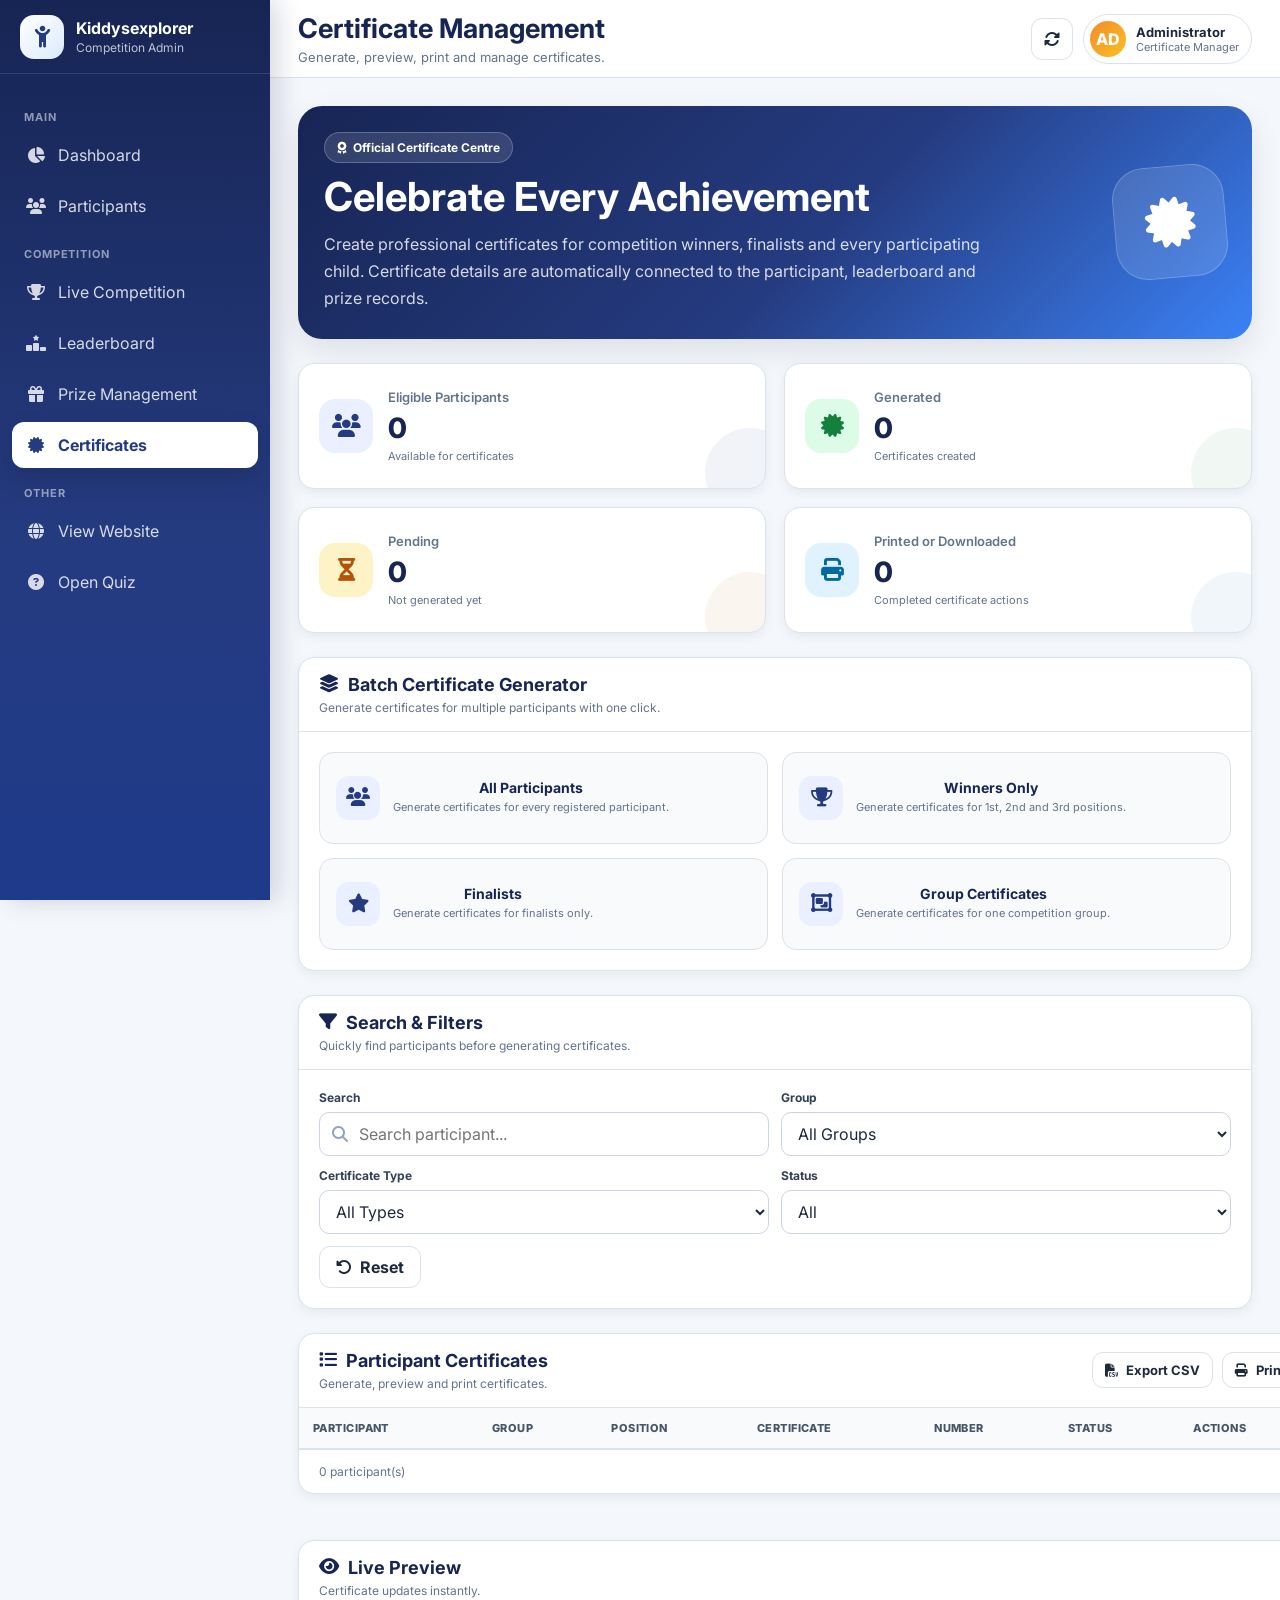
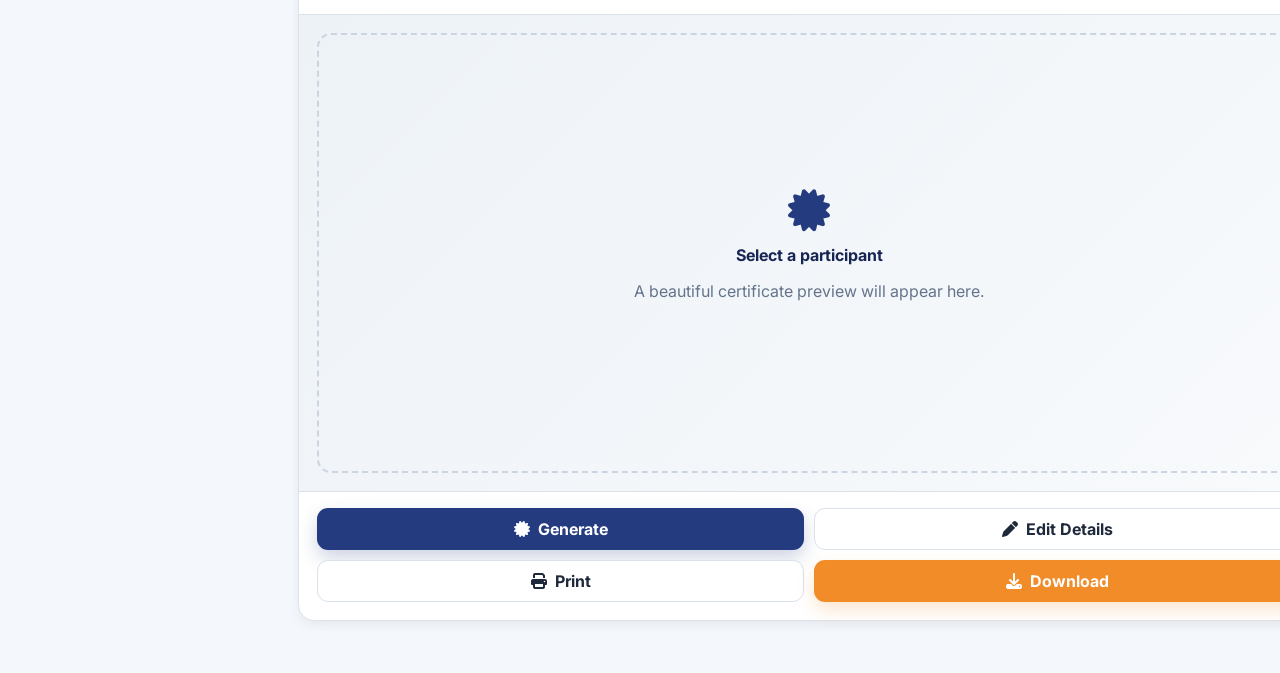
<file: admin-certificates.html>
<!DOCTYPE html>
<html lang="en">

<head>

    <meta charset="UTF-8">

    <meta name="viewport" content="width=device-width, initial-scale=1.0">

    <meta name="description" content="Kiddysexplorer certificate management and certificate generator.">

    <title>
        Certificate Management | Kiddysexplorer Admin
    </title>

    <link rel="preconnect" href="https://fonts.googleapis.com">

    <link rel="preconnect" href="https://fonts.gstatic.com" crossorigin>

    <link
        href="https://fonts.googleapis.com/css2?family=Great+Vibes&family=Inter:wght@400;500;600;700;800&family=Playfair+Display:wght@600;700;800&display=swap"
        rel="stylesheet">

    <link rel="stylesheet" href="https://cdnjs.cloudflare.com/ajax/libs/font-awesome/6.5.2/css/all.min.css">
    <link rel="stylesheet" href="assets/css/certificate.css">


</head>

<body>

    <div class="admin-layout">

        <aside class="sidebar" id="adminSidebar">

            <div class="sidebar-header">

                <div class="brand-logo">

                    <i class="fas fa-child-reaching"></i>

                </div>

                <div class="brand-text">

                    <strong>
                        Kiddysexplorer
                    </strong>

                    <span>
                        Competition Admin
                    </span>

                </div>

                <button class="sidebar-close-btn" id="sidebarCloseBtn" type="button" aria-label="Close navigation">

                    <i class="fas fa-xmark"></i>

                </button>

            </div>


            <nav class="sidebar-nav">

                <div class="nav-label">
                    Main
                </div>

                <a class="nav-link" href="admin-dashboard.html">

                    <i class="fas fa-chart-pie"></i>

                    <span>
                        Dashboard
                    </span>

                </a>

                <a class="nav-link" href="admin-participants.html">

                    <i class="fas fa-users"></i>

                    <span>
                        Participants
                    </span>

                </a>


                <div class="nav-label">
                    Competition
                </div>

                <a class="nav-link" href="admin-live-competition.html">

                    <i class="fas fa-trophy"></i>

                    <span>
                        Live Competition
                    </span>

                </a>

                <a class="nav-link" href="admin-leaderboard.html">

                    <i class="fas fa-ranking-star"></i>

                    <span>
                        Leaderboard
                    </span>

                </a>

                <a class="nav-link" href="admin-prizes.html">

                    <i class="fas fa-gift"></i>

                    <span>
                        Prize Management
                    </span>

                </a>

                <a class="nav-link active" href="admin-certificates.html">

                    <i class="fas fa-certificate"></i>

                    <span>
                        Certificates
                    </span>

                </a>


                <div class="nav-label">
                    Other
                </div>

                <a class="nav-link" href="index.html" target="_blank">

                    <i class="fas fa-globe"></i>

                    <span>
                        View Website
                    </span>

                </a>

                <a class="nav-link" href="quiz.html" target="_blank">

                    <i class="fas fa-circle-question"></i>

                    <span>
                        Open Quiz
                    </span>

                </a>

            </nav>

        </aside>


        <div class="sidebar-overlay" id="sidebarOverlay"></div>


        <main class="main-area">

            <header class="top-header">

                <button class="menu-toggle" id="menuToggleBtn" type="button" aria-label="Open navigation">

                    <i class="fas fa-bars"></i>

                </button>

                <div class="header-title">

                    <h1>
                        Certificate Management
                    </h1>

                    <p>
                        Generate, preview, print and manage certificates.
                    </p>

                </div>

                <div class="header-actions">

                    <button class="button button-light button-icon" id="refreshCertificatesBtn" type="button"
                        title="Refresh certificates">

                        <i class="fas fa-rotate"></i>

                    </button>

                    <div class="admin-profile">

                        <div class="admin-avatar">
                            AD
                        </div>

                        <div class="admin-profile-text">

                            <strong>
                                Administrator
                            </strong>

                            <span>
                                Certificate Manager
                            </span>

                        </div>

                    </div>

                </div>

            </header>


            <div class="page-content">

                <section class="page-hero">

                    <div class="page-hero-content">

                        <div class="page-hero-badge">

                            <i class="fas fa-award"></i>

                            Official Certificate Centre

                        </div>

                        <h2>
                            Celebrate Every Achievement
                        </h2>

                        <p>
                            Create professional certificates for competition
                            winners, finalists and every participating child.
                            Certificate details are automatically connected
                            to the participant, leaderboard and prize records.
                        </p>

                    </div>

                    <div class="page-hero-icon">

                        <i class="fas fa-certificate"></i>

                    </div>

                </section>


                <section class="statistics-grid">

                    <article class="stat-card total">

                        <div class="stat-icon">

                            <i class="fas fa-users"></i>

                        </div>

                        <div class="stat-details">

                            <div class="stat-label">
                                Eligible Participants
                            </div>

                            <div class="stat-value" id="eligibleCertificateCount">
                                0
                            </div>

                            <div class="stat-note">
                                Available for certificates
                            </div>

                        </div>

                    </article>


                    <article class="stat-card generated">

                        <div class="stat-icon">

                            <i class="fas fa-certificate"></i>

                        </div>

                        <div class="stat-details">

                            <div class="stat-label">
                                Generated
                            </div>

                            <div class="stat-value" id="generatedCertificateCount">
                                0
                            </div>

                            <div class="stat-note">
                                Certificates created
                            </div>

                        </div>

                    </article>


                    <article class="stat-card pending">

                        <div class="stat-icon">

                            <i class="fas fa-hourglass-half"></i>

                        </div>

                        <div class="stat-details">

                            <div class="stat-label">
                                Pending
                            </div>

                            <div class="stat-value" id="pendingCertificateCount">
                                0
                            </div>

                            <div class="stat-note">
                                Not generated yet
                            </div>

                        </div>

                    </article>


                    <article class="stat-card printed">

                        <div class="stat-icon">

                            <i class="fas fa-print"></i>

                        </div>

                        <div class="stat-details">

                            <div class="stat-label">
                                Printed or Downloaded
                            </div>

                            <div class="stat-value" id="printedCertificateCount">
                                0
                            </div>

                            <div class="stat-note">
                                Completed certificate actions
                            </div>

                        </div>

                    </article>

                </section>

                <section class="panel batch-panel">

                    <div class="panel-header">

                        <div class="panel-heading">

                            <h3>

                                <i class="fas fa-layer-group"></i>

                                Batch Certificate Generator

                            </h3>

                            <p>

                                Generate certificates for multiple participants with one click.

                            </p>

                        </div>

                    </div>

                    <div class="panel-body">

                        <div class="batch-grid">

                            <button class="batch-option" id="generateAllCertificatesBtn" type="button">

                                <div class="batch-option-icon">

                                    <i class="fas fa-users"></i>

                                </div>

                                <div>

                                    <strong>
                                        All Participants
                                    </strong>

                                    <span>

                                        Generate certificates for every registered participant.

                                    </span>

                                </div>

                            </button>


                            <button class="batch-option" id="generateWinnerCertificatesBtn" type="button">

                                <div class="batch-option-icon">

                                    <i class="fas fa-trophy"></i>

                                </div>

                                <div>

                                    <strong>
                                        Winners Only
                                    </strong>

                                    <span>

                                        Generate certificates for 1st, 2nd and 3rd positions.

                                    </span>

                                </div>

                            </button>


                            <button class="batch-option" id="generateFinalistsBtn" type="button">

                                <div class="batch-option-icon">

                                    <i class="fas fa-star"></i>

                                </div>

                                <div>

                                    <strong>
                                        Finalists
                                    </strong>

                                    <span>

                                        Generate certificates for finalists only.

                                    </span>

                                </div>

                            </button>


                            <button class="batch-option" id="generateGroupCertificatesBtn" type="button">

                                <div class="batch-option-icon">

                                    <i class="fas fa-object-group"></i>

                                </div>

                                <div>

                                    <strong>
                                        Group Certificates
                                    </strong>

                                    <span>

                                        Generate certificates for one competition group.

                                    </span>

                                </div>

                            </button>

                        </div>

                    </div>

                </section>



                <section class="panel filters-panel">

                    <div class="panel-header">

                        <div class="panel-heading">

                            <h3>

                                <i class="fas fa-filter"></i>

                                Search & Filters

                            </h3>

                            <p>

                                Quickly find participants before generating certificates.

                            </p>

                        </div>

                    </div>

                    <div class="panel-body">

                        <div class="filters-grid">

                            <div class="form-group">

                                <label>

                                    Search

                                </label>

                                <div class="search-field">

                                    <i class="fas fa-search"></i>

                                    <input id="certificateSearchInput" class="form-control" type="search"
                                        placeholder="Search participant...">

                                </div>

                            </div>


                            <div class="form-group">

                                <label>

                                    Group

                                </label>

                                <select id="certificateGroupFilter" class="form-control">

                                    <option value="">

                                        All Groups

                                    </option>

                                    <option value="A">

                                        Group A

                                    </option>

                                    <option value="B">

                                        Group B

                                    </option>

                                    <option value="C">

                                        Group C

                                    </option>

                                </select>

                            </div>


                            <div class="form-group">

                                <label>

                                    Certificate Type

                                </label>

                                <select id="certificateTypeFilter" class="form-control">

                                    <option value="">

                                        All Types

                                    </option>

                                    <option>

                                        Gold Certificate

                                    </option>

                                    <option>

                                        Silver Certificate

                                    </option>

                                    <option>

                                        Bronze Certificate

                                    </option>

                                    <option>

                                        Participation Certificate

                                    </option>

                                </select>

                            </div>


                            <div class="form-group">

                                <label>

                                    Status

                                </label>

                                <select id="certificateStatusFilter" class="form-control">

                                    <option value="">

                                        All

                                    </option>

                                    <option>

                                        Generated

                                    </option>

                                    <option>

                                        Pending

                                    </option>

                                    <option>

                                        Printed

                                    </option>

                                </select>

                            </div>


                            <div class="form-group">

                                <button id="resetCertificateFiltersBtn" class="button button-light" type="button">

                                    <i class="fas fa-rotate-left"></i>

                                    Reset

                                </button>

                            </div>

                        </div>

                    </div>

                </section>



                <section class="certificate-workspace">



                    <section class="panel certificate-list-panel">

                        <div class="panel-header">

                            <div class="panel-heading">

                                <h3>

                                    <i class="fas fa-list"></i>

                                    Participant Certificates

                                </h3>

                                <p>

                                    Generate, preview and print certificates.

                                </p>

                            </div>

                            <div class="panel-actions">

                                <button id="exportCertificatesBtn" class="button button-light button-sm" type="button">

                                    <i class="fas fa-file-csv"></i>

                                    Export CSV

                                </button>

                                <button id="printCertificatesBtn" class="button button-light button-sm" type="button">

                                    <i class="fas fa-print"></i>

                                    Print

                                </button>

                            </div>

                        </div>

                        <div class="table-container" id="certificateTableContainer">

                            <table class="data-table">

                                <thead>

                                    <tr>

                                        <th>

                                            Participant

                                        </th>

                                        <th>

                                            Group

                                        </th>

                                        <th>

                                            Position

                                        </th>

                                        <th>

                                            Certificate

                                        </th>

                                        <th>

                                            Number

                                        </th>

                                        <th>

                                            Status

                                        </th>

                                        <th>

                                            Actions

                                        </th>

                                    </tr>

                                </thead>

                                <tbody id="certificateTableBody"></tbody>

                            </table>

                        </div>

                        <div id="certificateEmptyState" class="empty-state" hidden>

                            <div class="empty-state-icon">

                                <i class="fas fa-certificate"></i>

                            </div>

                            <h4>

                                No certificates found

                            </h4>

                            <p>

                                Try changing your search or filter options.

                            </p>

                        </div>

                        <div class="result-summary" id="certificateResultSummary">

                            Showing 0 participants

                        </div>

                    </section>



                    <aside class="panel preview-panel">

                        <div class="panel-header">

                            <div class="panel-heading">

                                <h3>

                                    <i class="fas fa-eye"></i>

                                    Live Preview

                                </h3>

                                <p>

                                    Certificate updates instantly.

                                </p>

                            </div>

                        </div>

                        <div class="certificate-preview-wrapper" id="certificatePreviewWrapper">

                            <div class="preview-placeholder" id="certificatePlaceholder">

                                <div>

                                    <i class="fas fa-certificate"></i>

                                    <strong>

                                        Select a participant

                                    </strong>

                                    <p>

                                        A beautiful certificate preview will appear here.

                                    </p>

                                </div>

                            </div>

                            <div id="certificatePreview" class="certificate-preview" hidden>

                                <div class="certificate-logo">

                                    <i class="fas fa-child-reaching"></i>

                                </div>

                                <div class="certificate-organization">

                                    Kiddysexplorer Quiz Competition

                                </div>

                                <h2 class="certificate-title" id="previewCertificateTitle">

                                    Certificate of Participation

                                </h2>

                                <div class="certificate-subtitle">

                                    Proudly Presented To

                                </div>

                                <p class="certificate-presented">

                                    This certificate is awarded to

                                </p>

                                <div class="certificate-name" id="previewParticipantName">

                                    Participant Name

                                </div>

                                <p class="certificate-description" id="previewCertificateDescription">

                                    For taking part in the Kiddysexplorer Quiz Competition
                                    and demonstrating enthusiasm, confidence and a love of learning.

                                </p>

                                <div class="certificate-footer">

                                    <div class="signature-block">

                                        <div class="signature-line"></div>

                                        <div class="signature-name" id="previewOrganizerName">

                                            Competition Coordinator

                                        </div>

                                        <div class="signature-role">

                                            Organizer Signature

                                        </div>

                                    </div>

                                    <div class="certificate-seal">

                                        Official
                                        <br>
                                        Certificate
                                        <br>
                                        Seal

                                    </div>

                                    <div class="signature-block">

                                        <div class="signature-line"></div>

                                        <div class="signature-name" id="previewCertificateDate">

                                            Competition Date

                                        </div>

                                        <div class="signature-role">

                                            Date Awarded

                                        </div>

                                    </div>

                                </div>

                                <div class="certificate-number" id="previewCertificateNumber">

                                    Certificate No: KX-2026-0001

                                </div>

                            </div>

                        </div>

                        <div class="preview-actions">

                            <button id="generateSelectedCertificateBtn" class="button button-primary" type="button"
                                disabled>

                                <i class="fas fa-certificate"></i>

                                Generate

                            </button>

                            <button id="editSelectedCertificateBtn" class="button button-light" type="button" disabled>

                                <i class="fas fa-pen"></i>

                                Edit Details

                            </button>

                            <button id="printSelectedCertificateBtn" class="button button-light" type="button" disabled>

                                <i class="fas fa-print"></i>

                                Print

                            </button>

                            <button id="downloadSelectedCertificateBtn" class="button button-secondary" type="button"
                                disabled>

                                <i class="fas fa-download"></i>

                                Download

                            </button>

                        </div>

                    </aside>

                </section>

            </div>

        </main>

    </div>

    <!-- DELETE CERTIFICATE CONFIRMATION MODAL -->

    <div id="deleteCertificateModal" class="modal" hidden aria-hidden="true">
        <div class="delete-certificate-dialog">

            <div class="delete-certificate-icon">
                <i class="fas fa-triangle-exclamation"></i>
            </div>

            <h2>
                Delete Certificate?
            </h2>

            <p>
                You are about to permanently delete the certificate for
                <strong id="deleteCertificateParticipantName">
                    this participant
                </strong>.
            </p>

            <p class="delete-certificate-warning">
                This action cannot be undone.
            </p>

            <div class="delete-certificate-actions">

                <button id="cancelDeleteCertificateBtn" class="button button-light" type="button">
                    Cancel
                </button>

                <button id="confirmDeleteCertificateBtn" class="button button-danger" type="button">
                    <i class="fas fa-trash"></i>
                    Yes, Delete
                </button>

            </div>

        </div>
    </div>

    <div class="modal" id="certificateModal" hidden>

        <div class="modal-dialog large">

            <div class="modal-header">

                <div>

                    <h3 id="certificateModalTitle">

                        Generate Certificate

                    </h3>

                    <p>

                        Review and update the certificate information before generating it.

                    </p>

                </div>

                <button class="modal-close" id="closeCertificateModalBtn" type="button"
                    aria-label="Close certificate modal">

                    <i class="fas fa-xmark"></i>

                </button>

            </div>

            <form id="certificateForm">

                <div class="modal-body">

                    <input id="certificateRecordId" type="hidden">

                    <input id="certificateParticipantId" type="hidden">

                    <div class="participant-preview-card" id="certificateParticipantPreview">

                        <div class="participant-preview-avatar" id="certificateParticipantInitials">

                            PN

                        </div>

                        <div>

                            <strong id="certificateParticipantPreviewName">

                                Participant Name

                            </strong>

                            <span id="certificateParticipantPreviewDetails">

                                Group — • Position —

                            </span>

                        </div>

                    </div>

                    <div class="form-grid" style="margin-top: 20px;">

                        <div class="form-group">

                            <label for="certificateType">

                                Certificate Type

                            </label>

                            <select id="certificateType" class="form-control" required>

                                <option value="Gold Certificate">

                                    Gold Certificate

                                </option>

                                <option value="Silver Certificate">

                                    Silver Certificate

                                </option>

                                <option value="Bronze Certificate">

                                    Bronze Certificate

                                </option>

                                <option value="Participation Certificate">

                                    Participation Certificate

                                </option>

                                <option value="Finalist Certificate">

                                    Finalist Certificate

                                </option>

                                <option value="Appreciation Certificate">

                                    Appreciation Certificate

                                </option>

                            </select>

                        </div>

                        <div class="form-group">

                            <label for="certificateNumber">

                                Certificate Number

                            </label>

                            <input id="certificateNumber" class="form-control" type="text" required>

                        </div>

                        <div class="form-group">

                            <label for="certificateGroup">

                                Competition Group

                            </label>

                            <select id="certificateGroup" class="form-control">

                                <option value="">

                                    Select Group

                                </option>

                                <option value="A">

                                    Group A

                                </option>

                                <option value="B">

                                    Group B

                                </option>

                                <option value="C">

                                    Group C

                                </option>

                            </select>

                        </div>

                        <div class="form-group">

                            <label for="certificatePosition">

                                Position

                            </label>

                            <input id="certificatePosition" class="form-control" type="number" min="1"
                                placeholder="Example: 1">

                        </div>

                        <div class="form-group">

                            <label for="certificateAwardDate">

                                Award Date

                            </label>

                            <input id="certificateAwardDate" class="form-control" type="date" required>

                        </div>

                        <div class="form-group">

                            <label for="certificateOrganizer">

                                Organizer Name

                            </label>

                            <input id="certificateOrganizer" class="form-control" type="text"
                                value="Kiddysexplorer Coordinator" required>

                        </div>

                        <div class="form-group full-width">

                            <label for="certificateDescription">

                                Certificate Description

                            </label>

                            <textarea id="certificateDescription" class="form-control" required></textarea>

                        </div>

                        <div class="form-group">

                            <label for="certificateStatus">

                                Status

                            </label>

                            <select id="certificateStatus" class="form-control">

                                <option value="Generated">

                                    Generated

                                </option>

                                <option value="Printed">

                                    Printed

                                </option>

                                <option value="Downloaded">

                                    Downloaded

                                </option>

                            </select>

                        </div>

                        <div class="form-group">

                            <label for="certificateFormat">

                                Preferred Format

                            </label>

                            <select id="certificateFormat" class="form-control">

                                <option value="PDF">

                                    PDF

                                </option>

                                <option value="PNG">

                                    PNG

                                </option>

                                <option value="JPG">

                                    JPG

                                </option>

                            </select>

                        </div>

                        <div class="form-group full-width">

                            <label class="checkbox-row">

                                <input id="includeCertificateSeal" type="checkbox" checked>

                                <span>

                                    Include the official certificate seal

                                </span>

                            </label>

                        </div>

                    </div>

                </div>

                <div class="modal-footer">

                    <button class="button button-light" id="cancelCertificateBtn" type="button">

                        Cancel

                    </button>

                    <button class="button button-primary" type="submit">

                        <i class="fas fa-certificate"></i>

                        Save Certificate

                    </button>

                </div>

            </form>

        </div>

    </div>



    <div class="modal" id="groupCertificateModal" hidden>

        <div class="modal-dialog">

            <div class="modal-header">

                <div>

                    <h3>

                        Generate Group Certificates

                    </h3>

                    <p>

                        Select the group whose certificates should be generated.

                    </p>

                </div>

                <button class="modal-close" id="closeGroupCertificateModalBtn" type="button"
                    aria-label="Close group certificate modal">

                    <i class="fas fa-xmark"></i>

                </button>

            </div>

            <div class="modal-body">

                <div class="form-group">

                    <label for="batchCertificateGroup">

                        Competition Group

                    </label>

                    <select id="batchCertificateGroup" class="form-control">

                        <option value="">

                            Select a group

                        </option>

                        <option value="A">

                            Group A

                        </option>

                        <option value="B">

                            Group B

                        </option>

                        <option value="C">

                            Group C

                        </option>

                    </select>

                </div>

            </div>

            <div class="modal-footer">

                <button id="cancelGroupCertificateBtn" class="button button-light" type="button">

                    Cancel

                </button>

                <button id="confirmGroupCertificatesBtn" class="button button-primary" type="button">

                    <i class="fas fa-layer-group"></i>

                    Generate Certificates

                </button>

            </div>

        </div>

    </div>



    <script src="assets/js/adminCommon.js"></script>

    <script src="assets/js/participantStore.js"></script>

    <script src="assets/js/adminCertificates.js"></script>

</body>

</html>
</file>
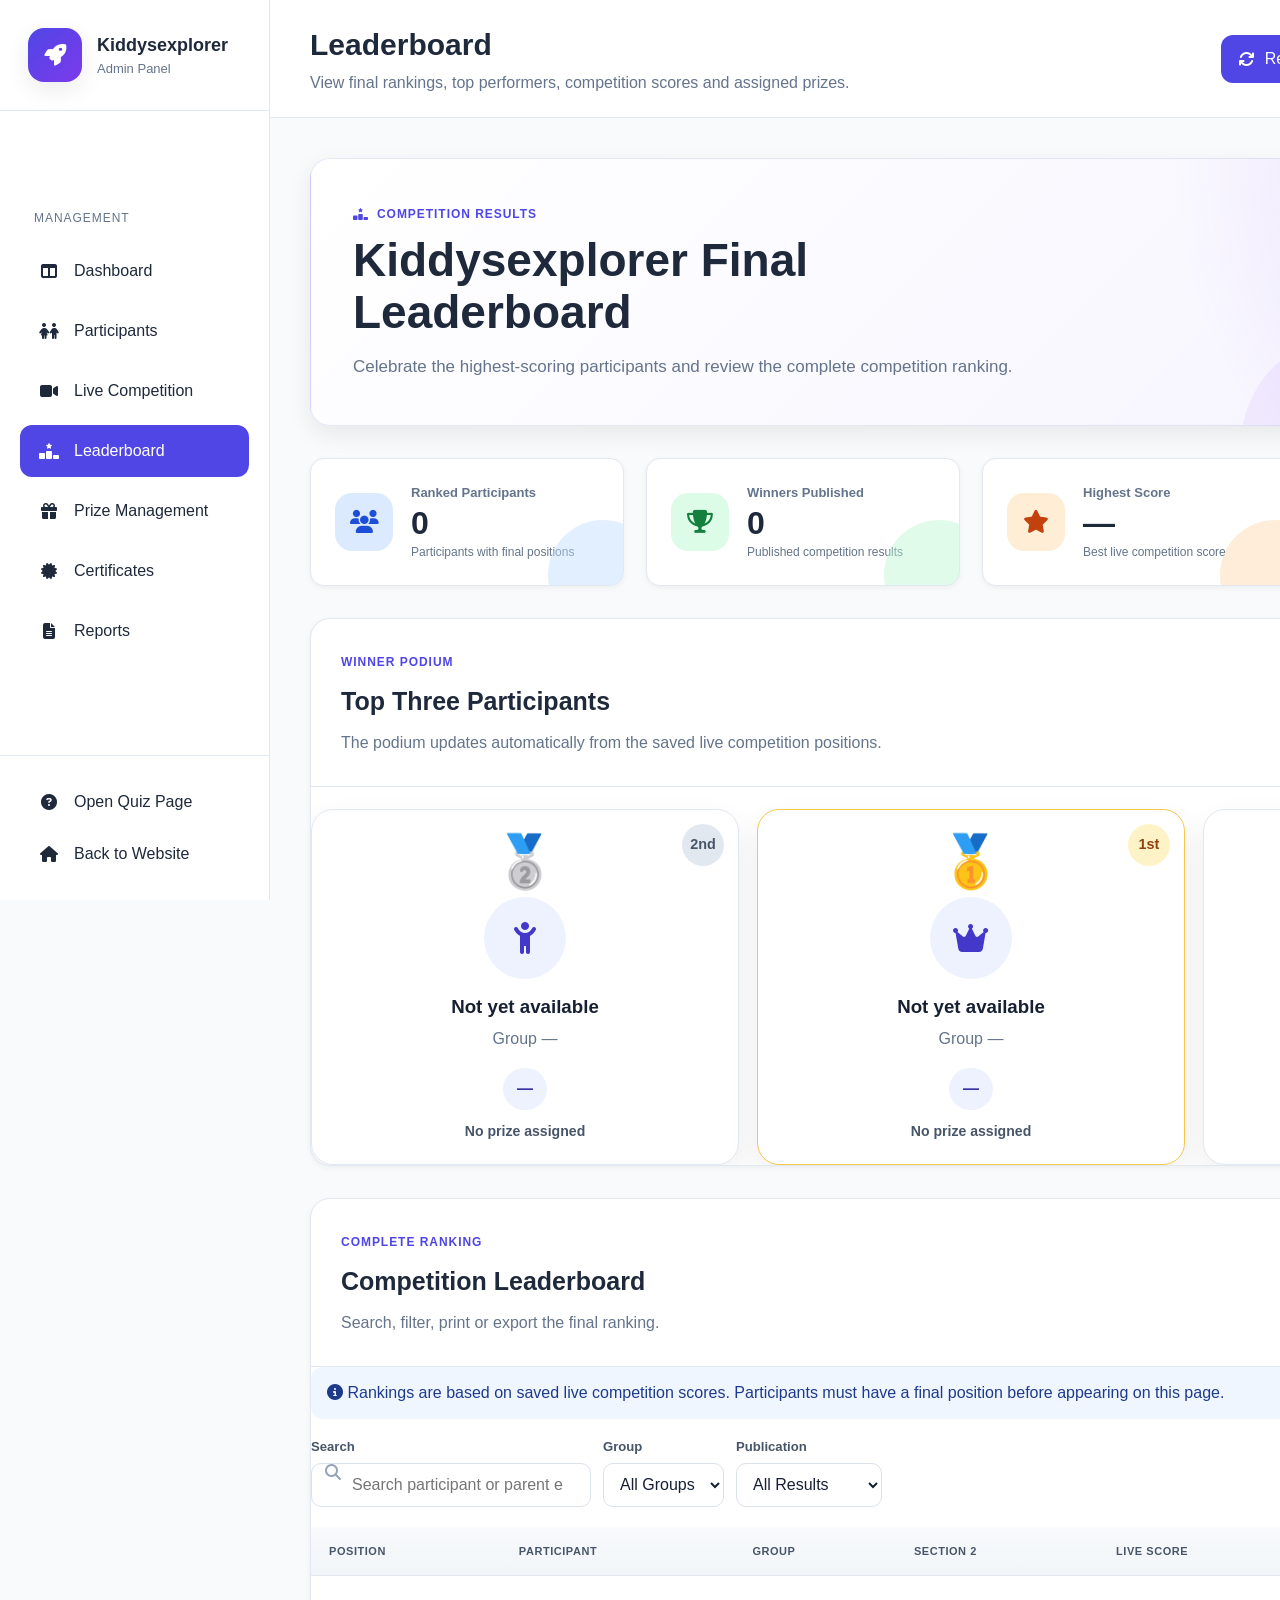
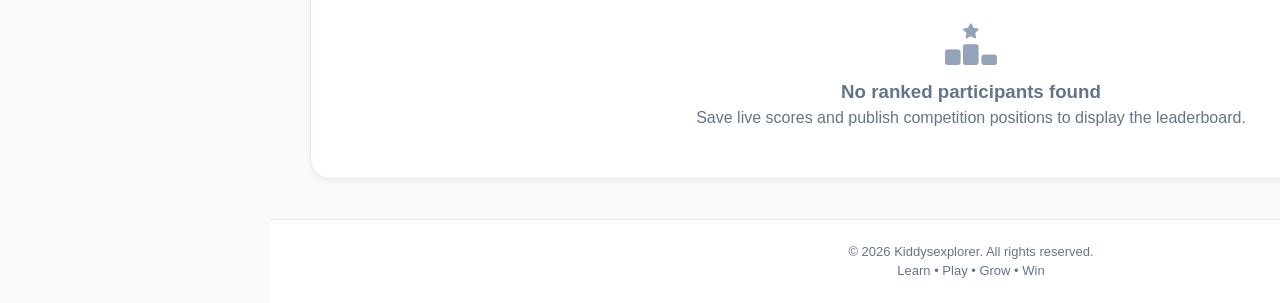
<file: admin-leaderboard.html>
<!DOCTYPE html>
<html lang="en">

<head>
    <meta charset="UTF-8">
    <meta name="viewport" content="width=device-width, initial-scale=1.0">
    <meta name="description" content="View and manage the Kiddysexplorer live competition leaderboard.">

    <title>Leaderboard | Kiddysexplorer Admin</title>

    <link rel="stylesheet" href="https://cdnjs.cloudflare.com/ajax/libs/font-awesome/6.5.2/css/all.min.css">

    <link rel="stylesheet" href="assets/css/admin.css">

    <style>
        .leaderboard-toolbar {
            display: flex;
            align-items: end;
            justify-content: space-between;
            gap: 16px;
            flex-wrap: wrap;
            margin-bottom: 20px;
        }

        .leaderboard-toolbar-left,
        .leaderboard-toolbar-right {
            display: flex;
            align-items: end;
            gap: 12px;
            flex-wrap: wrap;
        }

        .leaderboard-field {
            display: flex;
            flex-direction: column;
            gap: 6px;
        }

        .leaderboard-field label {
            color: #475569;
            font-size: 0.82rem;
            font-weight: 700;
        }

        .leaderboard-field input,
        .leaderboard-field select {
            min-height: 44px;
            border: 1px solid #dbe2ea;
            border-radius: 10px;
            background: #ffffff;
            color: #172033;
            padding: 0 12px;
        }

        .leaderboard-search {
            position: relative;
            min-width: 280px;
        }

        .leaderboard-search i {
            position: absolute;
            top: 50%;
            left: 14px;
            color: #94a3b8;
            transform: translateY(-50%);
        }

        .leaderboard-search input {
            width: 100%;
            padding-left: 40px;
        }

        .leaderboard-note {
            margin-bottom: 18px;
            padding: 14px 16px;
            border-radius: 12px;
            background: #eff6ff;
            color: #1e3a8a;
        }

        .podium-grid {
            display: grid;
            grid-template-columns: repeat(3, minmax(0, 1fr));
            align-items: end;
            gap: 18px;
            margin-top: 22px;
        }

        .podium-card {
            position: relative;
            overflow: hidden;
            border: 1px solid #e2e8f0;
            border-radius: 22px;
            background: #ffffff;
            padding: 26px 20px 22px;
            text-align: center;
            box-shadow: 0 12px 30px rgba(15, 23, 42, 0.07);
        }

        .podium-card.first {
            min-height: 330px;
            border-color: #f6c84c;
        }

        .podium-card.second,
        .podium-card.third {
            min-height: 285px;
        }

        .podium-rank {
            position: absolute;
            top: 14px;
            right: 14px;
            display: inline-flex;
            align-items: center;
            justify-content: center;
            min-width: 42px;
            height: 42px;
            border-radius: 999px;
            background: #f1f5f9;
            color: #334155;
            font-size: 0.9rem;
            font-weight: 900;
        }

        .podium-card.first .podium-rank {
            background: #fef3c7;
            color: #92400e;
        }

        .podium-card.second .podium-rank {
            background: #e2e8f0;
            color: #475569;
        }

        .podium-card.third .podium-rank {
            background: #ffedd5;
            color: #9a3412;
        }

        .podium-medal {
            margin-bottom: 10px;
            font-size: 3.2rem;
            line-height: 1;
        }

        .podium-avatar {
            display: inline-flex;
            align-items: center;
            justify-content: center;
            width: 82px;
            height: 82px;
            margin-bottom: 14px;
            border-radius: 50%;
            background: #eef2ff;
            color: #4338ca;
            font-size: 2rem;
        }

        .podium-card h3 {
            margin: 0 0 6px;
            color: #172033;
        }

        .podium-card p {
            margin: 4px 0;
            color: #64748b;
        }

        .podium-score {
            display: inline-flex;
            align-items: center;
            gap: 7px;
            margin-top: 13px;
            padding: 9px 14px;
            border-radius: 999px;
            background: #eef2ff;
            color: #3730a3;
            font-weight: 900;
        }

        .podium-prize {
            display: block;
            margin-top: 11px;
            color: #475569;
            font-size: 0.88rem;
            font-weight: 700;
        }

        .leader-position {
            display: inline-flex;
            align-items: center;
            justify-content: center;
            min-width: 54px;
            padding: 7px 11px;
            border-radius: 999px;
            background: #eef2ff;
            color: #3730a3;
            font-weight: 900;
        }

        .leader-position.first {
            background: #fef3c7;
            color: #92400e;
        }

        .leader-position.second {
            background: #f1f5f9;
            color: #475569;
        }

        .leader-position.third {
            background: #ffedd5;
            color: #9a3412;
        }

        .leader-score {
            font-weight: 900;
            color: #172033;
        }

        .leader-prize {
            display: inline-flex;
            padding: 6px 10px;
            border-radius: 999px;
            background: #f0fdf4;
            color: #166534;
            font-size: 0.82rem;
            font-weight: 800;
        }

        .leader-status {
            display: inline-flex;
            padding: 6px 10px;
            border-radius: 999px;
            background: #dbeafe;
            color: #1d4ed8;
            font-size: 0.8rem;
            font-weight: 800;
        }

        .leader-status.published {
            background: #dcfce7;
            color: #166534;
        }

        .leaderboard-empty {
            padding: 48px 20px;
            color: #64748b;
            text-align: center;
        }

        .leaderboard-empty i {
            margin-bottom: 12px;
            color: #94a3b8;
            font-size: 2.6rem;
        }

        @media (max-width: 900px) {
            .podium-grid {
                grid-template-columns: 1fr;
            }

            .podium-card.first,
            .podium-card.second,
            .podium-card.third {
                min-height: auto;
            }

            .leaderboard-search {
                min-width: 100%;
            }
        }

        @media print {

            .admin-sidebar,
            .admin-header,
            .admin-footer,
            .leaderboard-toolbar,
            .admin-export-actions,
            .admin-menu-btn,
            #adminOverlay {
                display: none !important;
            }

            .admin-main {
                margin: 0 !important;
            }

            .admin-content {
                padding: 0 !important;
            }

            .admin-panel,
            .admin-welcome,
            .admin-stat-card,
            .podium-card {
                box-shadow: none !important;
            }
        }
    </style>
</head>

<body class="admin-page">

    <div id="adminOverlay" class="admin-overlay" aria-hidden="true"></div>


    <aside id="adminSidebar" class="admin-sidebar">
        <div class="sidebar-brand">

            <div class="sidebar-logo">
                <i class="fas fa-rocket"></i>
            </div>

            <div class="sidebar-brand-text">
                <strong>Kiddysexplorer</strong>
                <span>Admin Panel</span>
            </div>

        </div>


        <nav class="sidebar-navigation" aria-label="Admin navigation">
            <span class="sidebar-section-title">
                Management
            </span>

            <a href="admin-dashboard.html" class="sidebar-link">
                <i class="fas fa-table-columns"></i>
                <span>Dashboard</span>
            </a>

            <a href="admin-participants.html" class="sidebar-link">
                <i class="fas fa-children"></i>
                <span>Participants</span>
            </a>

            <a href="admin-live-competition.html" class="sidebar-link">
                <i class="fas fa-video"></i>
                <span>Live Competition</span>
            </a>

            <a href="admin-leaderboard.html" class="sidebar-link active">
                <i class="fas fa-ranking-star"></i>
                <span>Leaderboard</span>
            </a>

            <a href="admin-prizes.html" class="sidebar-link">
                <i class="fas fa-gift"></i>
                <span>Prize Management</span>
            </a>

            <a href="admin-certificates.html" class="sidebar-link">
                <i class="fas fa-certificate"></i>
                <span>Certificates</span>
            </a>

            <a href="admin-reports.html" class="sidebar-link">
                <i class="fas fa-file-lines"></i>
                <span>Reports</span>
            </a>
        </nav>


        <div class="sidebar-bottom">

            <a href="quiz.html" class="sidebar-link">
                <i class="fas fa-circle-question"></i>
                <span>Open Quiz Page</span>
            </a>

            <a href="index.html" class="sidebar-link">
                <i class="fas fa-house"></i>
                <span>Back to Website</span>
            </a>

        </div>
    </aside>


    <main class="admin-main">

        <header class="admin-header">

            <div class="admin-header-left">

                <button id="adminMenuBtn" class="admin-menu-btn" type="button" aria-label="Open administration menu"
                    aria-controls="adminSidebar" aria-expanded="false">
                    <i class="fas fa-bars"></i>
                </button>

                <div>
                    <h1>Leaderboard</h1>

                    <p>
                        View final rankings, top performers,
                        competition scores and assigned prizes.
                    </p>
                </div>

            </div>


            <div class="admin-header-right">

                <button id="refreshLeaderboardBtn" class="header-action-btn" type="button">
                    <i class="fas fa-arrows-rotate"></i>
                    <span>Refresh</span>
                </button>

                <div class="admin-profile">

                    <div class="admin-avatar">
                        <i class="fas fa-user-shield"></i>
                    </div>

                    <div>
                        <strong>Administrator</strong>
                        <span>Kiddysexplorer</span>
                    </div>

                </div>
            </div>
        </header>


        <div class="admin-content">

            <section class="admin-welcome">

                <div class="welcome-content">

                    <span class="admin-label">
                        <i class="fas fa-ranking-star"></i>
                        Competition Results
                    </span>

                    <h2>
                        Kiddysexplorer Final Leaderboard
                    </h2>

                    <p>
                        Celebrate the highest-scoring participants
                        and review the complete competition ranking.
                    </p>

                </div>

                <div class="welcome-icon">
                    <i class="fas fa-trophy"></i>
                </div>

            </section>


            <section class="admin-stat-grid" aria-label="Leaderboard statistics">

                <article class="admin-stat-card stat-blue">

                    <div class="stat-icon">
                        <i class="fas fa-users"></i>
                    </div>

                    <div class="stat-content">
                        <span>Ranked Participants</span>
                        <h3 id="leaderRankedCount">0</h3>
                        <p>Participants with final positions</p>
                    </div>

                </article>


                <article class="admin-stat-card stat-green">

                    <div class="stat-icon">
                        <i class="fas fa-trophy"></i>
                    </div>

                    <div class="stat-content">
                        <span>Winners Published</span>
                        <h3 id="leaderPublishedCount">0</h3>
                        <p>Published competition results</p>
                    </div>

                </article>


                <article class="admin-stat-card stat-orange">

                    <div class="stat-icon">
                        <i class="fas fa-star"></i>
                    </div>

                    <div class="stat-content">
                        <span>Highest Score</span>
                        <h3 id="leaderHighestScore">—</h3>
                        <p>Best live competition score</p>
                    </div>

                </article>


                <article class="admin-stat-card stat-purple">

                    <div class="stat-icon">
                        <i class="fas fa-layer-group"></i>
                    </div>

                    <div class="stat-content">
                        <span>Groups Represented</span>
                        <h3 id="leaderGroupCount">0</h3>
                        <p>Groups appearing in the ranking</p>
                    </div>

                </article>

            </section>


            <section class="admin-panel">

                <div class="admin-panel-header">

                    <div>
                        <span class="panel-label">
                            Winner Podium
                        </span>

                        <h2>Top Three Participants</h2>

                        <p>
                            The podium updates automatically from
                            the saved live competition positions.
                        </p>
                    </div>

                </div>


                <div id="leaderboardPodium" class="podium-grid">

                    <article class="podium-card second">

                        <span class="podium-rank">
                            2nd
                        </span>

                        <div class="podium-medal">
                            🥈
                        </div>

                        <div class="podium-avatar">
                            <i class="fas fa-child-reaching"></i>
                        </div>

                        <h3 id="leaderSecondName">
                            Not yet available
                        </h3>

                        <p id="leaderSecondGroup">
                            Group —
                        </p>

                        <span id="leaderSecondScore" class="podium-score">
                            <i class="fas fa-star"></i>
                            —
                        </span>

                        <span id="leaderSecondPrize" class="podium-prize">
                            No prize assigned
                        </span>

                    </article>


                    <article class="podium-card first">

                        <span class="podium-rank">
                            1st
                        </span>

                        <div class="podium-medal">
                            🥇
                        </div>

                        <div class="podium-avatar">
                            <i class="fas fa-crown"></i>
                        </div>

                        <h3 id="leaderFirstName">
                            Not yet available
                        </h3>

                        <p id="leaderFirstGroup">
                            Group —
                        </p>

                        <span id="leaderFirstScore" class="podium-score">
                            <i class="fas fa-star"></i>
                            —
                        </span>

                        <span id="leaderFirstPrize" class="podium-prize">
                            No prize assigned
                        </span>

                    </article>


                    <article class="podium-card third">

                        <span class="podium-rank">
                            3rd
                        </span>

                        <div class="podium-medal">
                            🥉
                        </div>

                        <div class="podium-avatar">
                            <i class="fas fa-child-reaching"></i>
                        </div>

                        <h3 id="leaderThirdName">
                            Not yet available
                        </h3>

                        <p id="leaderThirdGroup">
                            Group —
                        </p>

                        <span id="leaderThirdScore" class="podium-score">
                            <i class="fas fa-star"></i>
                            —
                        </span>

                        <span id="leaderThirdPrize" class="podium-prize">
                            No prize assigned
                        </span>

                    </article>

                </div>

            </section>


            <section class="admin-panel">

                <div class="admin-panel-header">

                    <div>
                        <span class="panel-label">
                            Complete Ranking
                        </span>

                        <h2>Competition Leaderboard</h2>

                        <p>
                            Search, filter, print or export
                            the final ranking.
                        </p>
                    </div>


                    <div class="admin-export-actions">

                        <button id="exportLeaderboardCsvBtn" class="admin-btn admin-btn-light" type="button">
                            <i class="fas fa-file-csv"></i>
                            Export CSV
                        </button>

                        <button id="printLeaderboardBtn" class="admin-btn admin-btn-primary" type="button">
                            <i class="fas fa-print"></i>
                            Print / PDF
                        </button>

                    </div>

                </div>


                <div class="leaderboard-note">

                    <i class="fas fa-circle-info"></i>

                    Rankings are based on saved live competition
                    scores. Participants must have a final position
                    before appearing on this page.

                </div>


                <div class="leaderboard-toolbar">

                    <div class="leaderboard-toolbar-left">

                        <div class="leaderboard-field leaderboard-search">

                            <label for="leaderboardSearchInput">
                                Search
                            </label>

                            <i class="fas fa-magnifying-glass"></i>

                            <input id="leaderboardSearchInput" type="search"
                                placeholder="Search participant or parent email" autocomplete="off">

                        </div>


                        <div class="leaderboard-field">

                            <label for="leaderboardGroupFilter">
                                Group
                            </label>

                            <select id="leaderboardGroupFilter">

                                <option value="All">
                                    All Groups
                                </option>

                                <option value="A">
                                    Group A
                                </option>

                                <option value="B">
                                    Group B
                                </option>

                                <option value="C">
                                    Group C
                                </option>

                            </select>

                        </div>


                        <div class="leaderboard-field">

                            <label for="leaderboardPublishFilter">
                                Publication
                            </label>

                            <select id="leaderboardPublishFilter">

                                <option value="All">
                                    All Results
                                </option>

                                <option value="Published">
                                    Published
                                </option>

                                <option value="Not Published">
                                    Not Published
                                </option>

                            </select>

                        </div>

                    </div>

                </div>


                <div class="admin-table-container">

                    <table class="admin-table">

                        <thead>

                            <tr>
                                <th scope="col">Position</th>
                                <th scope="col">Participant</th>
                                <th scope="col">Group</th>
                                <th scope="col">Section 2</th>
                                <th scope="col">Live Score</th>
                                <th scope="col">Prize</th>
                                <th scope="col">Status</th>
                            </tr>

                        </thead>

                        <tbody id="leaderboardTableBody">
                        </tbody>

                    </table>

                </div>


                <div id="leaderboardEmptyState" class="leaderboard-empty" hidden>

                    <i class="fas fa-ranking-star"></i>

                    <h3>No ranked participants found</h3>

                    <p>
                        Save live scores and publish competition
                        positions to display the leaderboard.
                    </p>

                </div>

            </section>

        </div>


        <footer class="admin-footer">

            <p>
                &copy;
                <span id="adminCurrentYear"></span>
                Kiddysexplorer. All rights reserved.
            </p>

            <p>
                Learn • Play • Grow • Win
            </p>

        </footer>

    </main>


    <div id="adminToastContainer" class="admin-toast-container" aria-live="polite" aria-atomic="true"></div>
    <script src="assets/js/adminCommon.js"></script>
    <script src="assets/js/participantStore.js"></script>
    <script src="assets/js/adminLeaderboard.js"></script>


    <script>
        document.addEventListener(
            "DOMContentLoaded",
            function () {
                const menuButton =
                    document.getElementById(
                        "adminMenuBtn"
                    );

                const sidebar =
                    document.getElementById(
                        "adminSidebar"
                    );

                const overlay =
                    document.getElementById(
                        "adminOverlay"
                    );

                const currentYear =
                    document.getElementById(
                        "adminCurrentYear"
                    );


                function closeSidebar() {
                    sidebar?.classList.remove(
                        "sidebar-open"
                    );

                    overlay?.classList.remove(
                        "overlay-visible"
                    );

                    overlay?.setAttribute(
                        "aria-hidden",
                        "true"
                    );

                    menuButton?.setAttribute(
                        "aria-expanded",
                        "false"
                    );
                }


                menuButton?.addEventListener(
                    "click",
                    function () {
                        const isOpen =
                            sidebar?.classList.toggle(
                                "sidebar-open"
                            );

                        overlay?.classList.toggle(
                            "overlay-visible",
                            Boolean(isOpen)
                        );

                        overlay?.setAttribute(
                            "aria-hidden",
                            isOpen
                                ? "false"
                                : "true"
                        );

                        menuButton?.setAttribute(
                            "aria-expanded",
                            isOpen
                                ? "true"
                                : "false"
                        );
                    }
                );


                overlay?.addEventListener(
                    "click",
                    closeSidebar
                );


                document
                    .querySelectorAll(
                        ".sidebar-link"
                    )
                    .forEach(function (link) {
                        link.addEventListener(
                            "click",
                            closeSidebar
                        );
                    });


                window.addEventListener(
                    "resize",
                    function () {
                        if (
                            window.innerWidth >
                            1024
                        ) {
                            closeSidebar();
                        }
                    }
                );


                if (currentYear) {
                    currentYear.textContent =
                        new Date().getFullYear();
                }
            }
        );
    </script>

</body>

</html>
</file>
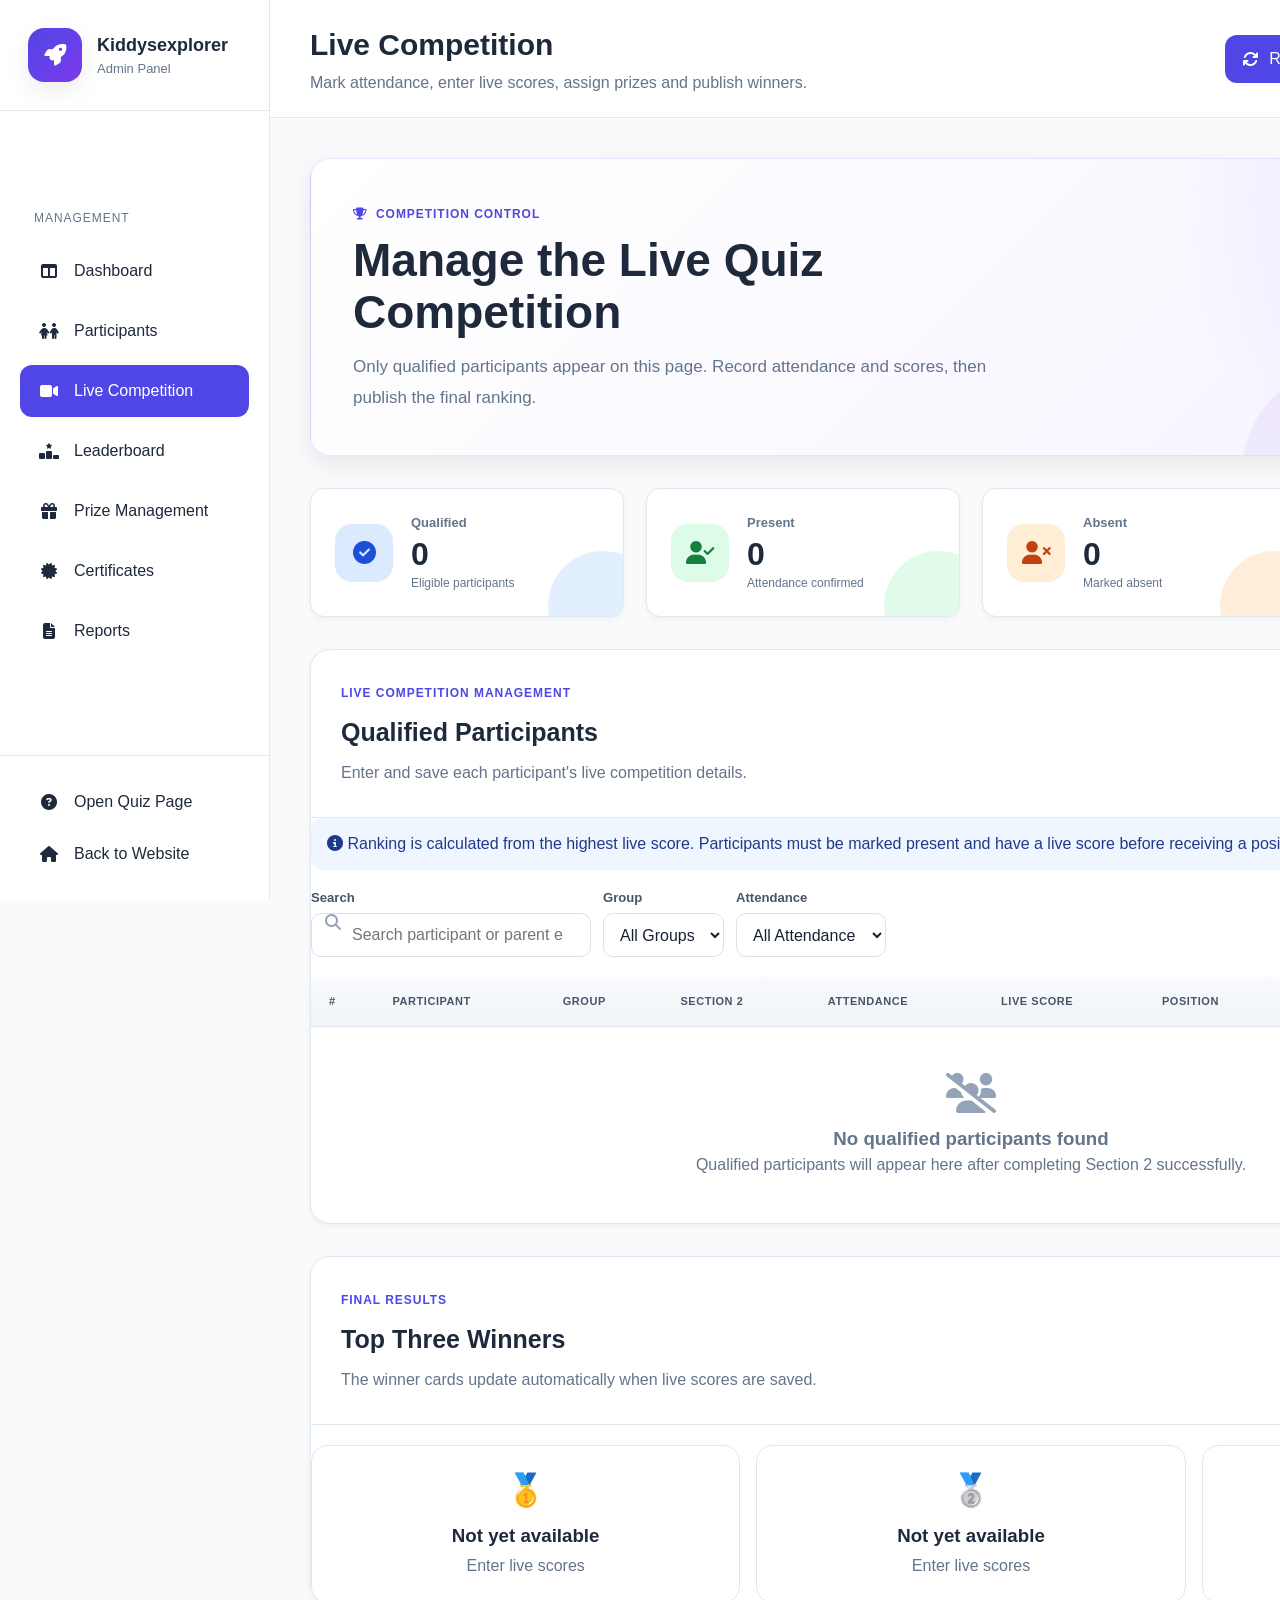
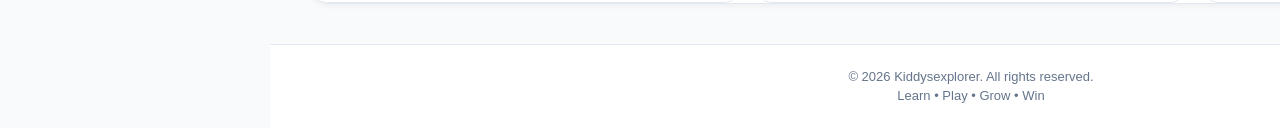
<file: admin-live-competition.html>
<!DOCTYPE html>
<html lang="en">

<head>
    <meta charset="UTF-8">
    <meta name="viewport" content="width=device-width, initial-scale=1.0">
    <meta name="description"
        content="Manage the Kiddysexplorer live quiz competition, attendance, live scores, rankings and prizes.">
    <title>Live Competition | Kiddysexplorer Admin</title>
    <link rel="stylesheet" href="https://cdnjs.cloudflare.com/ajax/libs/font-awesome/6.5.2/css/all.min.css">
    <link rel="stylesheet" href="assets/css/admin.css">
    <style>
        .competition-toolbar {
            display: flex;
            gap: 12px;
            flex-wrap: wrap;
            align-items: end;
            justify-content: space-between;
            margin-bottom: 20px;
        }

        .competition-toolbar-left,
        .competition-toolbar-right {
            display: flex;
            gap: 12px;
            flex-wrap: wrap;
            align-items: end;
        }

        .competition-field {
            display: flex;
            flex-direction: column;
            gap: 6px;
        }

        .competition-field label {
            font-size: .82rem;
            font-weight: 700;
            color: #475569;
        }

        .competition-field input,
        .competition-field select {
            min-height: 44px;
            border: 1px solid #dbe2ea;
            border-radius: 10px;
            padding: 0 12px;
            background: #fff;
            color: #172033;
        }

        .competition-search {
            position: relative;
            min-width: 280px;
        }

        .competition-search i {
            position: absolute;
            left: 14px;
            top: 50%;
            transform: translateY(-50%);
            color: #94a3b8;
        }

        .competition-search input {
            width: 100%;
            padding-left: 40px;
        }

        .live-table input[type="number"],
        .live-table select {
            width: 100%;
            min-width: 105px;
            border: 1px solid #dbe2ea;
            border-radius: 8px;
            padding: 8px 10px;
            background: #fff;
        }

        .attendance-toggle {
            display: flex;
            gap: 6px;
        }

        .attendance-btn {
            border: 1px solid #dbe2ea;
            background: #fff;
            border-radius: 8px;
            padding: 8px 10px;
            cursor: pointer;
            font-weight: 700;
            white-space: nowrap;
        }

        .attendance-btn.present.active {
            background: #dcfce7;
            border-color: #22c55e;
            color: #166534;
        }

        .attendance-btn.absent.active {
            background: #fee2e2;
            border-color: #ef4444;
            color: #991b1b;
        }

        .save-row-btn {
            border: 0;
            border-radius: 8px;
            padding: 9px 12px;
            background: #2563eb;
            color: #fff;
            font-weight: 700;
            cursor: pointer;
        }

        .position-chip {
            display: inline-flex;
            align-items: center;
            justify-content: center;
            min-width: 48px;
            padding: 7px 10px;
            border-radius: 999px;
            background: #eef2ff;
            color: #3730a3;
            font-weight: 800;
        }

        .position-chip.first {
            background: #fef3c7;
            color: #92400e;
        }

        .position-chip.second {
            background: #f1f5f9;
            color: #475569;
        }

        .position-chip.third {
            background: #ffedd5;
            color: #9a3412;
        }

        .competition-status {
            display: inline-flex;
            padding: 6px 10px;
            border-radius: 999px;
            font-weight: 700;
            font-size: .8rem;
        }

        .competition-status.ready {
            background: #dbeafe;
            color: #1d4ed8;
        }

        .competition-status.completed {
            background: #dcfce7;
            color: #166534;
        }

        .winner-panel {
            display: grid;
            grid-template-columns: repeat(3, minmax(0, 1fr));
            gap: 16px;
            margin-top: 20px;
        }

        .winner-card {
            border: 1px solid #e2e8f0;
            border-radius: 16px;
            padding: 20px;
            background: #fff;
            text-align: center;
        }

        .winner-card .medal {
            font-size: 2rem;
            margin-bottom: 8px;
        }

        .winner-card h3 {
            margin: 4px 0;
        }

        .winner-card p {
            margin: 4px 0;
            color: #64748b;
        }

        .competition-note {
            padding: 14px 16px;
            border-radius: 12px;
            background: #eff6ff;
            color: #1e3a8a;
            margin-bottom: 18px;
        }

        .live-empty {
            text-align: center;
            padding: 46px 20px;
            color: #64748b;
        }

        .live-empty i {
            font-size: 2.5rem;
            margin-bottom: 12px;
            color: #94a3b8;
        }

        @media (max-width: 900px) {
            .winner-panel {
                grid-template-columns: 1fr;
            }

            .competition-search {
                min-width: 100%;
            }
        }
    </style>
</head>

<body class="admin-page">
    <div id="adminOverlay" class="admin-overlay" aria-hidden="true"></div>

    <aside id="adminSidebar" class="admin-sidebar">
        <div class="sidebar-brand">
            <div class="sidebar-logo"><i class="fas fa-rocket"></i></div>
            <div class="sidebar-brand-text"><strong>Kiddysexplorer</strong><span>Admin Panel</span></div>
        </div>

        <nav class="sidebar-navigation" aria-label="Admin navigation">
            <span class="sidebar-section-title">Management</span>
            <a href="admin-dashboard.html" class="sidebar-link"><i
                    class="fas fa-table-columns"></i><span>Dashboard</span></a>
            <a href="admin-participants.html" class="sidebar-link"><i
                    class="fas fa-children"></i><span>Participants</span></a>
            <a href="admin-live-competition.html" class="sidebar-link active"><i class="fas fa-video"></i><span>Live
                    Competition</span></a>
            <a href="admin-leaderboard.html" class="sidebar-link"><i
                    class="fas fa-ranking-star"></i><span>Leaderboard</span></a>
            <a href="admin-prizes.html" class="sidebar-link"><i class="fas fa-gift"></i><span>Prize
                    Management</span></a>
            <a href="admin-certificates.html" class="sidebar-link"><i
                    class="fas fa-certificate"></i><span>Certificates</span></a>
            <a href="admin-reports.html" class="sidebar-link"><i class="fas fa-file-lines"></i><span>Reports</span></a>
        </nav>

        <div class="sidebar-bottom">
            <a href="quiz.html" class="sidebar-link"><i class="fas fa-circle-question"></i><span>Open Quiz
                    Page</span></a>
            <a href="index.html" class="sidebar-link"><i class="fas fa-house"></i><span>Back to Website</span></a>
        </div>
    </aside>

    <main class="admin-main">
        <header class="admin-header">
            <div class="admin-header-left">
                <button id="adminMenuBtn" class="admin-menu-btn" type="button" aria-label="Open administration menu"
                    aria-controls="adminSidebar" aria-expanded="false"><i class="fas fa-bars"></i></button>
                <div>
                    <h1>Live Competition</h1>
                    <p>Mark attendance, enter live scores, assign prizes and publish winners.</p>
                </div>
            </div>
            <div class="admin-header-right">
                <button id="refreshCompetitionBtn" class="header-action-btn" type="button"><i
                        class="fas fa-arrows-rotate"></i><span>Refresh</span></button>
                <div class="admin-profile">
                    <div class="admin-avatar"><i class="fas fa-user-shield"></i></div>
                    <div><strong>Administrator</strong><span>Kiddysexplorer</span></div>
                </div>
            </div>
        </header>

        <div class="admin-content">
            <section class="admin-welcome">
                <div class="welcome-content">
                    <span class="admin-label"><i class="fas fa-trophy"></i>Competition Control</span>
                    <h2>Manage the Live Quiz Competition</h2>
                    <p>Only qualified participants appear on this page. Record attendance and scores, then publish the
                        final ranking.</p>
                </div>
                <div class="welcome-icon"><i class="fas fa-video"></i></div>
            </section>

            <section class="admin-stat-grid" aria-label="Live competition statistics">
                <article class="admin-stat-card stat-blue">
                    <div class="stat-icon"><i class="fas fa-circle-check"></i></div>
                    <div class="stat-content"><span>Qualified</span>
                        <h3 id="liveQualifiedCount">0</h3>
                        <p>Eligible participants</p>
                    </div>
                </article>
                <article class="admin-stat-card stat-green">
                    <div class="stat-icon"><i class="fas fa-user-check"></i></div>
                    <div class="stat-content"><span>Present</span>
                        <h3 id="livePresentCount">0</h3>
                        <p>Attendance confirmed</p>
                    </div>
                </article>
                <article class="admin-stat-card stat-orange">
                    <div class="stat-icon"><i class="fas fa-user-xmark"></i></div>
                    <div class="stat-content"><span>Absent</span>
                        <h3 id="liveAbsentCount">0</h3>
                        <p>Marked absent</p>
                    </div>
                </article>
                <article class="admin-stat-card stat-purple">
                    <div class="stat-icon"><i class="fas fa-flag-checkered"></i></div>
                    <div class="stat-content"><span>Completed</span>
                        <h3 id="liveCompletedCount">0</h3>
                        <p>Scores entered</p>
                    </div>
                </article>
            </section>

            <section class="admin-panel">
                <div class="admin-panel-header">
                    <div><span class="panel-label">Live Competition Management</span>
                        <h2>Qualified Participants</h2>
                        <p>Enter and save each participant's live competition details.</p>
                    </div>
                    <div class="admin-export-actions">
                        <button id="exportLiveCsvBtn" class="admin-btn admin-btn-light" type="button"><i
                                class="fas fa-file-csv"></i>Export CSV</button>
                        <button id="publishWinnersBtn" class="admin-btn admin-btn-success" type="button"><i
                                class="fas fa-trophy"></i>Publish Winners</button>
                    </div>
                </div>

                <div class="competition-note"><i class="fas fa-circle-info"></i> Ranking is calculated from the highest
                    live score. Participants must be marked present and have a live score before receiving a position.
                </div>

                <div class="competition-toolbar">
                    <div class="competition-toolbar-left">
                        <div class="competition-field competition-search"><label for="liveSearchInput">Search</label><i
                                class="fas fa-magnifying-glass"></i><input id="liveSearchInput" type="search"
                                placeholder="Search participant or parent email" autocomplete="off"></div>
                        <div class="competition-field"><label for="liveGroupFilter">Group</label><select
                                id="liveGroupFilter">
                                <option value="All">All Groups</option>
                                <option value="A">Group A</option>
                                <option value="B">Group B</option>
                                <option value="C">Group C</option>
                            </select></div>
                        <div class="competition-field"><label for="liveAttendanceFilter">Attendance</label><select
                                id="liveAttendanceFilter">
                                <option value="All">All Attendance</option>
                                <option value="Present">Present</option>
                                <option value="Absent">Absent</option>
                                <option value="Not Marked">Not Marked</option>
                            </select></div>
                    </div>
                </div>

                <div class="admin-table-container">
                    <table class="admin-table live-table">
                        <thead>
                            <tr>
                                <th>#</th>
                                <th>Participant</th>
                                <th>Group</th>
                                <th>Section 2</th>
                                <th>Attendance</th>
                                <th>Live Score</th>
                                <th>Position</th>
                                <th>Prize</th>
                                <th>Status</th>
                                <th>Action</th>
                            </tr>
                        </thead>
                        <tbody id="liveCompetitionTableBody"></tbody>
                    </table>
                </div>

                <div id="liveCompetitionEmptyState" class="live-empty" hidden><i class="fas fa-users-slash"></i>
                    <h3>No qualified participants found</h3>
                    <p>Qualified participants will appear here after completing Section 2 successfully.</p>
                </div>
            </section>

            <section class="admin-panel">
                <div class="admin-panel-header">
                    <div><span class="panel-label">Final Results</span>
                        <h2>Top Three Winners</h2>
                        <p>The winner cards update automatically when live scores are saved.</p>
                    </div>
                </div>
                <div id="winnerPanel" class="winner-panel">
                    <article class="winner-card">
                        <div class="medal">🥇</div>
                        <h3 id="firstPlaceName">Not yet available</h3>
                        <p id="firstPlaceScore">Enter live scores</p>
                    </article>
                    <article class="winner-card">
                        <div class="medal">🥈</div>
                        <h3 id="secondPlaceName">Not yet available</h3>
                        <p id="secondPlaceScore">Enter live scores</p>
                    </article>
                    <article class="winner-card">
                        <div class="medal">🥉</div>
                        <h3 id="thirdPlaceName">Not yet available</h3>
                        <p id="thirdPlaceScore">Enter live scores</p>
                    </article>
                </div>
            </section>
        </div>

        <footer class="admin-footer">
            <p>&copy; <span id="adminCurrentYear"></span> Kiddysexplorer. All rights reserved.</p>
            <p>Learn • Play • Grow • Win</p>
        </footer>
    </main>

    <div id="adminToastContainer" class="admin-toast-container" aria-live="polite" aria-atomic="true"></div>
    <script src="assets/js/adminCommon.js"></script>

    <script src="assets/js/participantStore.js"></script>
    <script src="assets/js/adminLiveCompetition.js"></script>
    <script>
        document.addEventListener("DOMContentLoaded", function () {
            const menuButton = document.getElementById("adminMenuBtn");
            const sidebar = document.getElementById("adminSidebar");
            const overlay = document.getElementById("adminOverlay");
            const currentYear = document.getElementById("adminCurrentYear");
            function closeSidebar() {
                sidebar?.classList.remove("sidebar-open");
                overlay?.classList.remove("overlay-visible");
                overlay?.setAttribute("aria-hidden", "true");
                menuButton?.setAttribute("aria-expanded", "false");
            }
            menuButton?.addEventListener("click", function () {
                const isOpen = sidebar?.classList.toggle("sidebar-open");
                overlay?.classList.toggle("overlay-visible", Boolean(isOpen));
                overlay?.setAttribute("aria-hidden", isOpen ? "false" : "true");
                menuButton?.setAttribute("aria-expanded", isOpen ? "true" : "false");
            });
            overlay?.addEventListener("click", closeSidebar);
            document.querySelectorAll(".sidebar-link").forEach(link => link.addEventListener("click", closeSidebar));
            window.addEventListener("resize", () => { if (window.innerWidth > 1024) closeSidebar(); });
            if (currentYear) currentYear.textContent = new Date().getFullYear();
        });
    </script>
</body>

</html>
</file>
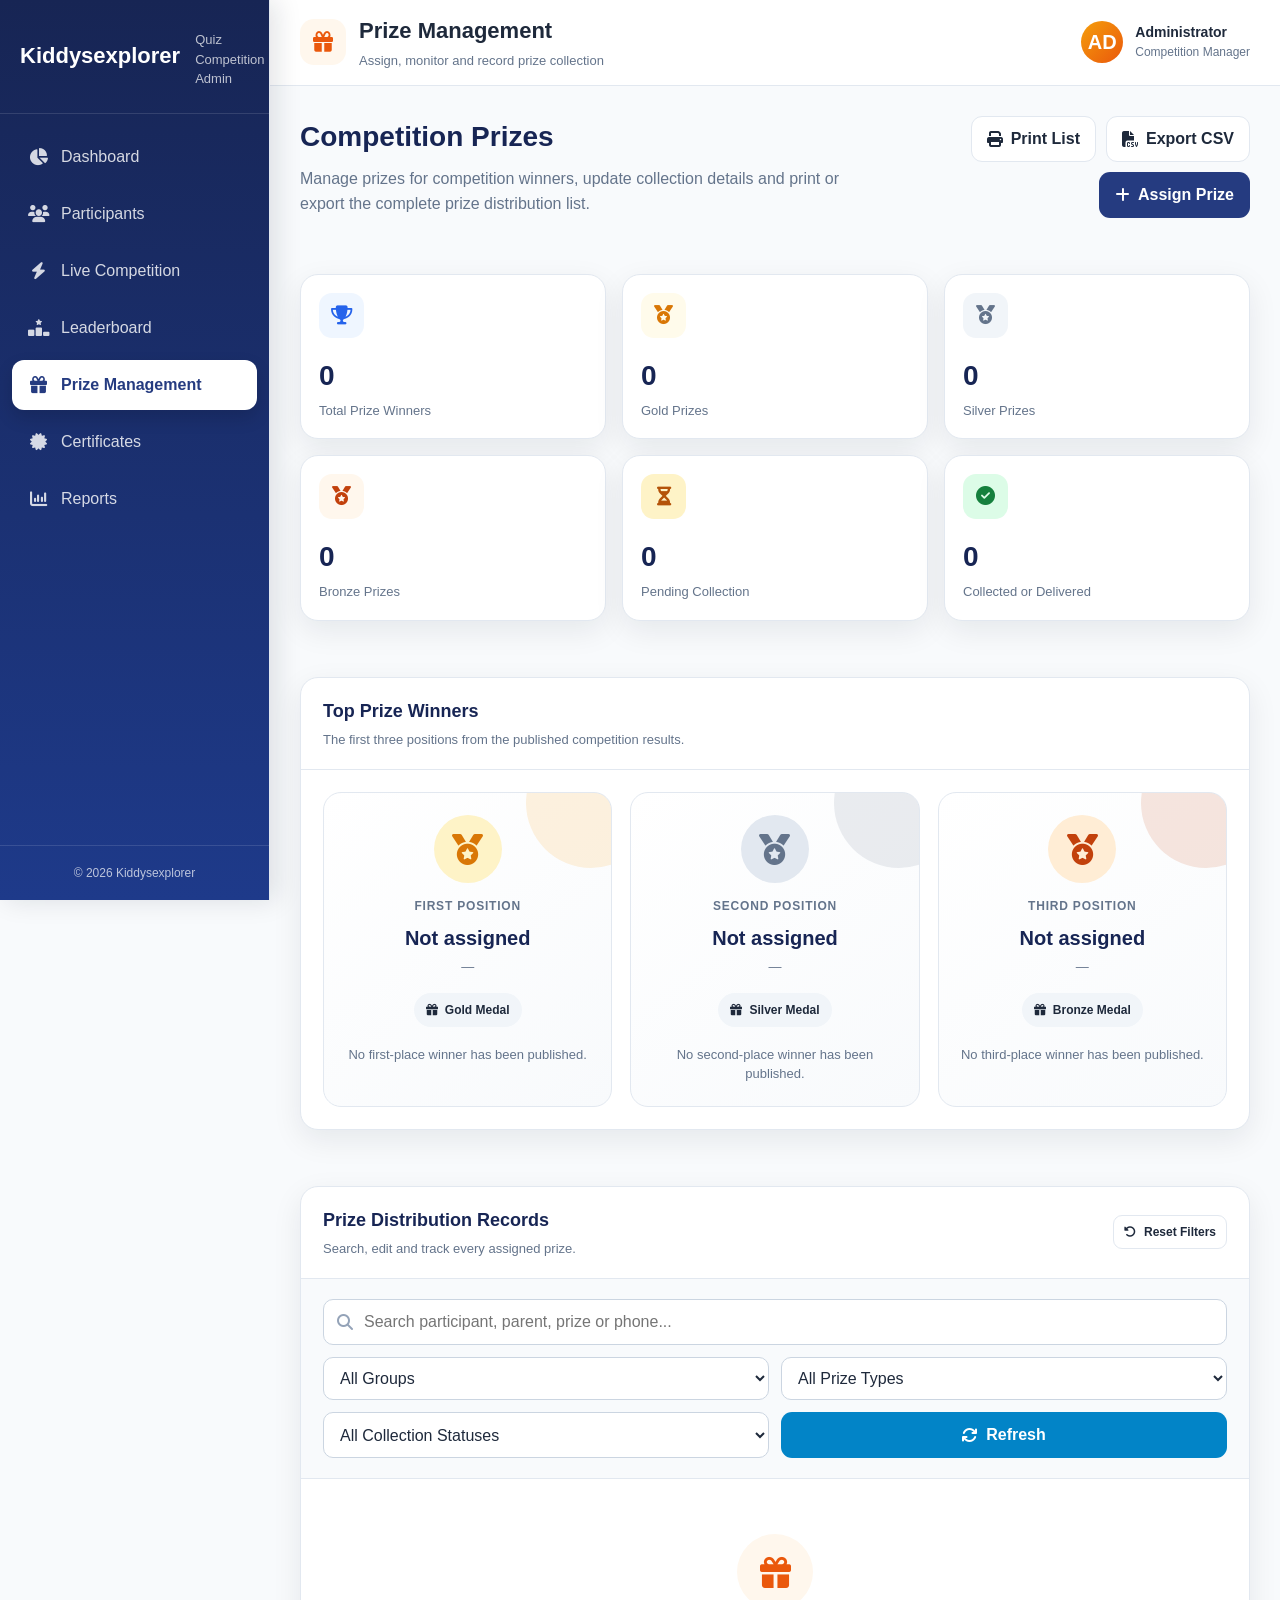
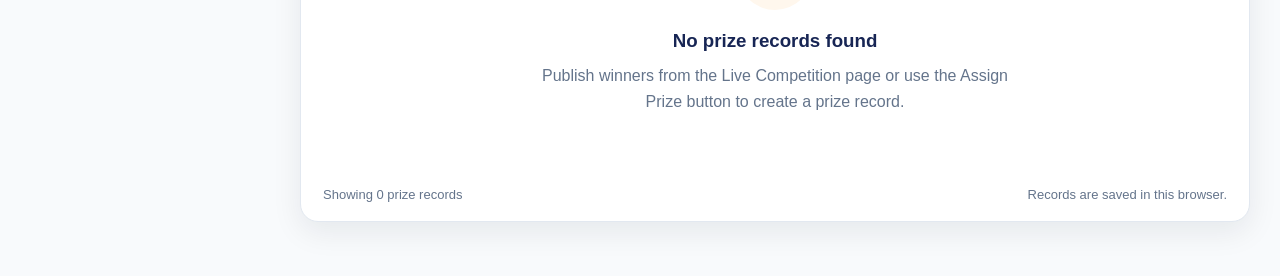
<file: admin-prizes.html>
<!DOCTYPE html>
<html lang="en">

<head>

    <meta charset="UTF-8">

    <meta
        name="viewport"
        content="width=device-width, initial-scale=1.0"
    >

    <meta
        name="description"
        content="Kiddysexplorer Quiz Competition Prize Management"
    >

    <title>
        Prize Management | Kiddysexplorer Admin
    </title>


    <!-- Font Awesome -->

    <link
        rel="stylesheet"
        href="https://cdnjs.cloudflare.com/ajax/libs/font-awesome/6.5.2/css/all.min.css"
    >


    <!-- Admin Stylesheet -->

    <link
        rel="stylesheet"
        href="assets/css/admin.css"
    >


    <style>

        /*====================================================
          PRIZE MANAGEMENT PAGE
        ====================================================*/

        :root {

            --prize-primary:
                #253b80;

            --prize-primary-dark:
                #172554;

            --prize-secondary:
                #f59e0b;

            --prize-success:
                #16a34a;

            --prize-danger:
                #dc2626;

            --prize-warning:
                #d97706;

            --prize-info:
                #0284c7;

            --prize-purple:
                #7c3aed;

            --prize-light:
                #f8fafc;

            --prize-border:
                #e2e8f0;

            --prize-text:
                #1e293b;

            --prize-muted:
                #64748b;

            --prize-white:
                #ffffff;

            --prize-shadow:
                0 10px 30px
                rgba(
                    15,
                    23,
                    42,
                    0.08
                );

            --prize-radius:
                18px;

        }


        * {

            box-sizing:
                border-box;

        }


        body {

            margin:
                0;

            background:
                #f1f5f9;

            color:
                var(
                    --prize-text
                );

            font-family:
                Arial,
                Helvetica,
                sans-serif;

        }


        button,
        input,
        select,
        textarea {

            font:
                inherit;

        }


        button {

            cursor:
                pointer;

        }


        [hidden] {

            display:
                none !important;

        }


        /*====================================================
          PAGE LAYOUT
        ====================================================*/

        .admin-page {

            min-height:
                100vh;

            display:
                flex;

        }


        .admin-sidebar {

            width:
                270px;

            min-height:
                100vh;

            position:
                fixed;

            top:
                0;

            left:
                0;

            z-index:
                1000;

            display:
                flex;

            flex-direction:
                column;

            background:
                linear-gradient(
                    180deg,
                    #172554 0%,
                    #1e3a8a 100%
                );

            color:
                #ffffff;

            box-shadow:
                6px 0 25px
                rgba(
                    15,
                    23,
                    42,
                    0.12
                );

            transition:
                transform
                0.3s ease;

        }


        .sidebar-brand {

            padding:
                24px 20px;

            border-bottom:
                1px solid
                rgba(
                    255,
                    255,
                    255,
                    0.12
                );

        }


        .sidebar-brand h1 {

            margin:
                0;

            font-size:
                22px;

            line-height:
                1.2;

        }


        .sidebar-brand p {

            margin:
                6px 0 0;

            color:
                rgba(
                    255,
                    255,
                    255,
                    0.72
                );

            font-size:
                13px;

        }


        .sidebar-nav {

            flex:
                1;

            padding:
                18px 12px;

            overflow-y:
                auto;

        }


        .sidebar-link {

            display:
                flex;

            align-items:
                center;

            gap:
                12px;

            width:
                100%;

            margin-bottom:
                7px;

            padding:
                13px 15px;

            border-radius:
                12px;

            color:
                rgba(
                    255,
                    255,
                    255,
                    0.82
                );

            text-decoration:
                none;

            transition:
                0.2s ease;

        }


        .sidebar-link i {

            width:
                22px;

            text-align:
                center;

            font-size:
                17px;

        }


        .sidebar-link:hover {

            background:
                rgba(
                    255,
                    255,
                    255,
                    0.1
                );

            color:
                #ffffff;

        }


        .sidebar-link.active {

            background:
                #ffffff;

            color:
                var(
                    --prize-primary
                );

            font-weight:
                700;

            box-shadow:
                0 8px 18px
                rgba(
                    0,
                    0,
                    0,
                    0.14
                );

        }


        .sidebar-footer {

            padding:
                18px;

            border-top:
                1px solid
                rgba(
                    255,
                    255,
                    255,
                    0.12
                );

            color:
                rgba(
                    255,
                    255,
                    255,
                    0.7
                );

            font-size:
                12px;

            text-align:
                center;

        }


        .admin-main {

            width:
                calc(
                    100% - 270px
                );

            min-height:
                100vh;

            margin-left:
                270px;

        }


        .admin-header {

            position:
                sticky;

            top:
                0;

            z-index:
                900;

            min-height:
                76px;

            display:
                flex;

            align-items:
                center;

            justify-content:
                space-between;

            gap:
                20px;

            padding:
                14px 30px;

            background:
                rgba(
                    255,
                    255,
                    255,
                    0.95
                );

            border-bottom:
                1px solid
                var(
                    --prize-border
                );

            backdrop-filter:
                blur(
                    12px
                );

        }


        .admin-menu-button {

            display:
                none;

            width:
                44px;

            height:
                44px;

            align-items:
                center;

            justify-content:
                center;

            border:
                none;

            border-radius:
                12px;

            background:
                #eef2ff;

            color:
                var(
                    --prize-primary
                );

            font-size:
                18px;

        }


        .admin-header-title {

            display:
                flex;

            align-items:
                center;

            gap:
                13px;

        }


        .admin-header-icon {

            width:
                46px;

            height:
                46px;

            display:
                flex;

            align-items:
                center;

            justify-content:
                center;

            border-radius:
                14px;

            background:
                #fff7ed;

            color:
                #ea580c;

            font-size:
                20px;

        }


        .admin-header-title h2 {

            margin:
                0;

            font-size:
                22px;

        }


        .admin-header-title p {

            margin:
                4px 0 0;

            color:
                var(
                    --prize-muted
                );

            font-size:
                13px;

        }


        .admin-user {

            display:
                flex;

            align-items:
                center;

            gap:
                12px;

        }


        .admin-avatar {

            width:
                42px;

            height:
                42px;

            display:
                flex;

            align-items:
                center;

            justify-content:
                center;

            border-radius:
                50%;

            background:
                linear-gradient(
                    135deg,
                    #f59e0b,
                    #ea580c
                );

            color:
                #ffffff;

            font-weight:
                800;

        }


        .admin-user-text {

            line-height:
                1.25;

        }


        .admin-user-text strong {

            display:
                block;

            font-size:
                14px;

        }


        .admin-user-text span {

            color:
                var(
                    --prize-muted
                );

            font-size:
                12px;

        }


        .admin-content {

            padding:
                30px;

        }


        .admin-overlay {

            display:
                none;

            position:
                fixed;

            inset:
                0;

            z-index:
                950;

            background:
                rgba(
                    15,
                    23,
                    42,
                    0.58
                );

        }


        .admin-overlay.overlay-visible {

            display:
                block;

        }


        /*====================================================
          PAGE INTRO
        ====================================================*/

        .page-intro {

            display:
                flex;

            align-items:
                flex-start;

            justify-content:
                space-between;

            gap:
                20px;

            margin-bottom:
                24px;

        }


        .page-intro h2 {

            margin:
                0;

            font-size:
                28px;

            color:
                var(
                    --prize-primary-dark
                );

        }


        .page-intro p {

            max-width:
                720px;

            margin:
                8px 0 0;

            color:
                var(
                    --prize-muted
                );

            line-height:
                1.6;

        }


        .page-actions {

            display:
                flex;

            flex-wrap:
                wrap;

            justify-content:
                flex-end;

            gap:
                10px;

        }


        /*====================================================
          BUTTONS
        ====================================================*/

        .btn {

            min-height:
                42px;

            display:
                inline-flex;

            align-items:
                center;

            justify-content:
                center;

            gap:
                8px;

            padding:
                10px 15px;

            border:
                1px solid
                transparent;

            border-radius:
                11px;

            font-weight:
                700;

            text-decoration:
                none;

            transition:
                0.2s ease;

        }


        .btn:hover {

            transform:
                translateY(
                    -1px
                );

        }


        .btn-primary {

            background:
                var(
                    --prize-primary
                );

            color:
                #ffffff;

        }


        .btn-primary:hover {

            background:
                var(
                    --prize-primary-dark
                );

        }


        .btn-secondary {

            background:
                #ffffff;

            color:
                var(
                    --prize-text
                );

            border-color:
                var(
                    --prize-border
                );

        }


        .btn-secondary:hover {

            border-color:
                #94a3b8;

            background:
                #f8fafc;

        }


        .btn-success {

            background:
                var(
                    --prize-success
                );

            color:
                #ffffff;

        }


        .btn-warning {

            background:
                var(
                    --prize-warning
                );

            color:
                #ffffff;

        }


        .btn-danger {

            background:
                var(
                    --prize-danger
                );

            color:
                #ffffff;

        }


        .btn-info {

            background:
                var(
                    --prize-info
                );

            color:
                #ffffff;

        }


        .btn-sm {

            min-height:
                34px;

            padding:
                7px 10px;

            font-size:
                12px;

            border-radius:
                9px;

        }


        .icon-btn {

            width:
                36px;

            height:
                36px;

            display:
                inline-flex;

            align-items:
                center;

            justify-content:
                center;

            border:
                1px solid
                var(
                    --prize-border
                );

            border-radius:
                9px;

            background:
                #ffffff;

            color:
                var(
                    --prize-text
                );

        }


        .icon-btn:hover {

            background:
                #f8fafc;

            border-color:
                #94a3b8;

        }


        /*====================================================
          STATISTICS
        ====================================================*/

        .statistics-grid {

            display:
                grid;

            grid-template-columns:
                repeat(
                    6,
                    minmax(
                        0,
                        1fr
                    )
                );

            gap:
                16px;

            margin-bottom:
                24px;

        }


        .stat-card {

            min-height:
                138px;

            padding:
                18px;

            border:
                1px solid
                var(
                    --prize-border
                );

            border-radius:
                var(
                    --prize-radius
                );

            background:
                var(
                    --prize-white
                );

            box-shadow:
                var(
                    --prize-shadow
                );

        }


        .stat-card-top {

            display:
                flex;

            align-items:
                flex-start;

            justify-content:
                space-between;

            gap:
                12px;

        }


        .stat-icon {

            width:
                45px;

            height:
                45px;

            display:
                flex;

            align-items:
                center;

            justify-content:
                center;

            border-radius:
                13px;

            font-size:
                19px;

        }


        .stat-icon.total {

            background:
                #eff6ff;

            color:
                #2563eb;

        }


        .stat-icon.gold {

            background:
                #fffbeb;

            color:
                #d97706;

        }


        .stat-icon.silver {

            background:
                #f1f5f9;

            color:
                #64748b;

        }


        .stat-icon.bronze {

            background:
                #fff7ed;

            color:
                #c2410c;

        }


        .stat-icon.pending {

            background:
                #fef3c7;

            color:
                #b45309;

        }


        .stat-icon.collected {

            background:
                #dcfce7;

            color:
                #15803d;

        }


        .stat-number {

            margin-top:
                17px;

            font-size:
                28px;

            font-weight:
                800;

            color:
                var(
                    --prize-primary-dark
                );

        }


        .stat-label {

            margin-top:
                4px;

            color:
                var(
                    --prize-muted
                );

            font-size:
                13px;

        }


        /*====================================================
          TOP WINNERS
        ====================================================*/

        .section-card {

            margin-bottom:
                24px;

            border:
                1px solid
                var(
                    --prize-border
                );

            border-radius:
                var(
                    --prize-radius
                );

            background:
                #ffffff;

            box-shadow:
                var(
                    --prize-shadow
                );

            overflow:
                hidden;

        }


        .section-header {

            display:
                flex;

            align-items:
                center;

            justify-content:
                space-between;

            gap:
                20px;

            padding:
                20px 22px;

            border-bottom:
                1px solid
                var(
                    --prize-border
                );

        }


        .section-header h3 {

            margin:
                0;

            font-size:
                18px;

            color:
                var(
                    --prize-primary-dark
                );

        }


        .section-header p {

            margin:
                5px 0 0;

            color:
                var(
                    --prize-muted
                );

            font-size:
                13px;

        }


        .winner-cards {

            display:
                grid;

            grid-template-columns:
                repeat(
                    3,
                    minmax(
                        0,
                        1fr
                    )
                );

            gap:
                18px;

            padding:
                22px;

        }


        .winner-card {

            position:
                relative;

            min-height:
                250px;

            padding:
                22px;

            border:
                1px solid
                var(
                    --prize-border
                );

            border-radius:
                18px;

            background:
                linear-gradient(
                    145deg,
                    #ffffff,
                    #f8fafc
                );

            text-align:
                center;

            overflow:
                hidden;

        }


        .winner-card::before {

            content:
                "";

            position:
                absolute;

            top:
                -55px;

            right:
                -45px;

            width:
                130px;

            height:
                130px;

            border-radius:
                50%;

            opacity:
                0.13;

        }


        .winner-card.gold::before {

            background:
                #f59e0b;

        }


        .winner-card.silver::before {

            background:
                #64748b;

        }


        .winner-card.bronze::before {

            background:
                #c2410c;

        }


        .winner-medal {

            width:
                68px;

            height:
                68px;

            margin:
                0 auto 14px;

            display:
                flex;

            align-items:
                center;

            justify-content:
                center;

            border-radius:
                50%;

            font-size:
                31px;

        }


        .winner-card.gold
        .winner-medal {

            background:
                #fef3c7;

            color:
                #d97706;

        }


        .winner-card.silver
        .winner-medal {

            background:
                #e2e8f0;

            color:
                #64748b;

        }


        .winner-card.bronze
        .winner-medal {

            background:
                #ffedd5;

            color:
                #c2410c;

        }


        .winner-position {

            color:
                var(
                    --prize-muted
                );

            font-size:
                12px;

            font-weight:
                800;

            letter-spacing:
                0.8px;

            text-transform:
                uppercase;

        }


        .winner-name {

            margin:
                8px 0 4px;

            font-size:
                20px;

            font-weight:
                800;

            color:
                var(
                    --prize-primary-dark
                );

        }


        .winner-group {

            color:
                var(
                    --prize-muted
                );

            font-size:
                13px;

        }


        .winner-prize {

            display:
                inline-flex;

            align-items:
                center;

            gap:
                7px;

            margin-top:
                16px;

            padding:
                8px 12px;

            border-radius:
                999px;

            background:
                #f1f5f9;

            color:
                var(
                    --prize-text
                );

            font-size:
                12px;

            font-weight:
                700;

        }


        .winner-empty {

            margin:
                18px 0 0;

            color:
                var(
                    --prize-muted
                );

            font-size:
                13px;

        }


        /*====================================================
          TOOLBAR
        ====================================================*/

        .toolbar {

            display:
                grid;

            grid-template-columns:
                minmax(
                    220px,
                    1.6fr
                )
                repeat(
                    3,
                    minmax(
                        150px,
                        0.7fr
                    )
                )
                auto;

            gap:
                12px;

            padding:
                20px 22px;

            border-bottom:
                1px solid
                var(
                    --prize-border
                );

            background:
                #f8fafc;

        }


        .search-box {

            position:
                relative;

        }


        .search-box i {

            position:
                absolute;

            left:
                14px;

            top:
                50%;

            transform:
                translateY(
                    -50%
                );

            color:
                #94a3b8;

        }


        .search-box input {

            padding-left:
                40px;

        }


        .form-control {

            width:
                100%;

            min-height:
                43px;

            padding:
                10px 12px;

            border:
                1px solid
                #cbd5e1;

            border-radius:
                10px;

            background:
                #ffffff;

            color:
                var(
                    --prize-text
                );

            outline:
                none;

            transition:
                0.2s ease;

        }


        .form-control:focus {

            border-color:
                #2563eb;

            box-shadow:
                0 0 0 3px
                rgba(
                    37,
                    99,
                    235,
                    0.12
                );

        }


        textarea.form-control {

            min-height:
                100px;

            resize:
                vertical;

        }


        /*====================================================
          TABLE
        ====================================================*/

        .table-wrapper {

            width:
                100%;

            overflow-x:
                auto;

        }


        .prize-table {

            width:
                100%;

            min-width:
                1200px;

            border-collapse:
                collapse;

        }


        .prize-table th {

            padding:
                14px 16px;

            background:
                #f8fafc;

            color:
                #475569;

            border-bottom:
                1px solid
                var(
                    --prize-border
                );

            font-size:
                12px;

            font-weight:
                800;

            letter-spacing:
                0.3px;

            text-align:
                left;

            text-transform:
                uppercase;

            white-space:
                nowrap;

        }


        .prize-table td {

            padding:
                15px 16px;

            border-bottom:
                1px solid
                #edf2f7;

            vertical-align:
                middle;

            font-size:
                14px;

        }


        .prize-table tbody tr:hover {

            background:
                #fafcff;

        }


        .participant-cell {

            display:
                flex;

            align-items:
                center;

            gap:
                11px;

        }


        .participant-avatar {

            width:
                40px;

            height:
                40px;

            flex:
                0 0 40px;

            display:
                flex;

            align-items:
                center;

            justify-content:
                center;

            border-radius:
                50%;

            background:
                #e0e7ff;

            color:
                #3730a3;

            font-weight:
                800;

        }


        .participant-cell strong {

            display:
                block;

            color:
                var(
                    --prize-primary-dark
                );

        }


        .participant-cell small {

            display:
                block;

            margin-top:
                3px;

            color:
                var(
                    --prize-muted
                );

        }


        .group-badge,
        .position-badge,
        .status-badge,
        .prize-badge {

            display:
                inline-flex;

            align-items:
                center;

            justify-content:
                center;

            gap:
                6px;

            padding:
                7px 10px;

            border-radius:
                999px;

            font-size:
                11px;

            font-weight:
                800;

            white-space:
                nowrap;

        }


        .group-badge {

            background:
                #e0f2fe;

            color:
                #0369a1;

        }


        .position-badge.position-1 {

            background:
                #fef3c7;

            color:
                #b45309;

        }


        .position-badge.position-2 {

            background:
                #e2e8f0;

            color:
                #475569;

        }


        .position-badge.position-3 {

            background:
                #ffedd5;

            color:
                #c2410c;

        }


        .position-badge.other {

            background:
                #ede9fe;

            color:
                #6d28d9;

        }


        .status-badge.pending {

            background:
                #fef3c7;

            color:
                #92400e;

        }


        .status-badge.ready {

            background:
                #dbeafe;

            color:
                #1d4ed8;

        }


        .status-badge.collected {

            background:
                #dcfce7;

            color:
                #166534;

        }


        .status-badge.delivered {

            background:
                #ede9fe;

            color:
                #6d28d9;

        }


        .prize-badge {

            background:
                #fff7ed;

            color:
                #c2410c;

        }


        .table-actions {

            display:
                flex;

            align-items:
                center;

            gap:
                7px;

        }


        .table-footer {

            display:
                flex;

            align-items:
                center;

            justify-content:
                space-between;

            gap:
                15px;

            padding:
                16px 22px;

            color:
                var(
                    --prize-muted
                );

            font-size:
                13px;

        }


        /*====================================================
          EMPTY STATE
        ====================================================*/

        .empty-state {

            padding:
                55px 25px;

            text-align:
                center;

        }


        .empty-state-icon {

            width:
                76px;

            height:
                76px;

            margin:
                0 auto 17px;

            display:
                flex;

            align-items:
                center;

            justify-content:
                center;

            border-radius:
                50%;

            background:
                #fff7ed;

            color:
                #ea580c;

            font-size:
                31px;

        }


        .empty-state h3 {

            margin:
                0 0 8px;

            color:
                var(
                    --prize-primary-dark
                );

        }


        .empty-state p {

            max-width:
                500px;

            margin:
                0 auto;

            color:
                var(
                    --prize-muted
                );

            line-height:
                1.6;

        }


        /*====================================================
          MODAL
        ====================================================*/

        .modal-backdrop {

            position:
                fixed;

            inset:
                0;

            z-index:
                2000;

            display:
                flex;

            align-items:
                center;

            justify-content:
                center;

            padding:
                20px;

            background:
                rgba(
                    15,
                    23,
                    42,
                    0.66
                );

        }


        .modal-panel {

            width:
                min(
                    720px,
                    100%
                );

            max-height:
                calc(
                    100vh - 40px
                );

            overflow-y:
                auto;

            border-radius:
                20px;

            background:
                #ffffff;

            box-shadow:
                0 25px 70px
                rgba(
                    15,
                    23,
                    42,
                    0.28
                );

        }


        .modal-header {

            display:
                flex;

            align-items:
                flex-start;

            justify-content:
                space-between;

            gap:
                20px;

            padding:
                21px 23px;

            border-bottom:
                1px solid
                var(
                    --prize-border
                );

        }


        .modal-header h3 {

            margin:
                0;

            color:
                var(
                    --prize-primary-dark
                );

            font-size:
                20px;

        }


        .modal-header p {

            margin:
                5px 0 0;

            color:
                var(
                    --prize-muted
                );

            font-size:
                13px;

        }


        .modal-close {

            width:
                38px;

            height:
                38px;

            display:
                flex;

            align-items:
                center;

            justify-content:
                center;

            border:
                none;

            border-radius:
                10px;

            background:
                #f1f5f9;

            color:
                #475569;

            font-size:
                17px;

        }


        .modal-body {

            padding:
                23px;

        }


        .form-grid {

            display:
                grid;

            grid-template-columns:
                repeat(
                    2,
                    minmax(
                        0,
                        1fr
                    )
                );

            gap:
                17px;

        }


        .form-group {

            display:
                flex;

            flex-direction:
                column;

            gap:
                7px;

        }


        .form-group.full-width {

            grid-column:
                1 / -1;

        }


        .form-group label {

            color:
                #334155;

            font-size:
                13px;

            font-weight:
                800;

        }


        .required {

            color:
                var(
                    --prize-danger
                );

        }


        .modal-footer {

            display:
                flex;

            justify-content:
                flex-end;

            gap:
                10px;

            padding:
                18px 23px;

            border-top:
                1px solid
                var(
                    --prize-border
                );

            background:
                #f8fafc;

        }


        .participant-preview {

            display:
                flex;

            align-items:
                center;

            gap:
                13px;

            margin-bottom:
                20px;

            padding:
                15px;

            border:
                1px solid
                #dbeafe;

            border-radius:
                13px;

            background:
                #eff6ff;

        }


        .participant-preview-icon {

            width:
                46px;

            height:
                46px;

            display:
                flex;

            align-items:
                center;

            justify-content:
                center;

            border-radius:
                50%;

            background:
                #2563eb;

            color:
                #ffffff;

            font-weight:
                800;

        }


        .participant-preview strong {

            display:
                block;

            color:
                #1e3a8a;

        }


        .participant-preview span {

            display:
                block;

            margin-top:
                4px;

            color:
                #64748b;

            font-size:
                12px;

        }


        /*====================================================
          TOAST
        ====================================================*/

        .admin-toast-container {

            position:
                fixed;

            top:
                90px;

            right:
                22px;

            z-index:
                4000;

            display:
                flex;

            flex-direction:
                column;

            gap:
                10px;

            width:
                min(
                    360px,
                    calc(
                        100vw - 44px
                    )
                );

        }


        .admin-toast {

            display:
                flex;

            align-items:
                center;

            gap:
                11px;

            padding:
                14px 16px;

            border-radius:
                12px;

            background:
                #ffffff;

            color:
                #1e293b;

            border-left:
                5px solid
                #0284c7;

            box-shadow:
                0 16px 35px
                rgba(
                    15,
                    23,
                    42,
                    0.16
                );

            opacity:
                0;

            transform:
                translateX(
                    25px
                );

            transition:
                0.3s ease;

        }


        .admin-toast.show {

            opacity:
                1;

            transform:
                translateX(
                    0
                );

        }


        .admin-toast.success {

            border-left-color:
                #16a34a;

        }


        .admin-toast.error {

            border-left-color:
                #dc2626;

        }


        .admin-toast.warning {

            border-left-color:
                #d97706;

        }


        .admin-toast.info {

            border-left-color:
                #0284c7;

        }


        /*====================================================
          RESPONSIVE
        ====================================================*/

        @media (
            max-width:
            1300px
        ) {

            .statistics-grid {

                grid-template-columns:
                    repeat(
                        3,
                        minmax(
                            0,
                            1fr
                        )
                    );

            }


            .toolbar {

                grid-template-columns:
                    repeat(
                        2,
                        minmax(
                            0,
                            1fr
                        )
                    );

            }


            .toolbar .search-box {

                grid-column:
                    1 / -1;

            }

        }


        @media (
            max-width:
            1024px
        ) {

            .admin-sidebar {

                transform:
                    translateX(
                        -100%
                    );

            }


            .admin-sidebar.sidebar-open {

                transform:
                    translateX(
                        0
                    );

            }


            .admin-main {

                width:
                    100%;

                margin-left:
                    0;

            }


            .admin-menu-button {

                display:
                    inline-flex;

            }


            .winner-cards {

                grid-template-columns:
                    1fr;

            }

        }


        @media (
            max-width:
            760px
        ) {

            .admin-header {

                padding:
                    12px 16px;

            }


            .admin-user-text {

                display:
                    none;

            }


            .admin-content {

                padding:
                    20px 15px;

            }


            .page-intro {

                flex-direction:
                    column;

            }


            .page-actions {

                width:
                    100%;

                justify-content:
                    flex-start;

            }


            .statistics-grid {

                grid-template-columns:
                    repeat(
                        2,
                        minmax(
                            0,
                            1fr
                        )
                    );

            }


            .toolbar {

                grid-template-columns:
                    1fr;

            }


            .toolbar .search-box {

                grid-column:
                    auto;

            }


            .form-grid {

                grid-template-columns:
                    1fr;

            }


            .form-group.full-width {

                grid-column:
                    auto;

            }


            .section-header {

                align-items:
                    flex-start;

                flex-direction:
                    column;

            }


            .table-footer {

                align-items:
                    flex-start;

                flex-direction:
                    column;

            }

        }


        @media (
            max-width:
            480px
        ) {

            .statistics-grid {

                grid-template-columns:
                    1fr;

            }


            .page-actions .btn {

                width:
                    100%;

            }


            .modal-footer {

                flex-direction:
                    column-reverse;

            }


            .modal-footer .btn {

                width:
                    100%;

            }

        }


        /*====================================================
          PRINT
        ====================================================*/

        @media print {

            body {

                background:
                    #ffffff;

            }


            .admin-sidebar,
            .admin-header,
            .page-actions,
            .toolbar,
            .table-actions,
            .admin-overlay,
            .modal-backdrop {

                display:
                    none !important;

            }


            .admin-main {

                width:
                    100%;

                margin:
                    0;

            }


            .admin-content {

                padding:
                    0;

            }


            .section-card,
            .stat-card,
            .winner-card {

                box-shadow:
                    none;

                break-inside:
                    avoid;

            }


            .prize-table {

                min-width:
                    100%;

            }

        }

    </style>

</head>


<body>

    <div class="admin-page">


        <!--===============================================
          SIDEBAR
        =================================================-->

        <aside
            class="admin-sidebar"
            id="adminSidebar"
        >

            <div class="sidebar-brand">

                <h1>
                    Kiddysexplorer
                </h1>

                <p>
                    Quiz Competition Admin
                </p>

            </div>


            <nav
                class="sidebar-nav"
                aria-label="Admin navigation"
            >

                <a
                    href="admin-dashboard.html"
                    class="sidebar-link"
                >

                    <i class="fas fa-chart-pie"></i>

                    <span>
                        Dashboard
                    </span>

                </a>


                <a
                    href="admin-participants.html"
                    class="sidebar-link"
                >

                    <i class="fas fa-users"></i>

                    <span>
                        Participants
                    </span>

                </a>


                <a
                    href="admin-live-competition.html"
                    class="sidebar-link"
                >

                    <i class="fas fa-bolt"></i>

                    <span>
                        Live Competition
                    </span>

                </a>


                <a
                    href="admin-leaderboard.html"
                    class="sidebar-link"
                >

                    <i class="fas fa-ranking-star"></i>

                    <span>
                        Leaderboard
                    </span>

                </a>


                <a
                    href="admin-prizes.html"
                    class="sidebar-link active"
                    aria-current="page"
                >

                    <i class="fas fa-gift"></i>

                    <span>
                        Prize Management
                    </span>

                </a>


                <a
                    href="admin-certificates.html"
                    class="sidebar-link"
                >

                    <i class="fas fa-certificate"></i>

                    <span>
                        Certificates
                    </span>

                </a>


                <a
                    href="admin-reports.html"
                    class="sidebar-link"
                >

                    <i class="fas fa-chart-column"></i>

                    <span>
                        Reports
                    </span>

                </a>

            </nav>


            <div class="sidebar-footer">

                &copy;

                <span id="adminCurrentYear"></span>

                Kiddysexplorer

            </div>

        </aside>


        <!--===============================================
          OVERLAY
        =================================================-->

        <div
            class="admin-overlay"
            id="adminOverlay"
            aria-hidden="true"
        ></div>


        <!--===============================================
          MAIN CONTENT
        =================================================-->

        <main class="admin-main">


            <!--===========================================
              HEADER
            ============================================-->

            <header class="admin-header">

                <div class="admin-header-title">

                    <button
                        type="button"
                        class="admin-menu-button"
                        id="adminMenuBtn"
                        aria-label="Open navigation menu"
                        aria-expanded="false"
                    >

                        <i class="fas fa-bars"></i>

                    </button>


                    <div class="admin-header-icon">

                        <i class="fas fa-gift"></i>

                    </div>


                    <div>

                        <h2>
                            Prize Management
                        </h2>

                        <p>
                            Assign, monitor and record prize collection
                        </p>

                    </div>

                </div>


                <div class="admin-user">

                    <div class="admin-avatar">
                        AD
                    </div>

                    <div class="admin-user-text">

                        <strong>
                            Administrator
                        </strong>

                        <span>
                            Competition Manager
                        </span>

                    </div>

                </div>

            </header>


            <!--===========================================
              CONTENT
            ============================================-->

            <div class="admin-content">


                <!--=======================================
                  INTRO
                ========================================-->

                <section class="page-intro">

                    <div>

                        <h2>
                            Competition Prizes
                        </h2>

                        <p>
                            Manage prizes for competition winners,
                            update collection details and print or
                            export the complete prize distribution list.
                        </p>

                    </div>


                    <div class="page-actions">

                        <button
                            type="button"
                            class="btn btn-secondary"
                            id="printPrizeListBtn"
                        >

                            <i class="fas fa-print"></i>

                            Print List

                        </button>


                        <button
                            type="button"
                            class="btn btn-secondary"
                            id="exportPrizeCSVBtn"
                        >

                            <i class="fas fa-file-csv"></i>

                            Export CSV

                        </button>


                        <button
                            type="button"
                            class="btn btn-primary"
                            id="assignPrizeBtn"
                        >

                            <i class="fas fa-plus"></i>

                            Assign Prize

                        </button>

                    </div>

                </section>


                <!--=======================================
                  STATISTICS
                ========================================-->

                <section
                    class="statistics-grid"
                    aria-label="Prize statistics"
                >

                    <article class="stat-card">

                        <div class="stat-card-top">

                            <div class="stat-icon total">

                                <i class="fas fa-trophy"></i>

                            </div>

                        </div>

                        <div
                            class="stat-number"
                            id="totalPrizeWinners"
                        >
                            0
                        </div>

                        <div class="stat-label">
                            Total Prize Winners
                        </div>

                    </article>


                    <article class="stat-card">

                        <div class="stat-card-top">

                            <div class="stat-icon gold">

                                <i class="fas fa-medal"></i>

                            </div>

                        </div>

                        <div
                            class="stat-number"
                            id="goldPrizeCount"
                        >
                            0
                        </div>

                        <div class="stat-label">
                            Gold Prizes
                        </div>

                    </article>


                    <article class="stat-card">

                        <div class="stat-card-top">

                            <div class="stat-icon silver">

                                <i class="fas fa-medal"></i>

                            </div>

                        </div>

                        <div
                            class="stat-number"
                            id="silverPrizeCount"
                        >
                            0
                        </div>

                        <div class="stat-label">
                            Silver Prizes
                        </div>

                    </article>


                    <article class="stat-card">

                        <div class="stat-card-top">

                            <div class="stat-icon bronze">

                                <i class="fas fa-medal"></i>

                            </div>

                        </div>

                        <div
                            class="stat-number"
                            id="bronzePrizeCount"
                        >
                            0
                        </div>

                        <div class="stat-label">
                            Bronze Prizes
                        </div>

                    </article>


                    <article class="stat-card">

                        <div class="stat-card-top">

                            <div class="stat-icon pending">

                                <i class="fas fa-hourglass-half"></i>

                            </div>

                        </div>

                        <div
                            class="stat-number"
                            id="pendingPrizeCount"
                        >
                            0
                        </div>

                        <div class="stat-label">
                            Pending Collection
                        </div>

                    </article>


                    <article class="stat-card">

                        <div class="stat-card-top">

                            <div class="stat-icon collected">

                                <i class="fas fa-circle-check"></i>

                            </div>

                        </div>

                        <div
                            class="stat-number"
                            id="collectedPrizeCount"
                        >
                            0
                        </div>

                        <div class="stat-label">
                            Collected or Delivered
                        </div>

                    </article>

                </section>


                <!--=======================================
                  TOP THREE WINNERS
                ========================================-->

                <section class="section-card">

                    <div class="section-header">

                        <div>

                            <h3>
                                Top Prize Winners
                            </h3>

                            <p>
                                The first three positions from the
                                published competition results.
                            </p>

                        </div>

                    </div>


                    <div class="winner-cards">


                        <!-- First Place -->

                        <article
                            class="winner-card gold"
                            id="goldWinnerCard"
                        >

                            <div class="winner-medal">

                                <i class="fas fa-medal"></i>

                            </div>

                            <div class="winner-position">
                                First Position
                            </div>

                            <div
                                class="winner-name"
                                id="goldWinnerName"
                            >
                                Not assigned
                            </div>

                            <div
                                class="winner-group"
                                id="goldWinnerGroup"
                            >
                                —
                            </div>

                            <div
                                class="winner-prize"
                                id="goldWinnerPrize"
                            >

                                <i class="fas fa-gift"></i>

                                Gold Medal

                            </div>

                            <p
                                class="winner-empty"
                                id="goldWinnerEmpty"
                            >
                                No first-place winner has been published.
                            </p>

                        </article>


                        <!-- Second Place -->

                        <article
                            class="winner-card silver"
                            id="silverWinnerCard"
                        >

                            <div class="winner-medal">

                                <i class="fas fa-medal"></i>

                            </div>

                            <div class="winner-position">
                                Second Position
                            </div>

                            <div
                                class="winner-name"
                                id="silverWinnerName"
                            >
                                Not assigned
                            </div>

                            <div
                                class="winner-group"
                                id="silverWinnerGroup"
                            >
                                —
                            </div>

                            <div
                                class="winner-prize"
                                id="silverWinnerPrize"
                            >

                                <i class="fas fa-gift"></i>

                                Silver Medal

                            </div>

                            <p
                                class="winner-empty"
                                id="silverWinnerEmpty"
                            >
                                No second-place winner has been published.
                            </p>

                        </article>


                        <!-- Third Place -->

                        <article
                            class="winner-card bronze"
                            id="bronzeWinnerCard"
                        >

                            <div class="winner-medal">

                                <i class="fas fa-medal"></i>

                            </div>

                            <div class="winner-position">
                                Third Position
                            </div>

                            <div
                                class="winner-name"
                                id="bronzeWinnerName"
                            >
                                Not assigned
                            </div>

                            <div
                                class="winner-group"
                                id="bronzeWinnerGroup"
                            >
                                —
                            </div>

                            <div
                                class="winner-prize"
                                id="bronzeWinnerPrize"
                            >

                                <i class="fas fa-gift"></i>

                                Bronze Medal

                            </div>

                            <p
                                class="winner-empty"
                                id="bronzeWinnerEmpty"
                            >
                                No third-place winner has been published.
                            </p>

                        </article>

                    </div>

                </section>


                <!--=======================================
                  PRIZE TABLE
                ========================================-->

                <section class="section-card">

                    <div class="section-header">

                        <div>

                            <h3>
                                Prize Distribution Records
                            </h3>

                            <p>
                                Search, edit and track every assigned prize.
                            </p>

                        </div>


                        <button
                            type="button"
                            class="btn btn-secondary btn-sm"
                            id="resetPrizeFiltersBtn"
                        >

                            <i class="fas fa-rotate-left"></i>

                            Reset Filters

                        </button>

                    </div>


                    <!-- Filters -->

                    <div class="toolbar">

                        <div class="search-box">

                            <i class="fas fa-search"></i>

                            <input
                                type="search"
                                class="form-control"
                                id="prizeSearchInput"
                                placeholder="Search participant, parent, prize or phone..."
                                autocomplete="off"
                            >

                        </div>


                        <select
                            class="form-control"
                            id="prizeGroupFilter"
                            aria-label="Filter prizes by group"
                        >

                            <option value="">
                                All Groups
                            </option>

                            <option value="A">
                                Group A
                            </option>

                            <option value="B">
                                Group B
                            </option>

                            <option value="C">
                                Group C
                            </option>

                        </select>


                        <select
                            class="form-control"
                            id="prizeTypeFilter"
                            aria-label="Filter by prize type"
                        >

                            <option value="">
                                All Prize Types
                            </option>

                            <option value="Gold Medal">
                                Gold Medal
                            </option>

                            <option value="Silver Medal">
                                Silver Medal
                            </option>

                            <option value="Bronze Medal">
                                Bronze Medal
                            </option>

                            <option value="Participation Medal">
                                Participation Medal
                            </option>

                            <option value="Certificate">
                                Certificate
                            </option>

                            <option value="Gift Pack">
                                Gift Pack
                            </option>

                            <option value="School Bag">
                                School Bag
                            </option>

                            <option value="Books">
                                Books
                            </option>

                            <option value="Cash Prize">
                                Cash Prize
                            </option>

                            <option value="Custom Prize">
                                Custom Prize
                            </option>

                        </select>


                        <select
                            class="form-control"
                            id="prizeStatusFilter"
                            aria-label="Filter by collection status"
                        >

                            <option value="">
                                All Collection Statuses
                            </option>

                            <option value="Pending">
                                Pending
                            </option>

                            <option value="Ready">
                                Ready for Collection
                            </option>

                            <option value="Collected">
                                Collected
                            </option>

                            <option value="Delivered">
                                Delivered
                            </option>

                        </select>


                        <button
                            type="button"
                            class="btn btn-info"
                            id="refreshPrizeBtn"
                        >

                            <i class="fas fa-arrows-rotate"></i>

                            Refresh

                        </button>

                    </div>


                    <!-- Table -->

                    <div
                        class="table-wrapper"
                        id="prizeTableWrapper"
                    >

                        <table class="prize-table">

                            <thead>

                                <tr>

                                    <th>
                                        Position
                                    </th>

                                    <th>
                                        Participant
                                    </th>

                                    <th>
                                        Group
                                    </th>

                                    <th>
                                        Prize
                                    </th>

                                    <th>
                                        Status
                                    </th>

                                    <th>
                                        Parent / Guardian
                                    </th>

                                    <th>
                                        Collection Date
                                    </th>

                                    <th>
                                        Actions
                                    </th>

                                </tr>

                            </thead>


                            <tbody id="prizeTableBody">

                                <!-- Generated by adminPrizes.js -->

                            </tbody>

                        </table>

                    </div>


                    <!-- Empty State -->

                    <div
                        class="empty-state"
                        id="prizeEmptyState"
                        hidden
                    >

                        <div class="empty-state-icon">

                            <i class="fas fa-gift"></i>

                        </div>

                        <h3>
                            No prize records found
                        </h3>

                        <p>
                            Publish winners from the Live Competition
                            page or use the Assign Prize button to
                            create a prize record.
                        </p>

                    </div>


                    <div class="table-footer">

                        <span id="prizeResultSummary">
                            Showing 0 prize records
                        </span>

                        <span>
                            Records are saved in this browser.
                        </span>

                    </div>

                </section>

            </div>

        </main>

    </div>


    <!--===============================================
      ASSIGN / EDIT PRIZE MODAL
    =================================================-->

    <div
        class="modal-backdrop"
        id="prizeModal"
        role="dialog"
        aria-modal="true"
        aria-labelledby="prizeModalTitle"
        hidden
    >

        <div class="modal-panel">

            <div class="modal-header">

                <div>

                    <h3 id="prizeModalTitle">
                        Assign Prize
                    </h3>

                    <p>
                        Select a participant and enter the prize details.
                    </p>

                </div>


                <button
                    type="button"
                    class="modal-close"
                    id="closePrizeModalBtn"
                    aria-label="Close prize form"
                >

                    <i class="fas fa-times"></i>

                </button>

            </div>


            <form id="prizeForm">

                <div class="modal-body">


                    <input
                        type="hidden"
                        id="prizeRecordId"
                    >


                    <div
                        class="participant-preview"
                        id="prizeParticipantPreview"
                        hidden
                    >

                        <div
                            class="participant-preview-icon"
                            id="prizeParticipantInitials"
                        >
                            —
                        </div>

                        <div>

                            <strong id="prizeParticipantPreviewName">
                                Participant
                            </strong>

                            <span id="prizeParticipantPreviewDetails">
                                Group and position
                            </span>

                        </div>

                    </div>


                    <div class="form-grid">


                        <!-- Participant -->

                        <div class="form-group full-width">

                            <label for="prizeParticipantId">

                                Participant

                                <span class="required">
                                    *
                                </span>

                            </label>

                            <select
                                class="form-control"
                                id="prizeParticipantId"
                                required
                            >

                                <option value="">
                                    Select a participant
                                </option>

                            </select>

                        </div>


                        <!-- Position -->

                        <div class="form-group">

                            <label for="prizePosition">

                                Competition Position

                            </label>

                            <input
                                type="number"
                                class="form-control"
                                id="prizePosition"
                                min="1"
                                placeholder="Example: 1"
                            >

                        </div>


                        <!-- Group -->

                        <div class="form-group">

                            <label for="prizeGroup">

                                Group

                            </label>

                            <select
                                class="form-control"
                                id="prizeGroup"
                            >

                                <option value="">
                                    Select group
                                </option>

                                <option value="A">
                                    Group A
                                </option>

                                <option value="B">
                                    Group B
                                </option>

                                <option value="C">
                                    Group C
                                </option>

                            </select>

                        </div>


                        <!-- Prize Type -->

                        <div class="form-group">

                            <label for="prizeType">

                                Prize Type

                                <span class="required">
                                    *
                                </span>

                            </label>

                            <select
                                class="form-control"
                                id="prizeType"
                                required
                            >

                                <option value="">
                                    Select prize
                                </option>

                                <option value="Gold Medal">
                                    Gold Medal
                                </option>

                                <option value="Silver Medal">
                                    Silver Medal
                                </option>

                                <option value="Bronze Medal">
                                    Bronze Medal
                                </option>

                                <option value="Participation Medal">
                                    Participation Medal
                                </option>

                                <option value="Certificate">
                                    Certificate
                                </option>

                                <option value="Gift Pack">
                                    Gift Pack
                                </option>

                                <option value="School Bag">
                                    School Bag
                                </option>

                                <option value="Books">
                                    Books
                                </option>

                                <option value="Cash Prize">
                                    Cash Prize
                                </option>

                                <option value="Custom Prize">
                                    Custom Prize
                                </option>

                            </select>

                        </div>


                        <!-- Custom Prize -->

                        <div class="form-group">

                            <label for="customPrizeName">

                                Custom Prize Name

                            </label>

                            <input
                                type="text"
                                class="form-control"
                                id="customPrizeName"
                                placeholder="Enter custom prize"
                            >

                        </div>


                        <!-- Collection Status -->

                        <div class="form-group">

                            <label for="prizeCollectionStatus">

                                Collection Status

                                <span class="required">
                                    *
                                </span>

                            </label>

                            <select
                                class="form-control"
                                id="prizeCollectionStatus"
                                required
                            >

                                <option value="Pending">
                                    Pending
                                </option>

                                <option value="Ready">
                                    Ready for Collection
                                </option>

                                <option value="Collected">
                                    Collected
                                </option>

                                <option value="Delivered">
                                    Delivered
                                </option>

                            </select>

                        </div>


                        <!-- Collection Date -->

                        <div class="form-group">

                            <label for="prizeCollectionDate">

                                Collection Date

                            </label>

                            <input
                                type="date"
                                class="form-control"
                                id="prizeCollectionDate"
                            >

                        </div>


                        <!-- Parent Name -->

                        <div class="form-group">

                            <label for="prizeParentName">

                                Parent / Guardian Name

                            </label>

                            <input
                                type="text"
                                class="form-control"
                                id="prizeParentName"
                                placeholder="Enter parent or guardian name"
                            >

                        </div>


                        <!-- Phone -->

                        <div class="form-group">

                            <label for="prizeParentPhone">

                                Phone Number

                            </label>

                            <input
                                type="tel"
                                class="form-control"
                                id="prizeParentPhone"
                                placeholder="Enter phone number"
                            >

                        </div>


                        <!-- Collected By -->

                        <div class="form-group">

                            <label for="prizeCollectedBy">

                                Collected By

                            </label>

                            <input
                                type="text"
                                class="form-control"
                                id="prizeCollectedBy"
                                placeholder="Name of the person who received it"
                            >

                        </div>


                        <!-- Prize Value -->

                        <div class="form-group">

                            <label for="prizeValue">

                                Prize Value

                            </label>

                            <input
                                type="number"
                                class="form-control"
                                id="prizeValue"
                                min="0"
                                step="0.01"
                                placeholder="Example: 50"
                            >

                        </div>


                        <!-- Currency -->

                        <div class="form-group">

                            <label for="prizeCurrency">

                                Currency

                            </label>

                            <select
                                class="form-control"
                                id="prizeCurrency"
                            >

                                <option value="EUR">
                                    EUR — Euro
                                </option>

                                <option value="NGN">
                                    NGN — Nigerian Naira
                                </option>

                                <option value="USD">
                                    USD — US Dollar
                                </option>

                                <option value="GBP">
                                    GBP — British Pound
                                </option>

                            </select>

                        </div>


                        <!-- Remarks -->

                        <div class="form-group full-width">

                            <label for="prizeRemarks">

                                Remarks

                            </label>

                            <textarea
                                class="form-control"
                                id="prizeRemarks"
                                placeholder="Add collection notes or other information"
                            ></textarea>

                        </div>

                    </div>

                </div>


                <div class="modal-footer">

                    <button
                        type="button"
                        class="btn btn-secondary"
                        id="cancelPrizeBtn"
                    >

                        Cancel

                    </button>


                    <button
                        type="submit"
                        class="btn btn-primary"
                        id="savePrizeBtn"
                    >

                        <i class="fas fa-floppy-disk"></i>

                        Save Prize

                    </button>

                </div>

            </form>

        </div>

    </div>


    <!--===============================================
      VIEW PRIZE DETAILS MODAL
    =================================================-->

    <div
        class="modal-backdrop"
        id="prizeDetailsModal"
        role="dialog"
        aria-modal="true"
        aria-labelledby="prizeDetailsTitle"
        hidden
    >

        <div class="modal-panel">

            <div class="modal-header">

                <div>

                    <h3 id="prizeDetailsTitle">
                        Prize Details
                    </h3>

                    <p>
                        Complete prize and collection information.
                    </p>

                </div>


                <button
                    type="button"
                    class="modal-close"
                    id="closePrizeDetailsBtn"
                    aria-label="Close prize details"
                >

                    <i class="fas fa-times"></i>

                </button>

            </div>


            <div
                class="modal-body"
                id="prizeDetailsContent"
            >

                <!-- Generated by adminPrizes.js -->

            </div>


            <div class="modal-footer">

                <button
                    type="button"
                    class="btn btn-secondary"
                    id="closePrizeDetailsFooterBtn"
                >

                    Close

                </button>


                <button
                    type="button"
                    class="btn btn-primary"
                    id="printPrizeDetailsBtn"
                >

                    <i class="fas fa-print"></i>

                    Print Details

                </button>

            </div>

        </div>

    </div>


    <!--===============================================
      JAVASCRIPT
    =================================================-->

    <script src="assets/js/adminCommon.js"></script>

    <script src="assets/js/participantStore.js"></script>

    <script src="assets/js/adminPrizes.js"></script>

</body>

</html>
</file>
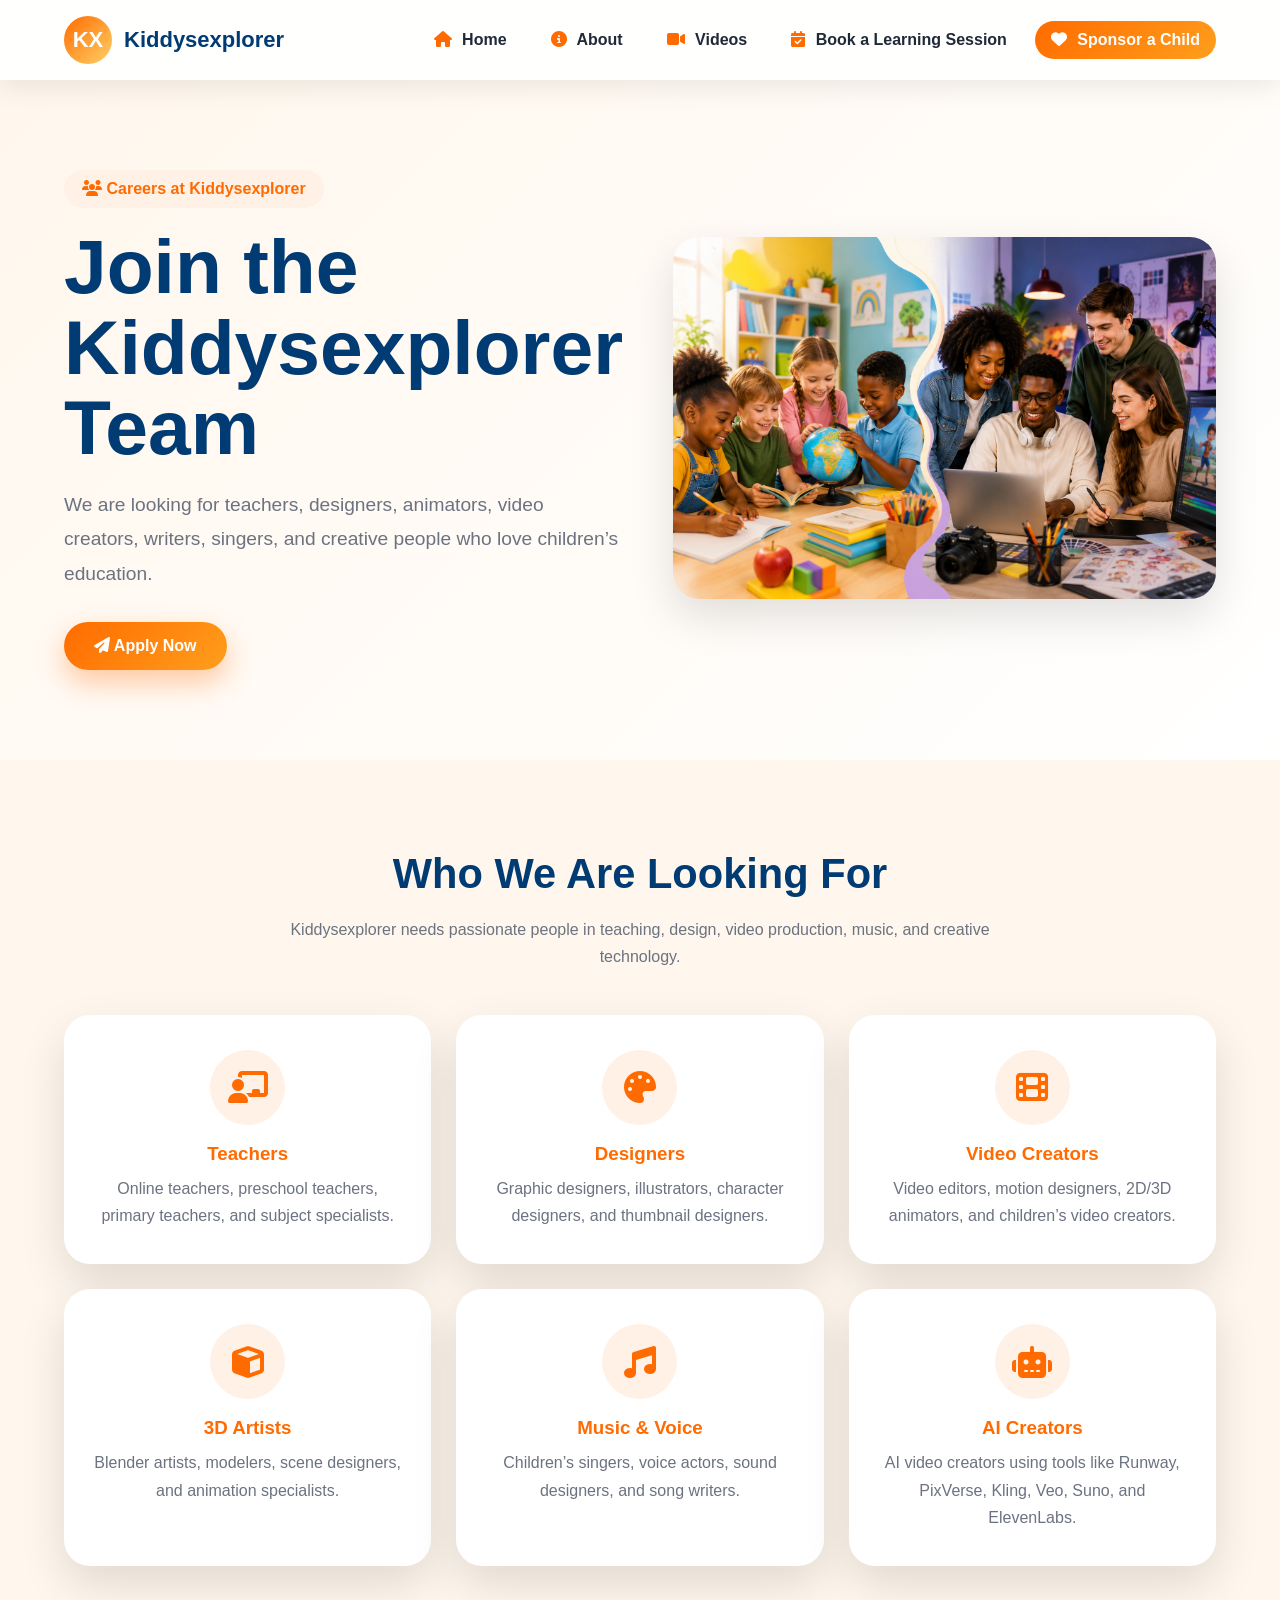
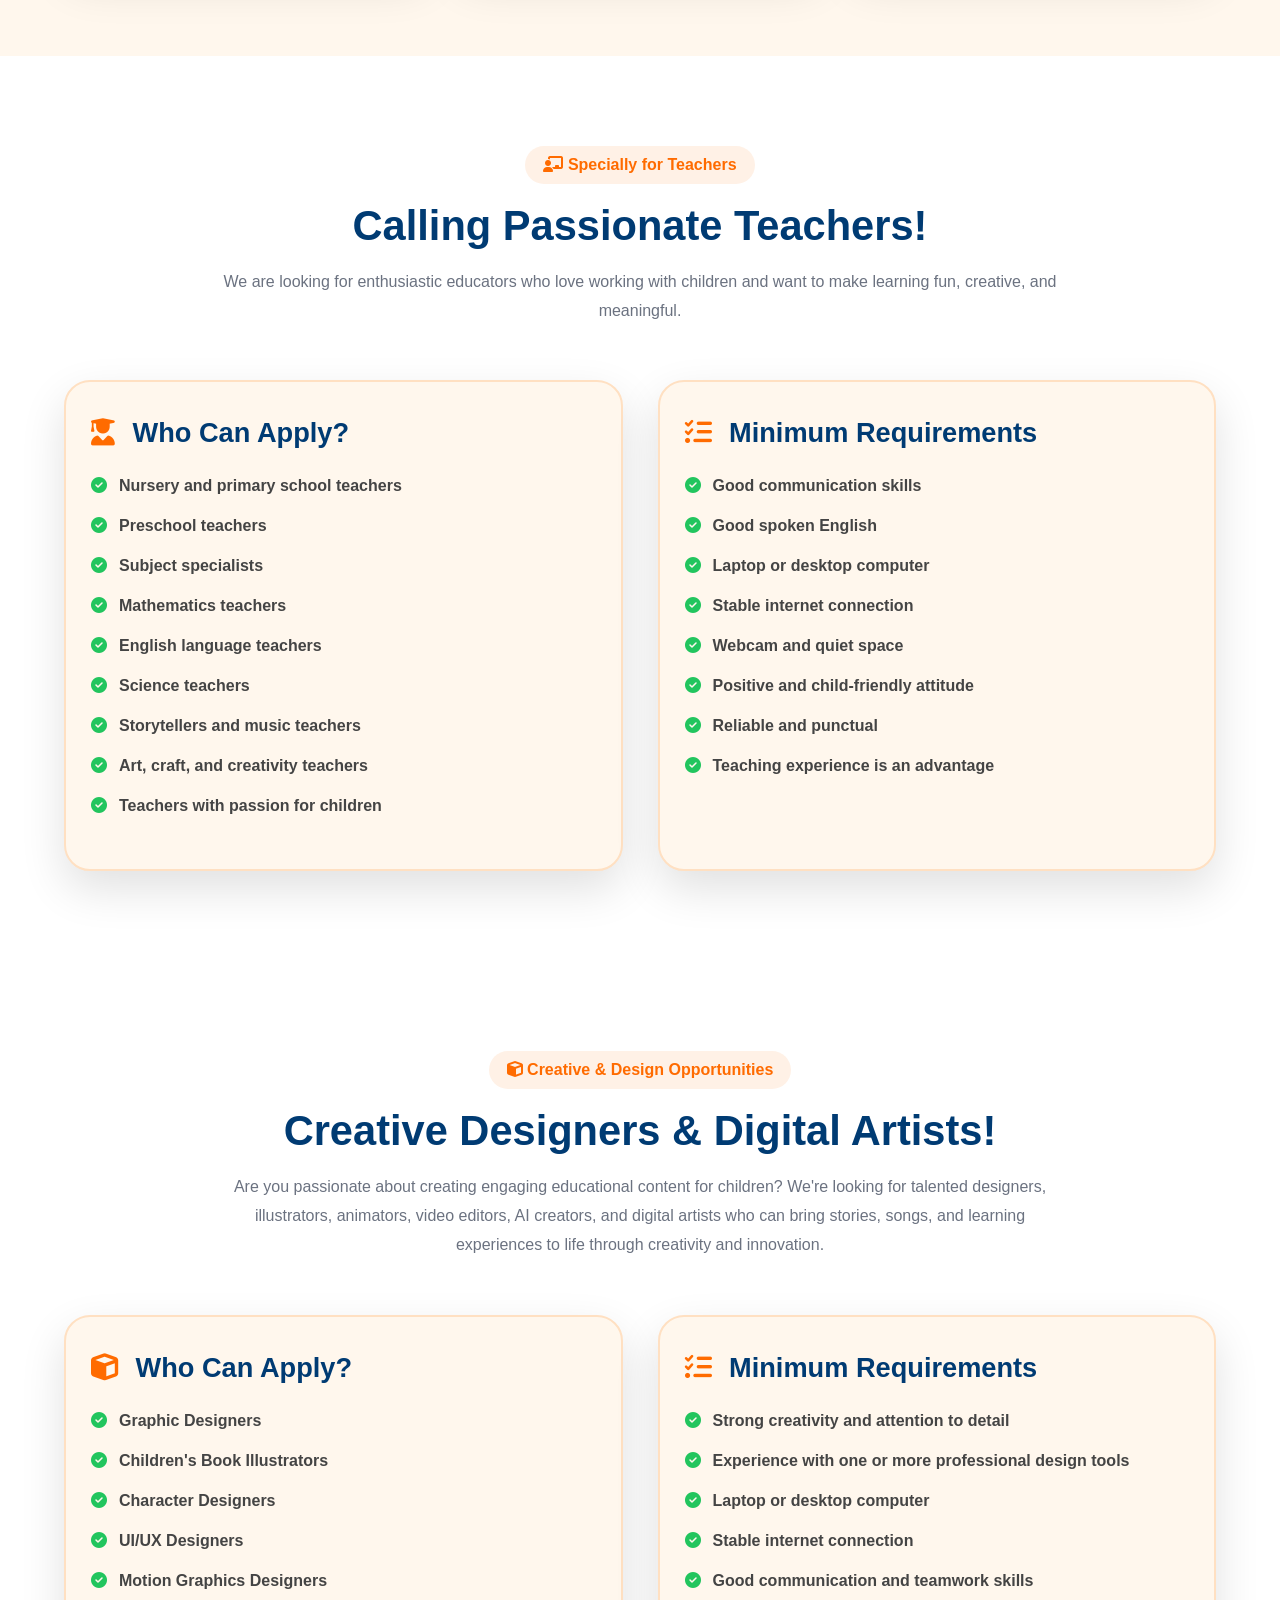
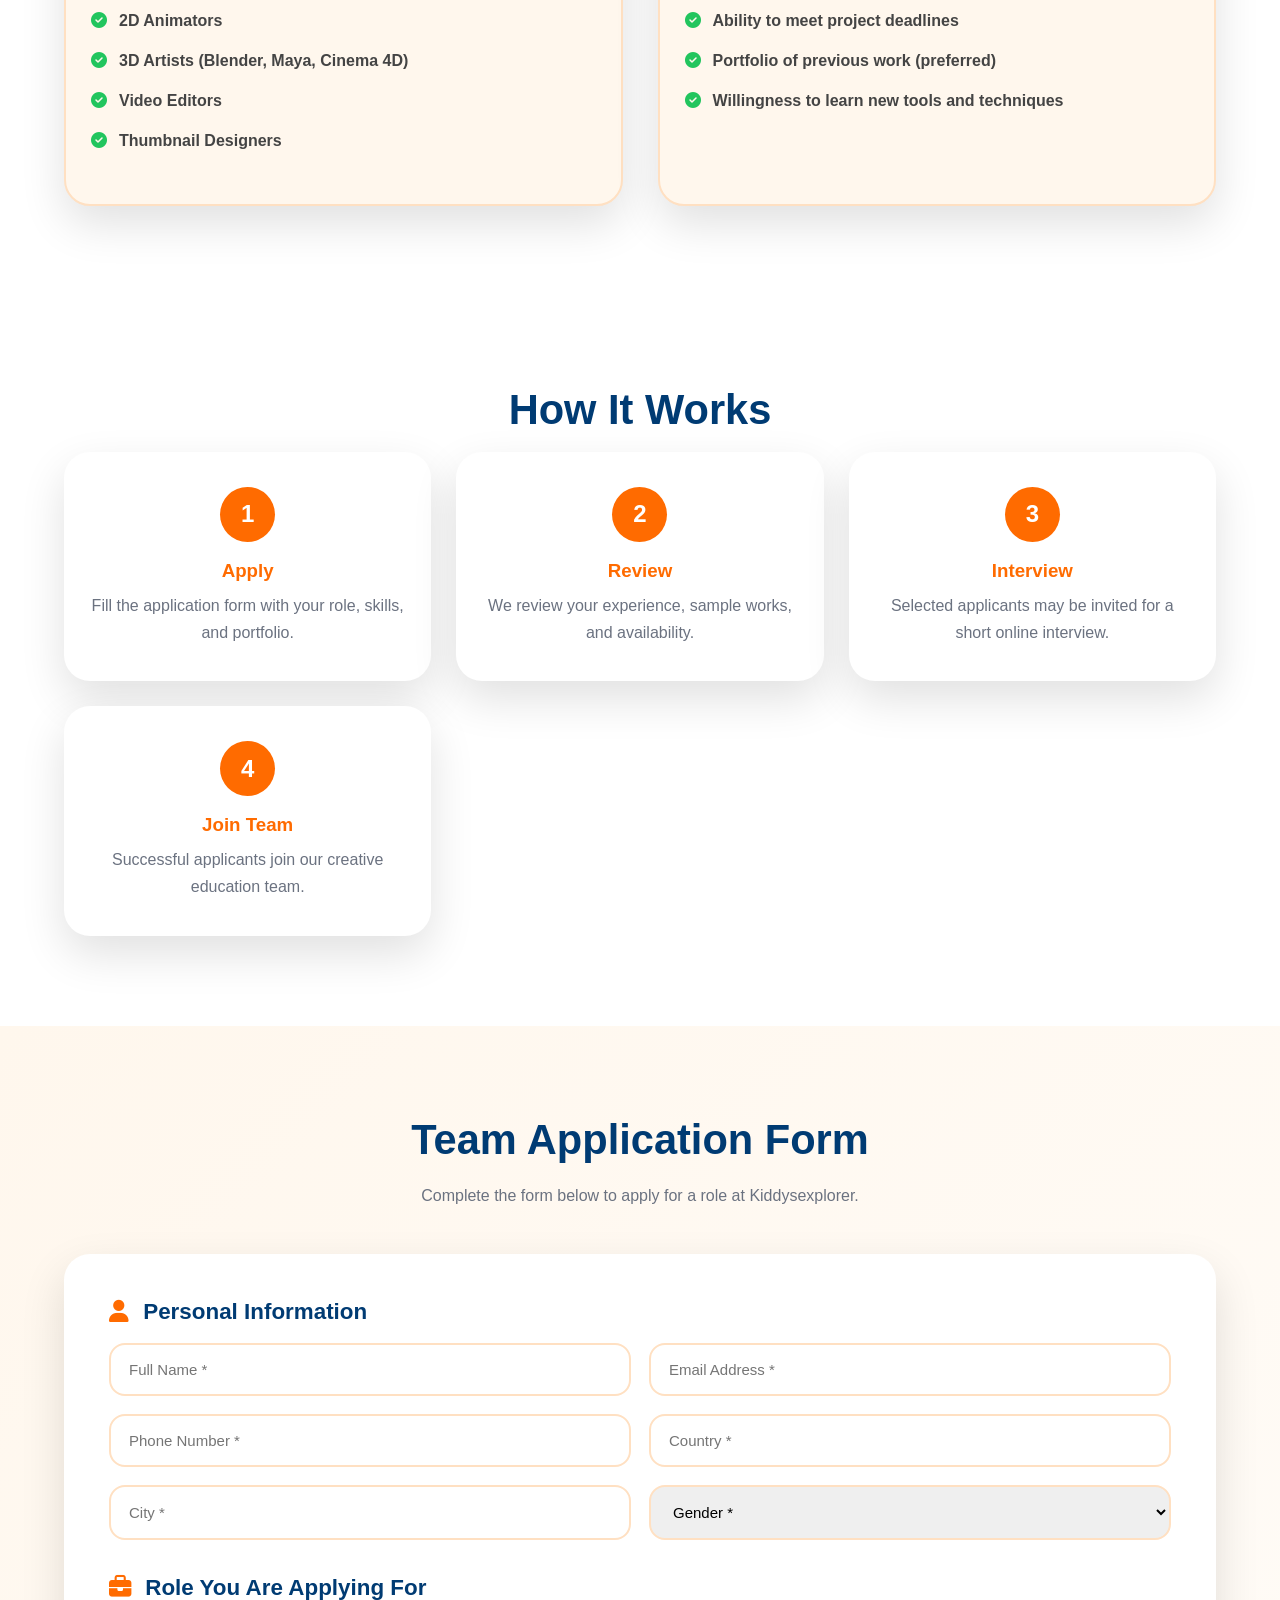
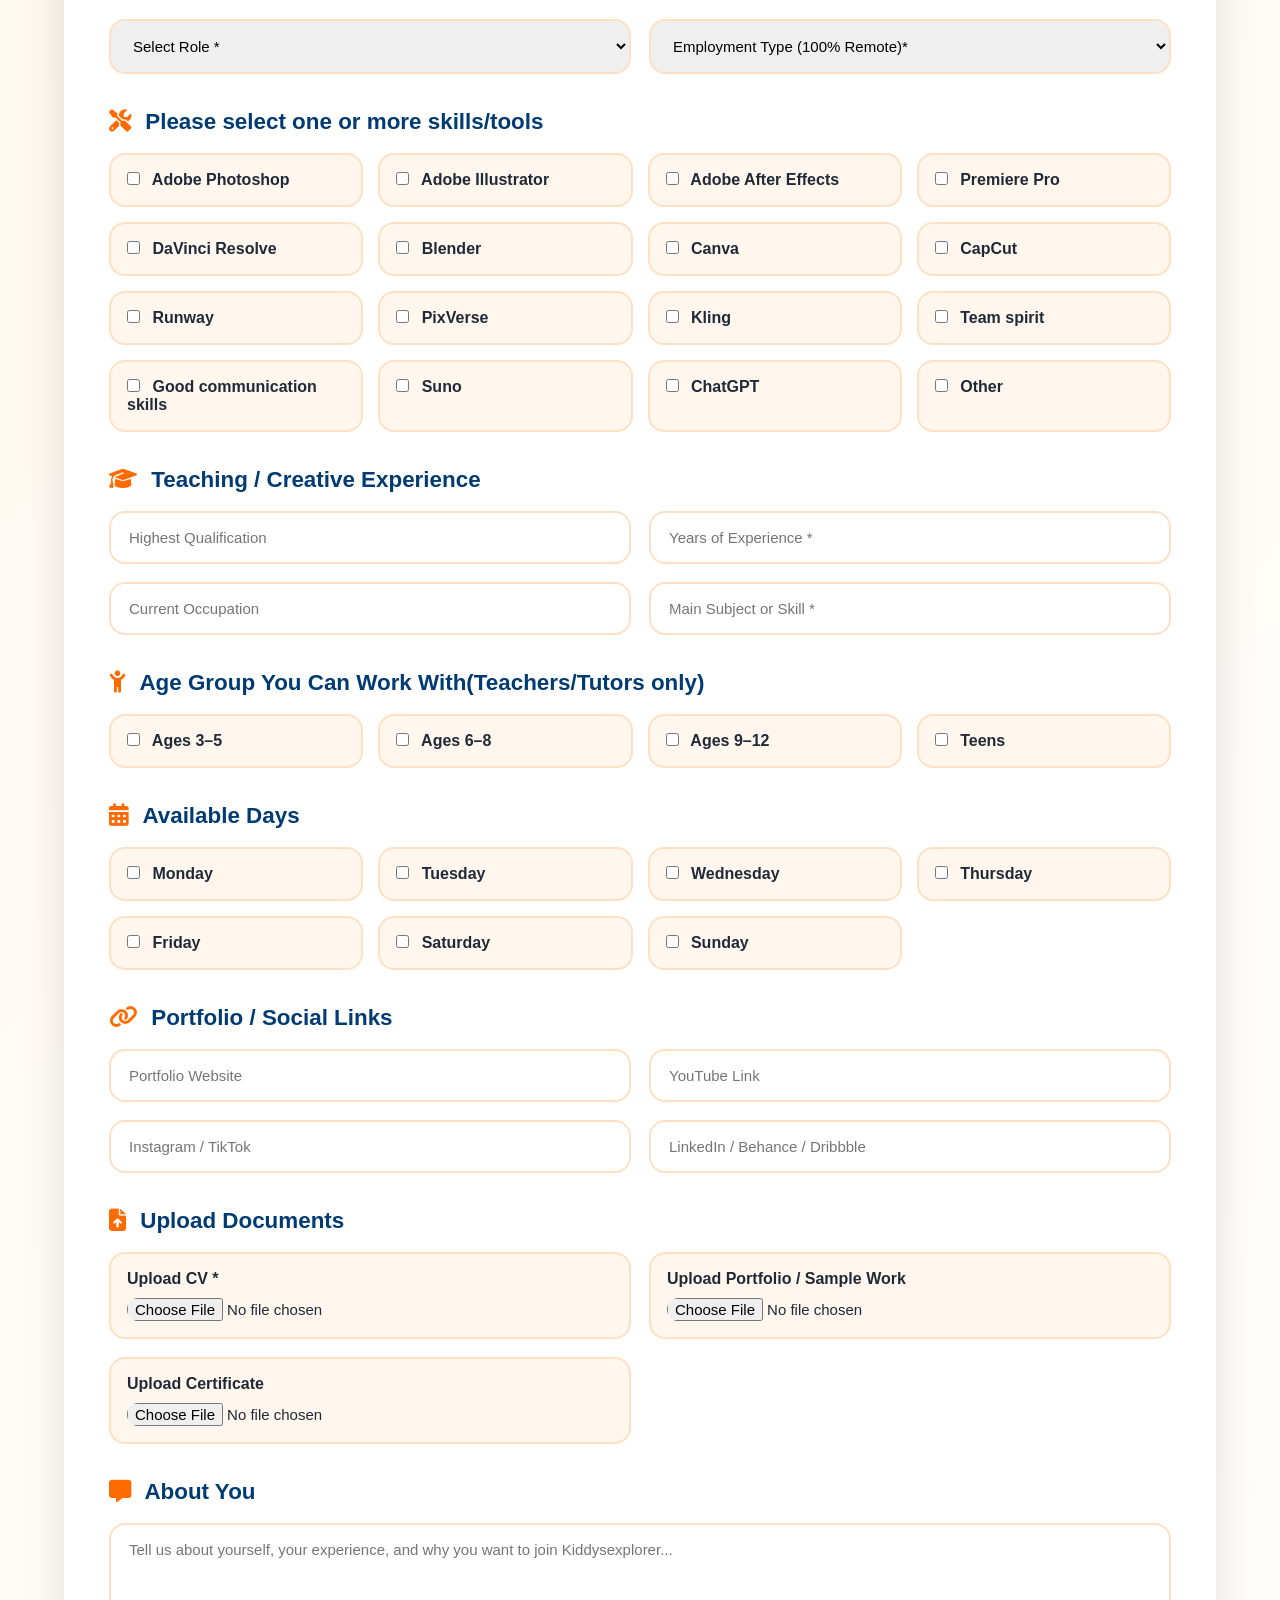
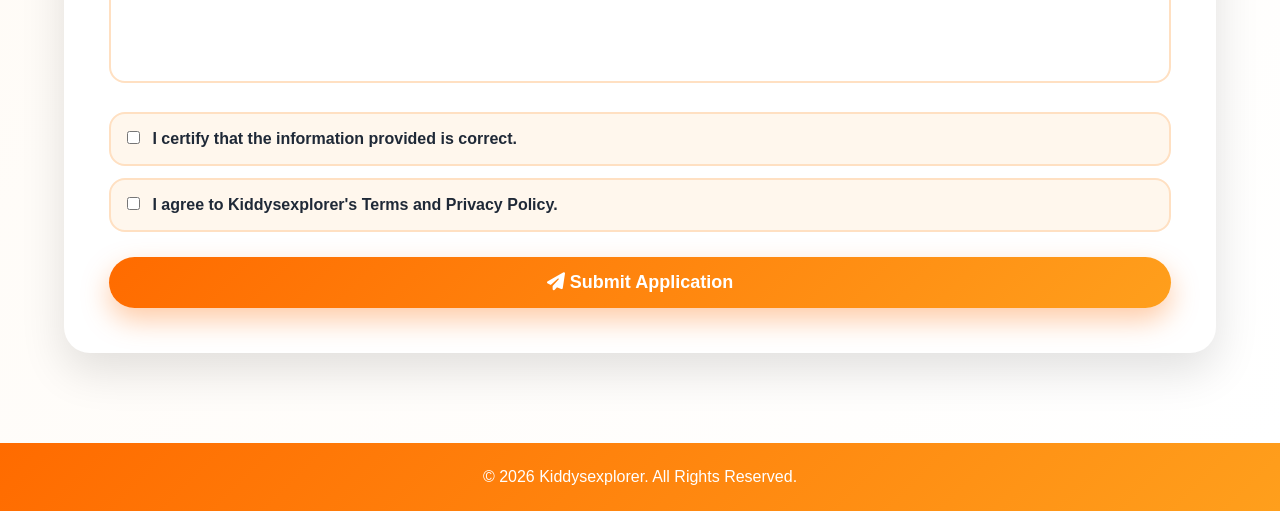
<file: careers.html>
<!DOCTYPE html>
<html lang="en">
<head>
  <meta charset="UTF-8">
  <title>Careers – Kiddysexplorer</title>
  <meta name="viewport" content="width=device-width, initial-scale=1">

  <link rel="stylesheet" href="https://cdnjs.cloudflare.com/ajax/libs/font-awesome/6.7.2/css/all.min.css">
  <link rel="stylesheet" href="assets/css/careers.css">
</head>

<body>

<header class="navbar">
  <div class="container nav-inner">
    <div class="logo">
      <div class="logo-icon">KX</div>
      <span>Kiddysexplorer</span>
    </div>

    <nav class="nav-links">
      <a href="index.html"><i class="fas fa-house"></i> Home</a>
      <a href="index.html#about"><i class="fas fa-circle-info"></i> About</a>
      <a href="index.html#videos"><i class="fas fa-video"></i> Videos</a>
      <a href="index.html#appointment"><i class="fas fa-calendar-check"></i> Book a Learning Session</a>
      <a href="donate.html" class="donate-btn"><i class="fas fa-heart"></i> Sponsor a Child</a>
    </nav>
  </div>
</header>

<section class="careers-hero">
  <div class="container hero-inner">
    <div class="hero-text">
      <span class="tag"><i class="fas fa-users"></i> Careers at Kiddysexplorer</span>
      <h1>Join the Kiddysexplorer Team</h1>
      <p>
        We are looking for teachers, designers, animators, video creators,
        writers, singers, and creative people who love children’s education.
      </p>

      <a href="#application" class="btn btn-primary">
        <i class="fas fa-paper-plane"></i> Apply Now
      </a>
    </div>

    <div class="hero-image">
      <img src="assets/images/hero.image.career.png" alt="Creative team for children education">
    </div>
  </div>
</section>

<section class="roles">
  <div class="container">
    <h2>Who We Are Looking For</h2>
    <p class="section-subtitle">
      Kiddysexplorer needs passionate people in teaching, design, video production, music, and creative technology.
    </p>

    <div class="role-grid">
      <div class="role-card">
        <i class="fas fa-chalkboard-user"></i>
        <h3>Teachers</h3>
        <p>Online teachers, preschool teachers, primary teachers, and subject specialists.</p>
      </div>

      <div class="role-card">
        <i class="fas fa-palette"></i>
        <h3>Designers</h3>
        <p>Graphic designers, illustrators, character designers, and thumbnail designers.</p>
      </div>

      <div class="role-card">
        <i class="fas fa-film"></i>
        <h3>Video Creators</h3>
        <p>Video editors, motion designers, 2D/3D animators, and children’s video creators.</p>
      </div>

      <div class="role-card">
        <i class="fas fa-cube"></i>
        <h3>3D Artists</h3>
        <p>Blender artists, modelers, scene designers, and animation specialists.</p>
      </div>

      <div class="role-card">
        <i class="fas fa-music"></i>
        <h3>Music & Voice</h3>
        <p>Children’s singers, voice actors, sound designers, and song writers.</p>
      </div>

      <div class="role-card">
        <i class="fas fa-robot"></i>
        <h3>AI Creators</h3>
        <p>AI video creators using tools like Runway, PixVerse, Kling, Veo, Suno, and ElevenLabs.</p>
      </div>
    </div>
  </div>
</section>

<!-- TEACHER OPPORTUNITIES -->
<section class="teacher-opportunities">
  <div class="container">

    <div class="teacher-header">
      <span class="section-tag">
        <i class="fas fa-chalkboard-user"></i> Specially for Teachers
      </span>

      <h2>Calling Passionate Teachers!</h2>
      <p>
        We are looking for enthusiastic educators who love working with children
        and want to make learning fun, creative, and meaningful.
      </p>
    </div>

    <div class="teacher-info-grid">

      <div class="teacher-info-card">
        <h3><i class="fas fa-user-graduate"></i> Who Can Apply?</h3>

        <ul class="check-list">
          <li><i class="fas fa-check-circle"></i> Nursery and primary school teachers</li>
          <li><i class="fas fa-check-circle"></i> Preschool teachers</li>
          <li><i class="fas fa-check-circle"></i> Subject specialists</li>
          <li><i class="fas fa-check-circle"></i> Mathematics teachers</li>
          <li><i class="fas fa-check-circle"></i> English language teachers</li>
          <li><i class="fas fa-check-circle"></i> Science teachers</li>
          <li><i class="fas fa-check-circle"></i> Storytellers and music teachers</li>
          <li><i class="fas fa-check-circle"></i> Art, craft, and creativity teachers</li>
          <li><i class="fas fa-check-circle"></i> Teachers with passion for children</li>
        </ul>
      </div>

      <div class="teacher-info-card">
        <h3><i class="fas fa-list-check"></i> Minimum Requirements</h3>

        <ul class="check-list">
          <li><i class="fas fa-check-circle"></i> Good communication skills</li>
          <li><i class="fas fa-check-circle"></i> Good spoken English</li>
          <li><i class="fas fa-check-circle"></i> Laptop or desktop computer</li>
          <li><i class="fas fa-check-circle"></i> Stable internet connection</li>
          <li><i class="fas fa-check-circle"></i> Webcam and quiet space</li>
          <li><i class="fas fa-check-circle"></i> Positive and child-friendly attitude</li>
          <li><i class="fas fa-check-circle"></i> Reliable and punctual</li>
          <li><i class="fas fa-check-circle"></i> Teaching experience is an advantage</li>
        </ul>
      </div>

    </div>
  </div>
</section>
<!-- TEACHER OPPORTUNITIES -->
<section class="teacher-opportunities">
  <div class="container">

    <div class="teacher-header">
      <span class="section-tag">
        <i class="fas fa-cube"></i> Creative & Design Opportunities
      </span>

      <h2>Creative Designers & Digital Artists!</h2>
      <p>
        Are you passionate about creating engaging educational content for children?
        We're looking for talented designers, illustrators, animators, video editors,
        AI creators, and digital artists who can bring stories, songs, and learning
        experiences to life through creativity and innovation.
      </p>
    </div>

    <div class="teacher-info-grid">

      <div class="teacher-info-card">
        <h3><i class="fas fa-cube"></i> Who Can Apply?</h3>

        <ul class="check-list">
          <li><i class="fas fa-check-circle"></i> Graphic Designers</li>
          <li><i class="fas fa-check-circle"></i> Children's Book Illustrators</li>
          <li><i class="fas fa-check-circle"></i> Character Designers</li>
          <li><i class="fas fa-check-circle"></i> UI/UX Designers</li>
          <li><i class="fas fa-check-circle"></i>  Motion Graphics Designers</li>
          <li><i class="fas fa-check-circle"></i> 2D Animators</li>
          <li><i class="fas fa-check-circle"></i> 3D Artists (Blender, Maya, Cinema 4D)</li>
          <li><i class="fas fa-check-circle"></i> Video Editors</li>
          <li><i class="fas fa-check-circle"></i> Thumbnail Designers</li>
        </ul>
      </div>

      <div class="teacher-info-card">
        <h3><i class="fas fa-list-check"></i> Minimum Requirements</h3>

        <ul class="check-list">
          <li><i class="fas fa-check-circle"></i> Strong creativity and attention to detail</li>
          <li><i class="fas fa-check-circle"></i> Experience with one or more professional design tools</li>
          <li><i class="fas fa-check-circle"></i> Laptop or desktop computer</li>
          <li><i class="fas fa-check-circle"></i> Stable internet connection</li>
          <li><i class="fas fa-check-circle"></i> Good communication and teamwork skills</li>
          <li><i class="fas fa-check-circle"></i> Ability to meet project deadlines</li>
          <li><i class="fas fa-check-circle"></i> Portfolio of previous work (preferred)</li>
          <li><i class="fas fa-check-circle"></i> Willingness to learn new tools and techniques</li>
        </ul>
      </div>

    </div>
  </div>
</section>


<section class="process">
  <div class="container">
    <h2>How It Works</h2>

    <div class="process-grid">
      <div class="process-card">
        <span>1</span>
        <h3>Apply</h3>
        <p>Fill the application form with your role, skills, and portfolio.</p>
      </div>

      <div class="process-card">
        <span>2</span>
        <h3>Review</h3>
        <p>We review your experience, sample works, and availability.</p>
      </div>

      <div class="process-card">
        <span>3</span>
        <h3>Interview</h3>
        <p>Selected applicants may be invited for a short online interview.</p>
      </div>

      <div class="process-card">
        <span>4</span>
        <h3>Join Team</h3>
        <p>Successful applicants join our creative education team.</p>
      </div>
    </div>
  </div>
</section>

<section id="application" class="application">
  <div class="container">

    <h2>Team Application Form</h2>
    <p class="section-subtitle">Complete the form below to apply for a role at Kiddysexplorer.</p>

    <form class="application-form">

      <h3><i class="fas fa-user"></i> Personal Information</h3>

      <div class="form-grid">
        <input type="text" placeholder="Full Name *" required>
        <input type="email" placeholder="Email Address *" required>
        <input type="tel" placeholder="Phone Number *" required>
        <input type="text" placeholder="Country *" required>
        <input type="text" placeholder="City *" required>

        <select required>
          <option value="">Gender *</option>
          <option>Female</option>
          <option>Male</option>
          <option>Prefer not to say</option>
        </select>
      </div>

      <h3><i class="fas fa-briefcase"></i> Role You Are Applying For</h3>

      <div class="form-grid">
        <select required>
          <option value="">Select Role *</option>
          <option>Online Teacher</option>
          <option>Preschool Teacher</option>
          <option>Primary School Teacher</option>
          <option>Subject Specialist</option>
          <option>Story Writer</option>
          <option>Children’s Script Writer</option>
          <option>Children’s Song Writer</option>
          <option>Graphic Designer</option>
          <option>Illustrator</option>
          <option>Character Designer</option>
          <option>2D Animator</option>
          <option>3D Animator</option>
          <option>Blender 3D Artist</option>
          <option>Motion Graphics Designer</option>
          <option>Video Editor</option>
          <option>Voice Actor</option>
          <option>Children’s Singer</option>
          <option>Sound Designer</option>
          <option>AI Video Creator</option>
          <option>Thumbnail Designer</option>
          <option>Social Media Manager</option>
          <option>Website Developer</option>
          <option>Volunteer</option>
        </select>

        <select required>
          <option value="">Employment Type (100% Remote)*</option>
          <option>Full Time</option>
          <option>Part Time</option>
          <option>Freelance</option>
          <option>Volunteer</option>
          <option>Internship</option>
        </select>
      </div>

      <h3><i class="fas fa-tools"></i>  Please select one or more skills/tools</h3>

      <div class="checkbox-grid">
        <label><input type="checkbox"> Adobe Photoshop</label>
        <label><input type="checkbox"> Adobe Illustrator</label>
        <label><input type="checkbox"> Adobe After Effects</label>
        <label><input type="checkbox"> Premiere Pro</label>
        <label><input type="checkbox"> DaVinci Resolve</label>
        <label><input type="checkbox"> Blender</label>
        <label><input type="checkbox"> Canva</label>
        <label><input type="checkbox"> CapCut</label>
        <label><input type="checkbox"> Runway</label>
        <label><input type="checkbox"> PixVerse</label>
        <label><input type="checkbox"> Kling</label>
        <label><input type="checkbox"> Team spirit</label>
        <label><input type="checkbox"> Good communication skills</label>
        <label><input type="checkbox"> Suno</label>
        <label><input type="checkbox"> ChatGPT</label>
        <label><input type="checkbox"> Other</label>
      </div>

      <h3><i class="fas fa-graduation-cap"></i> Teaching / Creative Experience</h3>

      <div class="form-grid">
        <input type="text" placeholder="Highest Qualification">
        <input type="text" placeholder="Years of Experience *" required>
        <input type="text" placeholder="Current Occupation">
        <input type="text" placeholder="Main Subject or Skill *" required>
      </div>

      <h3><i class="fas fa-child-reaching"></i> Age Group You Can Work With(Teachers/Tutors only)</h3>

      <div class="checkbox-grid">
        <label><input type="checkbox"> Ages 3–5</label>
        <label><input type="checkbox"> Ages 6–8</label>
        <label><input type="checkbox"> Ages 9–12</label>
        <label><input type="checkbox"> Teens</label>
      </div>

      <h3><i class="fas fa-calendar-days"></i> Available Days</h3>

      <div class="checkbox-grid">
        <label><input type="checkbox"> Monday</label>
        <label><input type="checkbox"> Tuesday</label>
        <label><input type="checkbox"> Wednesday</label>
        <label><input type="checkbox"> Thursday</label>
        <label><input type="checkbox"> Friday</label>
        <label><input type="checkbox"> Saturday</label>
        <label><input type="checkbox"> Sunday</label>
      </div>

      <h3><i class="fas fa-link"></i> Portfolio / Social Links</h3>

      <div class="form-grid">
        <input type="url" placeholder="Portfolio Website">
        <input type="url" placeholder="YouTube Link">
        <input type="url" placeholder="Instagram / TikTok">
        <input type="url" placeholder="LinkedIn / Behance / Dribbble">
      </div>

      <h3><i class="fas fa-file-upload"></i> Upload Documents</h3>

      <div class="form-grid">
        <label class="upload-box">
          Upload CV *
          <input type="file" required>
        </label>

        <label class="upload-box">
          Upload Portfolio / Sample Work
          <input type="file">
        </label>

        <label class="upload-box">
          Upload Certificate
          <input type="file">
        </label>
      </div>

      <h3><i class="fas fa-message"></i> About You</h3>

      <textarea placeholder="Tell us about yourself, your experience, and why you want to join Kiddysexplorer..." required></textarea>

      <div class="agreement">
        <label><input type="checkbox" required> I certify that the information provided is correct.</label>
        <label><input type="checkbox" required> I agree to Kiddysexplorer's Terms and Privacy Policy.</label>
      </div>

      <button type="submit" class="btn btn-primary submit-btn">
        <i class="fas fa-paper-plane"></i> Submit Application
      </button>

    </form>
  </div>
</section>

<footer class="footer">
  <p>© 2026 Kiddysexplorer. All Rights Reserved.</p>
</footer>

</body>
</html>
</file>
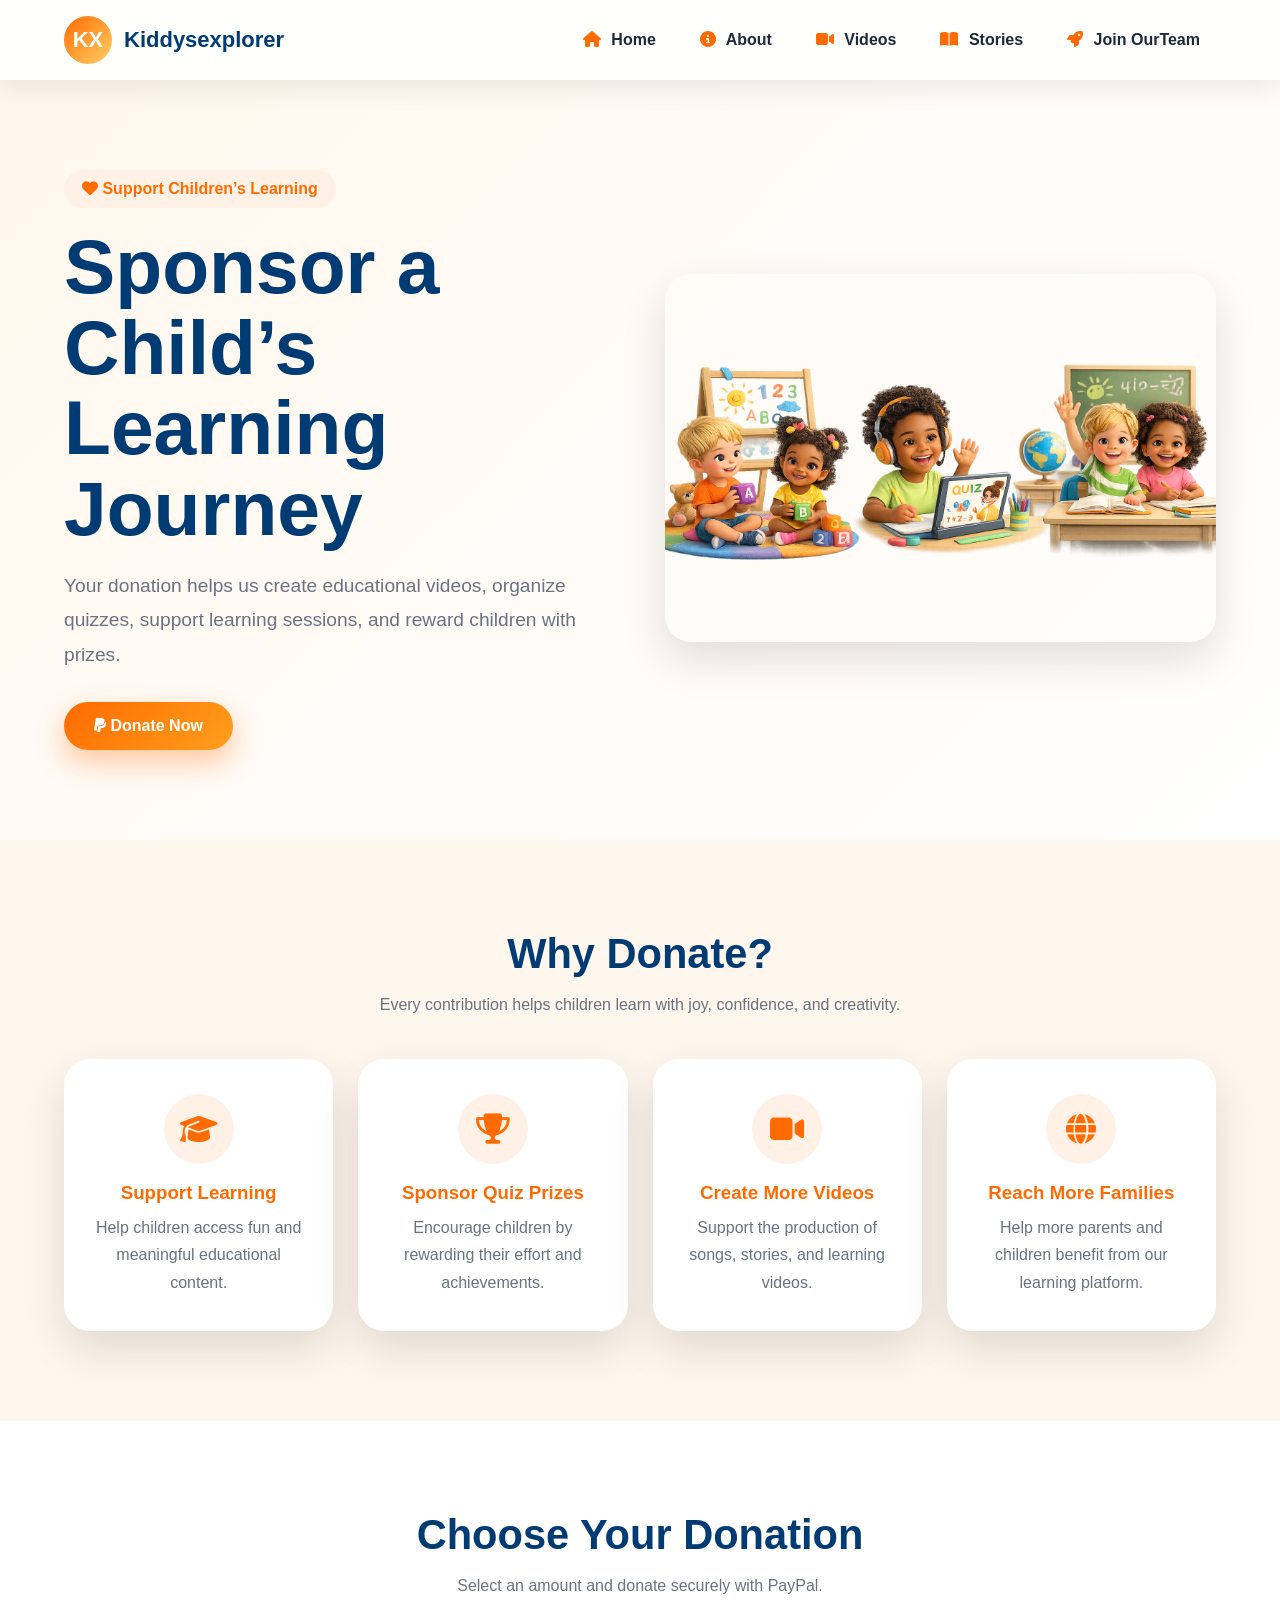
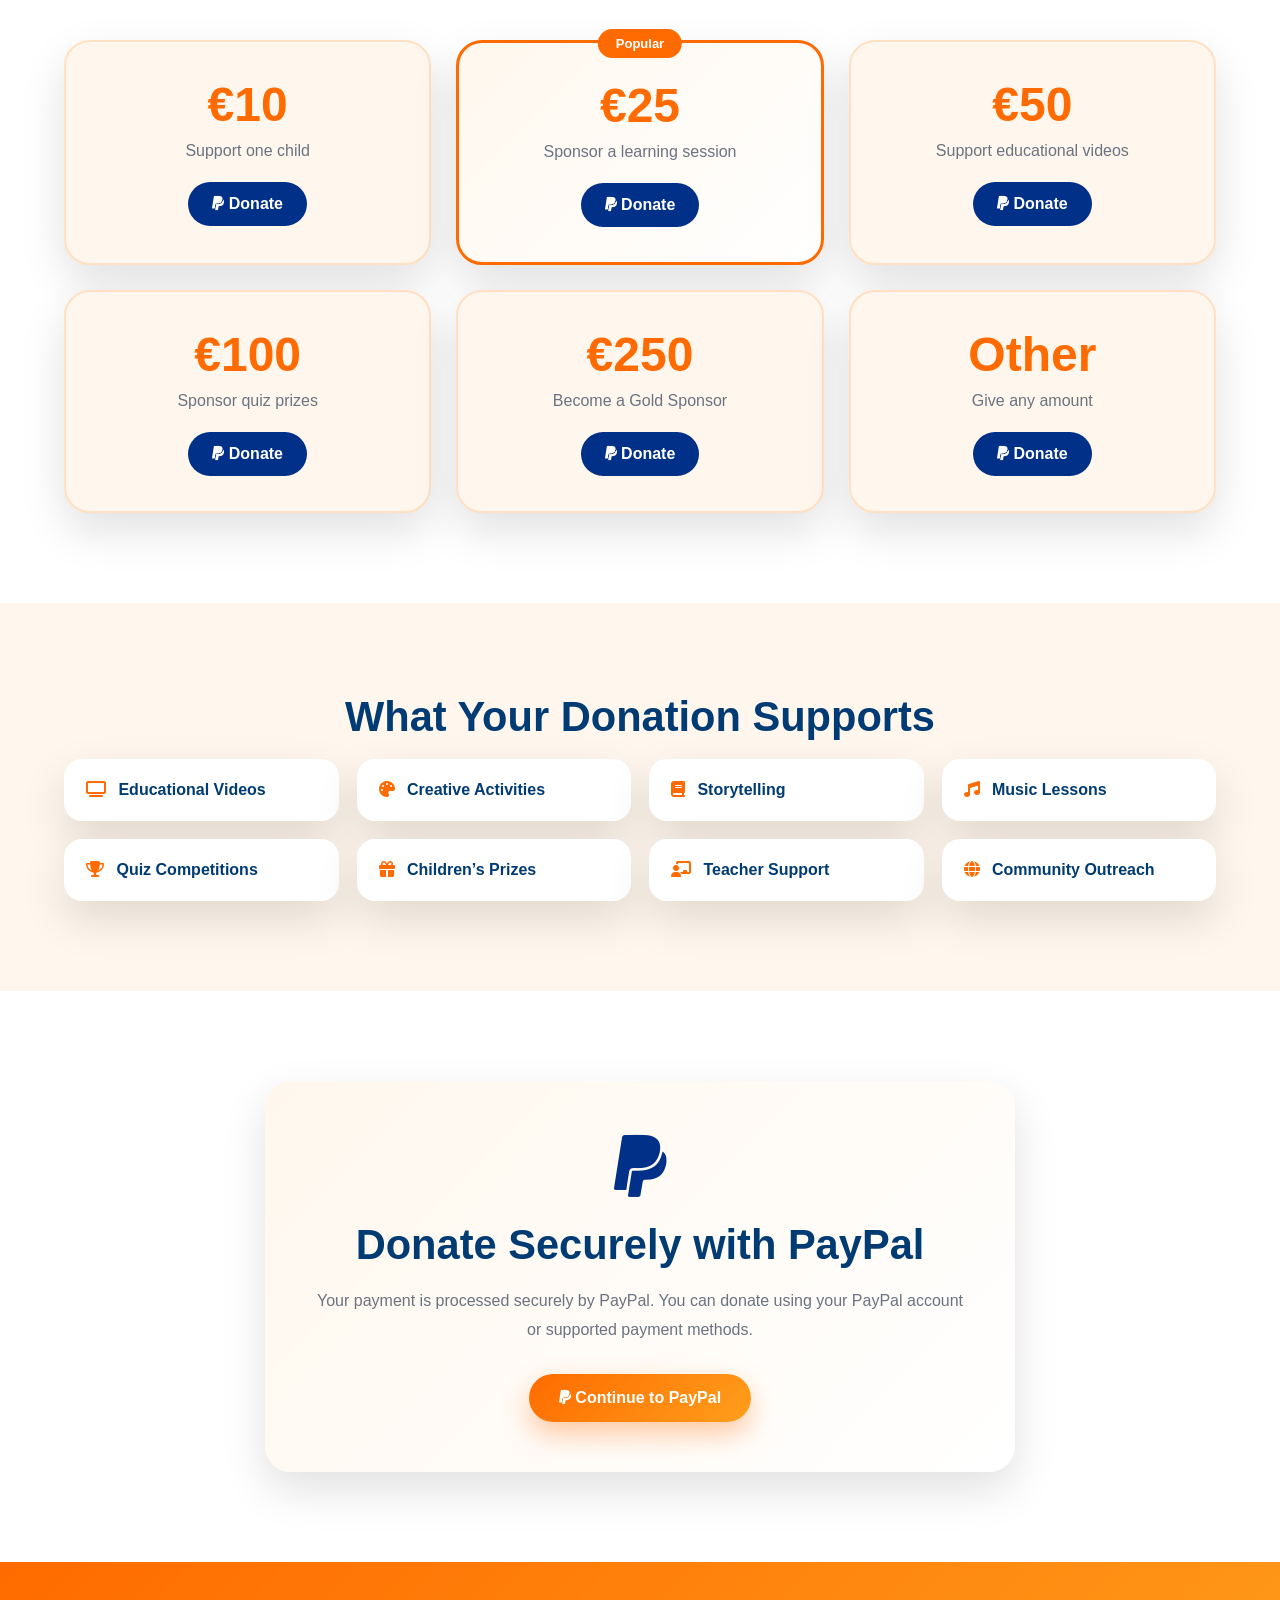
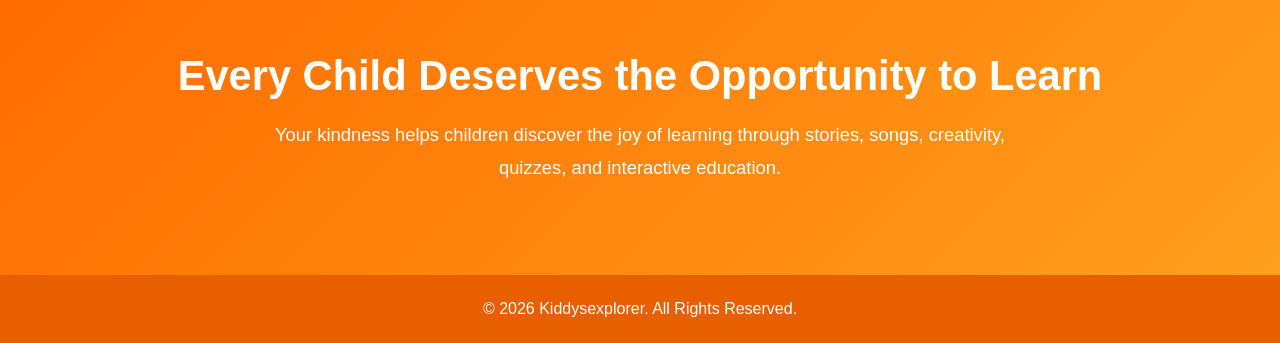
<file: donate.html>
<!DOCTYPE html>
<html lang="en">
<head>
  <meta charset="UTF-8">
  <title>Donate – Kiddysexplorer</title>
  <meta name="viewport" content="width=device-width, initial-scale=1">

  <link rel="stylesheet" href="https://cdnjs.cloudflare.com/ajax/libs/font-awesome/6.7.2/css/all.min.css">
  <link rel="stylesheet" href="assets/css/donate.css">
</head>

<body>

<header class="navbar">
  <div class="container nav-inner">
    <div class="logo">
      <div class="logo-icon">KX</div>
      <span>Kiddysexplorer</span>
    </div>

    <nav class="nav-links">
      <a href="index.html"><i class="fas fa-house"></i> Home</a>
      <a href="index.html#about"><i class="fas fa-circle-info"></i> About</a>
      <a href="index.html#videos"><i class="fas fa-video"></i> Videos</a>
      <a href="index.html#stories"><i class="fas fa-book-open"></i> Stories</a>
      <a href="careers.html"><i class="fas fa-rocket"></i> Join OurTeam</a>
    </nav>
  </div>
</header>

<section class="donate-hero">
  <div class="container hero-inner">
    <div class="hero-text">
      <span class="tag"><i class="fas fa-heart"></i> Support Children’s Learning</span>
      <h1>Sponsor a Child’s Learning Journey</h1>
      <p>
        Your donation helps us create educational videos, organize quizzes,
        support learning sessions, and reward children with prizes.
      </p>

      <a href="#donate-now" class="btn btn-primary">
        <i class="fab fa-paypal"></i> Donate Now
      </a>
    </div>

    <div class="hero-image">
      <img src="assets/images/childre.learning.png" alt="Children learning">
    </div>
  </div>
</section>

<section class="why-donate">
  <div class="container">
    <h2>Why Donate?</h2>
    <p class="section-subtitle">
      Every contribution helps children learn with joy, confidence, and creativity.
    </p>

    <div class="card-grid">
      <div class="info-card">
        <i class="fas fa-graduation-cap"></i>
        <h3>Support Learning</h3>
        <p>Help children access fun and meaningful educational content.</p>
      </div>

      <div class="info-card">
        <i class="fas fa-trophy"></i>
        <h3>Sponsor Quiz Prizes</h3>
        <p>Encourage children by rewarding their effort and achievements.</p>
      </div>

      <div class="info-card">
        <i class="fas fa-video"></i>
        <h3>Create More Videos</h3>
        <p>Support the production of songs, stories, and learning videos.</p>
      </div>

      <div class="info-card">
        <i class="fas fa-globe"></i>
        <h3>Reach More Families</h3>
        <p>Help more parents and children benefit from our learning platform.</p>
      </div>
    </div>
  </div>
</section>

<section id="donate-now" class="donation-section">
  <div class="container">

    <h2>Choose Your Donation</h2>
    <p class="section-subtitle">Select an amount and donate securely with PayPal.</p>

    <div class="donation-grid">

      <div class="donation-card">
        <h3>€10</h3>
        <p>Support one child</p>
        <a href="https://www.paypal.com/ncp/payment/UMUPYQ22W8RKL" target="_blank" class="paypal-btn">
          <i class="fab fa-paypal"></i> Donate
        </a>
      </div>

      <div class="donation-card featured">
        <span class="badge">Popular</span>
        <h3>€25</h3>
        <p>Sponsor a learning session</p>
        <a href="https://www.paypal.com/ncp/payment/PLJTNBTWSL25L" target="_blank" class="paypal-btn">
          <i class="fab fa-paypal"></i> Donate
        </a>
      </div>

      <div class="donation-card">
        <h3>€50</h3>
        <p>Support educational videos</p>
        <a href="https://www.paypal.com/ncp/payment/UBWVTCPFSKXXL" target="_blank" class="paypal-btn">
          <i class="fab fa-paypal"></i> Donate
        </a>
      </div>

      <div class="donation-card">
        <h3>€100</h3>
        <p>Sponsor quiz prizes</p>
        <a href="https://www.paypal.com/ncp/payment/W5VMENR6SXDDS" target="_blank" class="paypal-btn">
          <i class="fab fa-paypal"></i> Donate
        </a>
      </div>

      <div class="donation-card">
        <h3>€250</h3>
        <p>Become a Gold Sponsor</p>
        <a href="https://www.paypal.com/ncp/payment/RYRMZQYA4UHUA" target="_blank" class="paypal-btn">
          <i class="fab fa-paypal"></i> Donate
        </a>
      </div>

      <div class="donation-card">
        <h3>Other</h3>
        <p>Give any amount</p>
        <a href="https://www.paypal.com/ncp/payment/GP4WL8HMNDJYG" target="_blank" class="paypal-btn">
          <i class="fab fa-paypal"></i> Donate
        </a>
      </div>

    </div>
  </div>
</section>

<section class="support-section">
  <div class="container">
    <h2>What Your Donation Supports</h2>

    <div class="support-grid">
      <div><i class="fas fa-tv"></i> Educational Videos</div>
      <div><i class="fas fa-palette"></i> Creative Activities</div>
      <div><i class="fas fa-book"></i> Storytelling</div>
      <div><i class="fas fa-music"></i> Music Lessons</div>
      <div><i class="fas fa-trophy"></i> Quiz Competitions</div>
      <div><i class="fas fa-gift"></i> Children’s Prizes</div>
      <div><i class="fas fa-chalkboard-user"></i> Teacher Support</div>
      <div><i class="fas fa-globe"></i> Community Outreach</div>
    </div>
  </div>
</section>

<section class="secure-payment">
  <div class="container">
    <div class="payment-card">
      <i class="fab fa-paypal paypal-icon"></i>
      <h2>Donate Securely with PayPal</h2>
      <p>
        Your payment is processed securely by PayPal. You can donate using your
        PayPal account or supported payment methods.
      </p>

      <a href="https://www.paypal.com/ncp/payment/GP4WL8HMNDJYG" target="_blank" class="btn btn-primary">
        <i class="fab fa-paypal"></i> Continue to PayPal
      </a>
    </div>
  </div>
</section>

<section class="thank-you">
  <div class="container">
    <h2>Every Child Deserves the Opportunity to Learn</h2>
    <p>
      Your kindness helps children discover the joy of learning through stories,
      songs, creativity, quizzes, and interactive education.
    </p>
  </div>
</section>

<footer class="footer">
  <p>© 2026 Kiddysexplorer. All Rights Reserved.</p>
</footer>

</body>
</html>
</file>
<file: assets/css/certificate.css>
:root {

            --primary: #253b80;
            --primary-dark: #172554;
            --primary-light: #eaf0ff;

            --secondary: #f28c28;
            --secondary-dark: #d96f0b;

            --success: #15803d;
            --success-light: #dcfce7;

            --warning: #b45309;
            --warning-light: #fef3c7;

            --danger: #b91c1c;
            --danger-light: #fee2e2;

            --info: #0369a1;
            --info-light: #e0f2fe;

            --gold: #d4a017;
            --gold-light: #fff8d6;

            --silver: #64748b;
            --silver-light: #f1f5f9;

            --bronze: #a16207;
            --bronze-light: #fef3c7;

            --background: #f4f7fb;
            --surface: #ffffff;
            --surface-soft: #f8fafc;

            --text: #1e293b;
            --text-soft: #64748b;
            --border: #dbe2ea;

            --sidebar-width: 270px;
            --header-height: 74px;

            --shadow-sm:
                0 4px 12px rgba(15, 23, 42, 0.06);

            --shadow-md:
                0 12px 30px rgba(15, 23, 42, 0.10);

            --radius-sm: 10px;
            --radius-md: 16px;
            --radius-lg: 24px;

        }


        * {

            box-sizing: border-box;

        }


        html {

            scroll-behavior: smooth;

        }


        body {

            margin: 0;
            background: var(--background);
            color: var(--text);
            font-family: "Inter", sans-serif;

        }


        button,
        input,
        select,
        textarea {

            font: inherit;

        }


        button {

            cursor: pointer;

        }


        a {

            color: inherit;
            text-decoration: none;

        }


        [hidden] {

            display: none !important;

        }


        .admin-layout {

            min-height: 100vh;

        }


        .sidebar {

            position: fixed;
            inset: 0 auto 0 0;
            z-index: 1000;

            width: var(--sidebar-width);
            overflow-y: auto;

            background:
                linear-gradient(180deg,
                    #172554 0%,
                    #253b80 60%,
                    #1e3a8a 100%);

            color: #ffffff;

            box-shadow:
                8px 0 24px rgba(15, 23, 42, 0.16);

            transition:
                transform 0.25s ease;

        }


        .sidebar-header {

            display: flex;
            align-items: center;
            gap: 12px;

            min-height: var(--header-height);
            padding: 14px 20px;

            border-bottom:
                1px solid rgba(255, 255, 255, 0.12);

        }


        .brand-logo {

            display: grid;
            place-items: center;

            width: 44px;
            height: 44px;

            flex: 0 0 44px;

            border-radius: 14px;

            background:
                linear-gradient(135deg,
                    #ffffff,
                    #dbeafe);

            color: var(--primary);

            font-size: 22px;

        }


        .brand-text strong {

            display: block;
            font-size: 16px;

        }


        .brand-text span {

            display: block;
            margin-top: 2px;

            color:
                rgba(255, 255, 255, 0.72);

            font-size: 12px;

        }


        .sidebar-close-btn {

            display: none;
            align-items: center;
            justify-content: center;

            width: 38px;
            height: 38px;

            margin-left: auto;

            border: 0;
            border-radius: 10px;

            background:
                rgba(255, 255, 255, 0.12);

            color: #ffffff;

        }


        .sidebar-nav {

            padding: 18px 12px 28px;

        }


        .nav-label {

            margin:
                18px 12px 8px;

            color:
                rgba(255, 255, 255, 0.52);

            font-size: 11px;
            font-weight: 700;
            letter-spacing: 0.08em;
            text-transform: uppercase;

        }


        .nav-link {

            display: flex;
            align-items: center;
            gap: 12px;

            min-height: 46px;
            margin-bottom: 5px;
            padding: 10px 14px;

            border-radius: 12px;

            color:
                rgba(255, 255, 255, 0.82);

            transition:
                background 0.2s ease,
                color 0.2s ease,
                transform 0.2s ease;

        }


        .nav-link i {

            width: 20px;
            text-align: center;

        }


        .nav-link:hover {

            background:
                rgba(255, 255, 255, 0.10);

            color: #ffffff;

            transform:
                translateX(3px);

        }


        .nav-link.active {

            background: #ffffff;
            color: var(--primary);
            font-weight: 700;

            box-shadow:
                0 10px 22px rgba(15, 23, 42, 0.18);

        }


        .main-area {

            min-height: 100vh;
            margin-left: var(--sidebar-width);

        }


        .top-header {

            position: sticky;
            top: 0;
            z-index: 900;

            display: flex;
            align-items: center;
            gap: 16px;

            min-height: var(--header-height);
            padding: 12px 28px;

            background:
                rgba(255, 255, 255, 0.94);

            border-bottom:
                1px solid var(--border);

            backdrop-filter:
                blur(12px);

        }


        .menu-toggle {

            display: none;
            align-items: center;
            justify-content: center;

            width: 42px;
            height: 42px;

            border:
                1px solid var(--border);

            border-radius: 12px;

            background: #ffffff;
            color: var(--primary);

        }


        .header-title {

            min-width: 0;

        }


        .header-title h1 {

            margin: 0;

            color: var(--primary-dark);

            font-size:
                clamp(20px, 2.5vw, 27px);

        }


        .header-title p {

            margin:
                4px 0 0;

            color: var(--text-soft);
            font-size: 13px;

        }


        .header-actions {

            display: flex;
            align-items: center;
            gap: 10px;

            margin-left: auto;

        }


        .admin-profile {

            display: flex;
            align-items: center;
            gap: 10px;

            padding:
                6px 12px 6px 6px;

            border:
                1px solid var(--border);

            border-radius: 999px;

            background: #ffffff;

        }


        .admin-avatar {

            display: grid;
            place-items: center;

            width: 36px;
            height: 36px;

            border-radius: 50%;

            background:
                linear-gradient(135deg,
                    var(--secondary),
                    #fbbf24);

            color: #ffffff;
            font-weight: 800;

        }


        .admin-profile strong {

            display: block;
            font-size: 13px;

        }


        .admin-profile span {

            display: block;
            color: var(--text-soft);
            font-size: 11px;

        }


        .page-content {

            width:
                min(1600px, 100%);

            margin: 0 auto;
            padding: 28px;

        }


        .page-hero {

            display: flex;
            align-items: center;
            justify-content: space-between;
            gap: 24px;

            margin-bottom: 24px;
            padding: 26px;

            border-radius: var(--radius-lg);

            background:
                linear-gradient(135deg,
                    #172554,
                    #253b80 55%,
                    #3b82f6);

            color: #ffffff;

            box-shadow: var(--shadow-md);

        }


        .page-hero-content {

            max-width: 760px;

        }


        .page-hero-badge {

            display: inline-flex;
            align-items: center;
            gap: 7px;

            margin-bottom: 12px;
            padding: 7px 12px;

            border:
                1px solid rgba(255, 255, 255, 0.22);

            border-radius: 999px;

            background:
                rgba(255, 255, 255, 0.12);

            font-size: 12px;
            font-weight: 700;

        }


        .page-hero h2 {

            margin: 0;

            font-size:
                clamp(25px, 4vw, 40px);

            line-height: 1.1;

        }


        .page-hero p {

            max-width: 680px;
            margin:
                12px 0 0;

            color:
                rgba(255, 255, 255, 0.82);

            line-height: 1.7;

        }


        .page-hero-icon {

            display: grid;
            place-items: center;

            width: 112px;
            height: 112px;

            flex: 0 0 112px;

            border:
                1px solid rgba(255, 255, 255, 0.20);

            border-radius: 32px;

            background:
                rgba(255, 255, 255, 0.12);

            font-size: 50px;

            transform:
                rotate(-5deg);

        }


        .button {

            display: inline-flex;
            align-items: center;
            justify-content: center;
            gap: 8px;

            min-height: 42px;
            padding: 10px 16px;

            border:
                1px solid transparent;

            border-radius: 11px;

            font-weight: 700;

            transition:
                transform 0.18s ease,
                box-shadow 0.18s ease,
                background 0.18s ease;

        }


        .button:hover {

            transform:
                translateY(-1px);

        }


        .button-primary {

            background: var(--primary);
            color: #ffffff;

            box-shadow:
                0 8px 18px rgba(37, 59, 128, 0.22);

        }


        .button-primary:hover {

            background: #1d4ed8;

        }


        .button-secondary {

            background: var(--secondary);
            color: #ffffff;

            box-shadow:
                0 8px 18px rgba(242, 140, 40, 0.22);

        }


        .button-secondary:hover {

            background: var(--secondary-dark);

        }


        .button-light {

            border-color: var(--border);
            background: #ffffff;
            color: var(--text);

        }


        .button-light:hover {

            background: var(--surface-soft);

        }


        .button-success {

            background: var(--success);
            color: #ffffff;

        }


        .button-danger {

            background: var(--danger);
            color: #ffffff;

        }


        .button-sm {

            min-height: 36px;
            padding: 8px 12px;
            font-size: 13px;

        }


        .button-icon {

            width: 42px;
            padding: 0;

        }


        .statistics-grid {

            display: grid;
            grid-template-columns:
                repeat(4, minmax(0, 1fr));

            gap: 18px;
            margin-bottom: 24px;

        }


        .stat-card {

            position: relative;
            overflow: hidden;

            display: flex;
            align-items: center;
            gap: 15px;

            min-height: 126px;
            padding: 20px;

            border:
                1px solid var(--border);

            border-radius: var(--radius-md);

            background: var(--surface);

            box-shadow: var(--shadow-sm);

        }


        .stat-card::after {

            content: "";

            position: absolute;
            right: -30px;
            bottom: -30px;

            width: 90px;
            height: 90px;

            border-radius: 50%;

            background:
                currentColor;

            opacity: 0.06;

        }


        .stat-icon {

            display: grid;
            place-items: center;

            width: 54px;
            height: 54px;

            flex: 0 0 54px;

            border-radius: 16px;

            font-size: 23px;

        }


        .stat-card.total {

            color: var(--primary);

        }


        .stat-card.total .stat-icon {

            background: var(--primary-light);

        }


        .stat-card.generated {

            color: var(--success);

        }


        .stat-card.generated .stat-icon {

            background: var(--success-light);

        }


        .stat-card.pending {

            color: var(--warning);

        }


        .stat-card.pending .stat-icon {

            background: var(--warning-light);

        }


        .stat-card.printed {

            color: var(--info);

        }


        .stat-card.printed .stat-icon {

            background: var(--info-light);

        }


        .stat-details {

            color: var(--text);

        }


        .stat-label {

            margin-bottom: 6px;

            color: var(--text-soft);

            font-size: 13px;
            font-weight: 600;

        }


        .stat-value {

            color: var(--primary-dark);

            font-size: 28px;
            font-weight: 800;

        }


        .stat-note {

            margin-top: 4px;

            color: var(--text-soft);
            font-size: 11px;

        }


        .panel {

            margin-bottom: 24px;

            border:
                1px solid var(--border);

            border-radius: var(--radius-md);

            background: var(--surface);

            box-shadow: var(--shadow-sm);

        }


        .panel-header {

            display: flex;
            align-items: center;
            justify-content: space-between;
            gap: 16px;

            min-height: 72px;
            padding: 16px 20px;

            border-bottom:
                1px solid var(--border);

        }


        .panel-heading h3 {

            display: flex;
            align-items: center;
            gap: 9px;

            margin: 0;

            color: var(--primary-dark);
            font-size: 18px;

        }


        .panel-heading p {

            margin:
                5px 0 0;

            color: var(--text-soft);
            font-size: 12px;

        }


        .panel-actions {

            display: flex;
            flex-wrap: wrap;
            gap: 9px;

        }


        .panel-body {

            padding: 20px;

        }


        .batch-grid {

            display: grid;
            grid-template-columns:
                repeat(4, minmax(0, 1fr));

            gap: 14px;

        }


        .batch-option {

            position: relative;

            display: flex;
            align-items: center;
            gap: 13px;

            min-height: 92px;
            padding: 16px;

            border:
                1px solid var(--border);

            border-radius: 14px;

            background: var(--surface-soft);

            transition:
                border-color 0.2s ease,
                background 0.2s ease,
                transform 0.2s ease;

        }


        .batch-option:hover {

            border-color: #93c5fd;
            background: #eff6ff;
            transform:
                translateY(-2px);

        }


        .batch-option-icon {

            display: grid;
            place-items: center;

            width: 44px;
            height: 44px;

            flex: 0 0 44px;

            border-radius: 13px;

            background: var(--primary-light);
            color: var(--primary);

            font-size: 19px;

        }


        .batch-option strong {

            display: block;
            color: var(--primary-dark);
            font-size: 14px;

        }


        .batch-option span {

            display: block;
            margin-top: 4px;

            color: var(--text-soft);
            font-size: 11px;
            line-height: 1.4;

        }


        .filters-grid {

            display: grid;
            grid-template-columns:
                minmax(220px, 1.6fr) repeat(3, minmax(150px, 1fr)) auto;

            gap: 12px;
            align-items: end;

        }


        .form-group {

            min-width: 0;

        }


        .form-group label {

            display: block;
            margin-bottom: 7px;

            color: #334155;

            font-size: 12px;
            font-weight: 700;

        }


        .form-control {

            width: 100%;
            min-height: 44px;
            padding: 10px 12px;

            border:
                1px solid #cbd5e1;

            border-radius: 10px;

            background: #ffffff;
            color: var(--text);

            outline: none;

            transition:
                border-color 0.18s ease,
                box-shadow 0.18s ease;

        }


        .form-control:focus {

            border-color: #60a5fa;

            box-shadow:
                0 0 0 4px rgba(59, 130, 246, 0.12);

        }


        textarea.form-control {

            min-height: 105px;
            resize: vertical;

        }


        .search-field {

            position: relative;

        }


        .search-field i {

            position: absolute;
            top: 50%;
            left: 13px;

            color: #94a3b8;

            transform:
                translateY(-50%);

            pointer-events: none;

        }


        .search-field .form-control {

            padding-left: 39px;

        }


        .certificate-workspace {

            display: grid;
            grid-template-columns:
                minmax(0, 1.25fr) minmax(340px, 0.75fr);

            gap: 22px;
            align-items: start;

        }


        .table-container {

            overflow-x: auto;

        }


        .data-table {

            width: 100%;
            min-width: 1020px;

            border-collapse: collapse;

        }


        .data-table th {

            padding: 13px 14px;

            border-bottom:
                1px solid var(--border);

            background: var(--surface-soft);

            color: #475569;

            font-size: 11px;
            font-weight: 800;
            letter-spacing: 0.04em;
            text-align: left;
            text-transform: uppercase;

            white-space: nowrap;

        }


        .data-table td {

            padding: 14px;

            border-bottom:
                1px solid #edf2f7;

            color: #334155;

            font-size: 13px;
            vertical-align: middle;

        }


        .data-table tbody tr:hover {

            background: #f8fbff;

        }


        .participant-cell {

            display: flex;
            align-items: center;
            gap: 11px;

        }


        .participant-avatar {

            display: grid;
            place-items: center;

            width: 39px;
            height: 39px;

            flex: 0 0 39px;

            border-radius: 50%;

            background:
                linear-gradient(135deg,
                    #dbeafe,
                    #bfdbfe);

            color: var(--primary);
            font-size: 12px;
            font-weight: 800;

        }


        .participant-cell strong {

            display: block;
            color: var(--primary-dark);

        }


        .participant-cell small {

            display: block;
            margin-top: 3px;

            color: var(--text-soft);

        }


        .badge {

            display: inline-flex;
            align-items: center;
            justify-content: center;
            gap: 5px;

            min-height: 26px;
            padding: 4px 9px;

            border-radius: 999px;

            font-size: 11px;
            font-weight: 800;

            white-space: nowrap;

        }


        .badge-group {

            background: var(--primary-light);
            color: var(--primary);

        }


        .badge-gold {

            background: var(--gold-light);
            color: var(--gold);

        }


        .badge-silver {

            background: var(--silver-light);
            color: var(--silver);

        }


        .badge-bronze {

            background: var(--bronze-light);
            color: var(--bronze);

        }


        .badge-participation {

            background: var(--info-light);
            color: var(--info);

        }


        .badge-success {

            background: var(--success-light);
            color: var(--success);

        }


        .badge-warning {

            background: var(--warning-light);
            color: var(--warning);

        }


        .badge-info {

            background: var(--info-light);
            color: var(--info);

        }


        .table-actions {

            display: flex;
            align-items: center;
            gap: 6px;

        }


        .icon-btn {

            display: inline-grid;
            place-items: center;

            width: 35px;
            height: 35px;

            border:
                1px solid var(--border);

            border-radius: 9px;

            background: #ffffff;
            color: #475569;

            transition:
                background 0.18s ease,
                color 0.18s ease,
                border-color 0.18s ease;

        }


        .icon-btn:hover {

            border-color: #93c5fd;
            background: #eff6ff;
            color: var(--primary);

        }


        .icon-btn.danger:hover {

            border-color: #fecaca;
            background: #fff1f2;
            color: var(--danger);

        }


        .result-summary {

            padding:
                14px 20px;

            border-top:
                1px solid var(--border);

            color: var(--text-soft);
            font-size: 12px;

        }


        .empty-state {

            padding: 52px 24px;
            text-align: center;

        }


        .empty-state-icon {

            display: grid;
            place-items: center;

            width: 72px;
            height: 72px;

            margin: 0 auto 16px;

            border-radius: 22px;

            background: var(--primary-light);
            color: var(--primary);

            font-size: 30px;

        }


        .empty-state h4 {

            margin:
                0 0 8px;

            color: var(--primary-dark);
            font-size: 18px;

        }


        .empty-state p {

            max-width: 460px;
            margin:
                0 auto 18px;

            color: var(--text-soft);
            line-height: 1.6;

        }


        .preview-panel {

            position: sticky;
            top:
                calc(var(--header-height) + 20px);

        }


        .certificate-preview-wrapper {

            padding: 18px;

            background:
                linear-gradient(135deg,
                    #edf2f7,
                    #f8fafc);

        }


       /*=====================================
    CERTIFICATE PREVIEW
=====================================*/

.certificate-preview {

    position: relative;
    overflow: hidden;

    width: 100%;
    aspect-ratio: 1.414 / 1;

    padding:
        24px 34px 78px;

    border:
        10px solid #f7d774;

    outline:
        3px solid #9a6700;

    outline-offset:
        -16px;

    background:
        linear-gradient(
            135deg,
            #fffdf4,
            #ffffff 45%,
            #fff9df
        );

    color: #172554;

    box-shadow:
        0 16px 35px
        rgba(15, 23, 42, 0.15);

    text-align: center;

}


/* Decorative circles */

.certificate-preview::before,
.certificate-preview::after {

    content: "";

    position: absolute;

    width: 150px;
    height: 150px;

    border:
        3px solid
        rgba(212, 160, 23, 0.18);

    border-radius: 50%;

    pointer-events: none;

}


.certificate-preview::before {

    top: -85px;
    left: -85px;

}


.certificate-preview::after {

    right: -85px;
    bottom: -85px;

}


/*=====================================
    CERTIFICATE LOGO
=====================================*/

.certificate-logo {

    display: grid;
    place-items: center;

    width: 44px;
    height: 44px;

    margin:
        0 auto 6px;

    border-radius: 50%;

    background:
        var(--primary);

    color: #ffffff;

    font-size: 20px;

}


/*=====================================
    ORGANIZATION NAME
=====================================*/

.certificate-organization {

    margin-bottom: 5px;

    color:
        var(--primary);

    font-size: 9px;
    font-weight: 800;

    letter-spacing:
        0.16em;

    text-transform:
        uppercase;

}


/*=====================================
    CERTIFICATE TITLE
=====================================*/

.certificate-title {

    margin:
        3px 0;

    font-family:
        "Playfair Display",
        serif;

    font-size:
        clamp(
            18px,
            2.3vw,
            30px
        );

    line-height: 1.08;

    letter-spacing:
        0.03em;

    text-transform:
        uppercase;

}


/*=====================================
    CERTIFICATE SUBTITLE
=====================================*/

.certificate-subtitle {

    margin:
        4px 0 8px;

    color:
        #64748b;

    font-size: 9px;

    letter-spacing:
        0.08em;

    text-transform:
        uppercase;

}


/*=====================================
    PRESENTED TEXT
=====================================*/

.certificate-presented {

    margin: 0;

    color:
        #64748b;

    font-size: 9px;

}


/*=====================================
    PARTICIPANT NAME
=====================================*/

.certificate-name {

    min-height: 38px;

    margin:
        2px auto 3px;

    font-family:
        "Great Vibes",
        cursive;

    color:
        #9a6700;

    font-size:
        clamp(
            26px,
            3.8vw,
            46px
        );

    line-height: 1;

}


/*=====================================
    DESCRIPTION
=====================================*/

.certificate-description {

    position: relative;
    z-index: 2;

    max-width: 78%;

    margin:
        2px auto 0;

    color:
        #475569;

    font-size:
        clamp(
            8px,
            0.9vw,
            11px
        );

    line-height: 1.4;

}


.certificate-highlight {

    color:
        var(--primary);

    font-weight: 800;

}


/*=====================================
    CERTIFICATE FOOTER
=====================================*/

.certificate-footer {

    position: absolute;

    right: 42px;
    bottom: 28px;
    left: 42px;

    z-index: 3;

    display: grid;

    grid-template-columns:
        minmax(0, 1fr)
        68px
        minmax(0, 1fr);

    gap: 18px;

    align-items: end;

}


/*=====================================
    SIGNATURE
=====================================*/

.signature-block {

    min-width: 0;

    text-align:
        center;

}


.signature-line {

    width: 100%;
    height: 1px;

    margin-bottom: 4px;

    background:
        #94a3b8;

}


.signature-name {

    overflow: hidden;

    font-size: 8px;
    font-weight: 700;

    line-height: 1.2;

    text-overflow:
        ellipsis;

    white-space:
        nowrap;

}


.signature-role {

    margin-top: 2px;

    color:
        #64748b;

    font-size: 7px;

    line-height: 1.2;

}


/*=====================================
    OFFICIAL SEAL
=====================================*/

.certificate-seal {

    display: grid;
    place-items: center;

    width: 56px;
    height: 56px;

    margin:
        0 auto;

    border:
        3px double #c28a00;

    border-radius: 50%;

    background:
        radial-gradient(
            circle,
            #fff9cf,
            #f7d774
        );

    color:
        #9a6700;

    font-size: 7px;
    font-weight: 800;

    line-height: 1.15;

    text-align: center;

    text-transform:
        uppercase;

}


/*=====================================
    CERTIFICATE NUMBER
=====================================*/

.certificate-number {

    position: absolute;

    bottom: 7px;
    left: 50%;

    z-index: 4;

    width: max-content;

    max-width: 80%;

    color:
        #64748b;

    font-size: 7px;

    letter-spacing:
        0.06em;

    transform:
        translateX(-50%);

    white-space:
        nowrap;

}


        .preview-placeholder {

            display: grid;
            place-items: center;

            min-height: 440px;
            padding: 30px;

            border:
                2px dashed #cbd5e1;

            border-radius: 14px;

            color: var(--text-soft);
            text-align: center;

        }


        .preview-placeholder i {

            margin-bottom: 14px;

            color: var(--primary);
            font-size: 42px;

        }


        .preview-placeholder strong {

            display: block;
            margin-bottom: 7px;

            color: var(--primary-dark);

        }


        .preview-actions {

            display: grid;
            grid-template-columns:
                repeat(2, minmax(0, 1fr));

            gap: 10px;
            padding: 16px 18px 18px;

            border-top:
                1px solid var(--border);

        }


        .modal {

            position: fixed;
            inset: 0;
            z-index: 2000;

            display: grid;
            place-items: center;

            padding: 20px;

            background:
                rgba(15, 23, 42, 0.68);

            backdrop-filter:
                blur(5px);

        }


        .modal-dialog {

            width:
                min(760px, 100%);

            max-height:
                calc(100vh - 40px);

            overflow-y: auto;

            border-radius: 20px;

            background: #ffffff;

            box-shadow:
                0 28px 70px rgba(15, 23, 42, 0.30);

        }


        .modal-dialog.large {

            width:
                min(1020px, 100%);

        }


        .modal-header {

            display: flex;
            align-items: flex-start;
            justify-content: space-between;
            gap: 16px;

            padding: 20px 22px;

            border-bottom:
                1px solid var(--border);

        }


        .modal-header h3 {

            margin: 0;

            color: var(--primary-dark);

        }


        .modal-header p {

            margin:
                5px 0 0;

            color: var(--text-soft);
            font-size: 12px;

        }


        .modal-close {

            display: grid;
            place-items: center;

            width: 38px;
            height: 38px;

            flex: 0 0 38px;

            border:
                1px solid var(--border);

            border-radius: 10px;

            background: #ffffff;
            color: #64748b;

        }


        .modal-body {

            padding: 22px;

        }


        .modal-footer {

            display: flex;
            justify-content: flex-end;
            gap: 10px;

            padding: 16px 22px;

            border-top:
                1px solid var(--border);

            background: var(--surface-soft);

        }


        .form-grid {

            display: grid;
            grid-template-columns:
                repeat(2, minmax(0, 1fr));

            gap: 16px;

        }


        .full-width {

            grid-column: 1 / -1;

        }


        .checkbox-row {

            display: flex;
            align-items: center;
            gap: 10px;

            min-height: 44px;

        }


        .checkbox-row input {

            width: 18px;
            height: 18px;

        }


        .participant-preview-card {

            display: flex;
            align-items: center;
            gap: 13px;

            padding: 15px;

            border:
                1px solid #bfdbfe;

            border-radius: 13px;

            background: #eff6ff;

        }


        .participant-preview-avatar {

            display: grid;
            place-items: center;

            width: 46px;
            height: 46px;

            flex: 0 0 46px;

            border-radius: 50%;

            background: var(--primary);
            color: #ffffff;

            font-size: 13px;
            font-weight: 800;

        }


        .participant-preview-card strong {

            display: block;

            color: var(--primary-dark);

        }


        .participant-preview-card span {

            display: block;
            margin-top: 4px;

            color: var(--text-soft);
            font-size: 12px;

        }


        .sidebar-overlay {

            position: fixed;
            inset: 0;
            z-index: 950;

            display: none;

            background:
                rgba(15, 23, 42, 0.58);

        }


        @media (max-width: 1280px) {

            .statistics-grid {

                grid-template-columns:
                    repeat(2, minmax(0, 1fr));

            }

            .batch-grid {

                grid-template-columns:
                    repeat(2, minmax(0, 1fr));

            }

            .filters-grid {

                grid-template-columns:
                    repeat(2, minmax(0, 1fr));

            }

            .certificate-workspace {

                grid-template-columns: 1fr;

            }

            .preview-panel {

                position: static;

            }

        }


        @media (max-width: 900px) {

            :root {

                --sidebar-width: 270px;

            }

            .sidebar {

                transform:
                    translateX(-100%);

            }

            .sidebar.open {

                transform:
                    translateX(0);

            }

            .sidebar-close-btn,
            .menu-toggle {

                display: inline-flex;

            }

            .sidebar-overlay.active {

                display: block;

            }

            .main-area {

                margin-left: 0;

            }

            .top-header {

                padding:
                    12px 18px;

            }

            .page-content {

                padding: 20px;

            }

        }


        @media (max-width: 650px) {

            .admin-profile-text {

                display: none;

            }

            .admin-profile {

                padding:
                    4px;

            }

            .page-hero {

                padding: 22px;

            }

            .page-hero-icon {

                display: none;

            }

            .statistics-grid,
            .batch-grid,
            .filters-grid,
            .form-grid {

                grid-template-columns: 1fr;

            }

            .panel-header {

                align-items: flex-start;
                flex-direction: column;

            }

            .panel-actions {

                width: 100%;

            }

            .panel-actions .button {

                flex: 1;

            }

            .preview-actions {

                grid-template-columns: 1fr;

            }

            .modal-footer {

                flex-direction: column-reverse;

            }

            .modal-footer .button {

                width: 100%;

            }

        }


        @media print {

            body {

                background: #ffffff;

            }

            .sidebar,
            .top-header,
            .page-hero,
            .statistics-grid,
            .batch-panel,
            .filters-panel,
            .certificate-list-panel,
            .preview-actions,
            .sidebar-overlay {

                display: none !important;

            }

            .main-area {

                margin: 0;

            }

            .page-content {

                width: 100%;
                padding: 0;

            }

            .certificate-workspace {

                display: block;

            }

            .preview-panel {

                border: 0;
                box-shadow: none;

            }

            .preview-panel .panel-header {

                display: none;

            }

            .certificate-preview-wrapper {

                padding: 0;
                background: #ffffff;

            }

            .certificate-preview {

                width: 297mm;
                height: 210mm;
                aspect-ratio: auto;

                margin: 0 auto;

                box-shadow: none;

                page-break-inside: avoid;

            }

        }

        /*=====================================
    DELETE CERTIFICATE MODAL
=====================================*/

#deleteCertificateModal {
    position: fixed;
    inset: 0;
    z-index: 9999;

    display: flex;
    align-items: center;
    justify-content: center;

    padding: 24px;

    background:
        rgba(15, 23, 42, 0.65);

    backdrop-filter: blur(5px);
}


/* Important: keep hidden modal hidden */

#deleteCertificateModal[hidden] {
    display: none !important;
}


/*=====================================
    DELETE DIALOG
=====================================*/

.delete-certificate-dialog {
    width: 100%;
    max-width: 470px;

    padding: 38px 34px 32px;

    border: 1px solid #e2e8f0;
    border-radius: 22px;

    background: #ffffff;

    box-shadow:
        0 25px 60px
        rgba(15, 23, 42, 0.25);

    text-align: center;

    animation:
        deleteCertificateModalIn
        0.22s ease-out;
}


/*=====================================
    WARNING ICON
=====================================*/

.delete-certificate-icon {
    display: flex;
    align-items: center;
    justify-content: center;

    width: 76px;
    height: 76px;

    margin:
        0 auto 24px;

    border-radius: 22px;

    background: #fee2e2;

    color: #dc2626;

    font-size: 32px;
}


/*=====================================
    TITLE
=====================================*/

.delete-certificate-dialog h2 {
    margin:
        0 0 14px;

    color: #172033;

    font-size: 27px;
    font-weight: 800;

    line-height: 1.2;
}


/*=====================================
    MESSAGE
=====================================*/

.delete-certificate-dialog p {
    max-width: 380px;

    margin:
        0 auto;

    color: #64748b;

    font-size: 15px;

    line-height: 1.7;
}


.delete-certificate-dialog p strong {
    color: #1e293b;
    font-weight: 800;
}


/*=====================================
    WARNING MESSAGE
=====================================*/

.delete-certificate-warning {
    margin-top: 4px !important;

    color: #94a3b8 !important;

    font-size: 14px !important;
}


/*=====================================
    ACTION BUTTONS
=====================================*/

.delete-certificate-actions {
    display: flex;
    align-items: center;
    justify-content: center;

    gap: 12px;

    margin-top: 28px;
}


.delete-certificate-actions .button {
    min-width: 125px;
    min-height: 44px;

    border-radius: 10px;

    font-weight: 700;

    cursor: pointer;
}


/* Cancel */

.delete-certificate-actions .button-light {
    border: 1px solid #dbe3ee;

    background: #ffffff;

    color: #1e293b;
}


.delete-certificate-actions .button-light:hover {
    background: #f8fafc;
}


/* Delete */

.delete-certificate-actions .button-danger {
    border: 1px solid #dc2626;

    background: #dc2626;

    color: #ffffff;

    box-shadow:
        0 8px 20px
        rgba(220, 38, 38, 0.22);
}


.delete-certificate-actions .button-danger:hover {
    border-color: #b91c1c;

    background: #b91c1c;
}


/*=====================================
    OPEN ANIMATION
=====================================*/

@keyframes deleteCertificateModalIn {

    from {
        opacity: 0;

        transform:
            translateY(14px)
            scale(0.97);
    }

    to {
        opacity: 1;

        transform:
            translateY(0)
            scale(1);
    }

}


/*=====================================
    MOBILE
=====================================*/

@media (max-width: 520px) {

    .delete-certificate-dialog {
        padding:
            30px 20px 24px;
    }


    .delete-certificate-dialog h2 {
        font-size: 23px;
    }


    .delete-certificate-actions {
        flex-direction: column;
    }


    .delete-certificate-actions .button {
        width: 100%;
    }

}
</file>
<file: assets/css/admin.css>
/* =====================================================
   KIDDYSEXPLORER ADMIN DASHBOARD
   admin.css
===================================================== */

/* 1. CSS Variables
   2. Reset
   3. Typography
   4. Body
   5. Layout
   6. Sidebar
   7. Header
*/

/*====================================================
  KIDDYSEXPLORER ADMIN DASHBOARD
  admin.css
  Version 1.0
=====================================================*/


/*====================================================
  ROOT VARIABLES
=====================================================*/

:root{

    --primary:#4f46e5;
    --primary-dark:#4338ca;
    --primary-light:#eef2ff;

    --secondary:#7c3aed;

    --success:#16a34a;
    --success-light:#dcfce7;

    --warning:#f59e0b;
    --warning-light:#fef3c7;

    --danger:#dc2626;
    --danger-light:#fee2e2;

    --info:#0284c7;
    --info-light:#e0f2fe;

    --text:#1e293b;
    --text-light:#64748b;

    --background:#f8fafc;
    --surface:#ffffff;

    --border:#e2e8f0;

    --shadow-sm:
        0 2px 6px rgba(0,0,0,.05);

    --shadow:
        0 8px 24px rgba(0,0,0,.08);

    --shadow-lg:
        0 18px 40px rgba(0,0,0,.12);

    --radius-sm:8px;
    --radius:14px;
    --radius-lg:20px;

    --sidebar-width:270px;

    --transition:.30s ease;

}


/*====================================================
RESET
=====================================================*/

*,
*::before,
*::after{

    margin:0;
    padding:0;
    box-sizing:border-box;

}


html{

    scroll-behavior:smooth;

}


body{

    font-family:
        Inter,
        "Segoe UI",
        Roboto,
        Arial,
        sans-serif;

    background:var(--background);

    color:var(--text);

    min-height:100vh;

    line-height:1.5;

    overflow-x:hidden;

}


body.admin-modal-open{

    overflow:hidden;

}


img{

    display:block;

    max-width:100%;

}


button{

    font:inherit;

    cursor:pointer;

    border:none;

    background:none;

}


input,
select,
textarea{

    font:inherit;

    outline:none;

}


/*====================================================
LAYOUT
=====================================================*/

.admin-page{

    display:flex;

    min-height:100vh;

    background:var(--background);

}


.admin-main{

    flex:1;

    margin-left:var(--sidebar-width);

    display:flex;

    flex-direction:column;

    min-height:100vh;

}


.admin-content{

    padding:40px;

    display:flex;

    flex-direction:column;

    gap:32px;

}


/*====================================================
SIDEBAR
=====================================================*/

.admin-sidebar{

    position:fixed;

    left:0;
    top:0;
    bottom:0;

    width:var(--sidebar-width);

    background:#ffffff;

    border-right:1px solid var(--border);

    display:flex;

    flex-direction:column;

    justify-content:space-between;

    z-index:900;

    transition:var(--transition);

}


.sidebar-brand{

    display:flex;

    align-items:center;

    gap:15px;

    padding:28px;

    border-bottom:1px solid var(--border);

}


.sidebar-logo{

    width:54px;

    height:54px;

    border-radius:16px;

    background:
        linear-gradient(
            135deg,
            var(--primary),
            var(--secondary)
        );

    color:white;

    display:flex;

    align-items:center;

    justify-content:center;

    font-size:22px;

    box-shadow:var(--shadow);

}


.sidebar-brand-text{

    display:flex;

    flex-direction:column;

}


.sidebar-brand-text strong{

    font-size:18px;

}


.sidebar-brand-text span{

    font-size:13px;

    color:var(--text-light);

}


.sidebar-navigation{

    display:flex;

    flex-direction:column;

    padding:20px;

    gap:8px;

}


.sidebar-section-title{

    font-size:12px;

    text-transform:uppercase;

    color:var(--text-light);

    margin-bottom:10px;

    padding-left:14px;

    letter-spacing:.08em;

}


.sidebar-link{

    display:flex;

    align-items:center;

    gap:14px;

    padding:14px 18px;

    text-decoration:none;

    color:var(--text);

    border-radius:12px;

    transition:var(--transition);

    font-weight:500;

}


.sidebar-link:hover{

    background:var(--primary-light);

    color:var(--primary);

}


.sidebar-link.active{

    background:var(--primary);

    color:white;

}


.sidebar-link i{

    width:22px;

    text-align:center;

}


.sidebar-bottom{

    padding:20px;

    border-top:1px solid var(--border);

}


/*====================================================
HEADER
=====================================================*/

.admin-header{

    position:sticky;

    top:0;

    z-index:700;

    background:rgba(255,255,255,.9);

    backdrop-filter:blur(12px);

    border-bottom:1px solid var(--border);

    padding:22px 40px;

    display:flex;

    justify-content:space-between;

    align-items:center;

}


.admin-header-left{

    display:flex;

    align-items:center;

    gap:20px;

}


.admin-header h1{

    font-size:30px;

    margin-bottom:4px;

}


.admin-header p{

    color:var(--text-light);

}


.admin-header-right{

    display:flex;

    align-items:center;

    gap:18px;

}


.admin-menu-btn{

    width:48px;

    height:48px;

    display:none;

    align-items:center;

    justify-content:center;

    border-radius:12px;

    background:var(--surface);

    box-shadow:var(--shadow-sm);

}


.header-action-btn{

    display:flex;

    align-items:center;

    gap:10px;

    padding:12px 18px;

    border-radius:12px;

    background:var(--primary);

    color:white;

    transition:var(--transition);

}


.header-action-btn:hover{

    background:var(--primary-dark);

}


.admin-profile{

    display:flex;

    align-items:center;

    gap:12px;

}


.admin-avatar{

    width:48px;

    height:48px;

    border-radius:50%;

    display:flex;

    align-items:center;

    justify-content:center;

    color:white;

    background:
        linear-gradient(
            135deg,
            var(--secondary),
            var(--primary)
        );

    font-size:20px;

}

/*====================================================
WELCOME SECTION
=====================================================*/

.admin-welcome {
    position: relative;
    overflow: hidden;
    display: flex;
    align-items: center;
    justify-content: space-between;
    gap: 32px;
    min-height: 250px;
    padding: 42px;
    border: 1px solid rgba(79, 70, 229, 0.12);
    border-radius: var(--radius-lg);
    background:
        radial-gradient(
            circle at top right,
            rgba(124, 58, 237, 0.18),
            transparent 34%
        ),
        linear-gradient(
            135deg,
            #ffffff,
            #f5f3ff
        );
    box-shadow: var(--shadow);
}

.admin-welcome::before {
    content: "";
    position: absolute;
    top: -90px;
    right: -50px;
    width: 240px;
    height: 240px;
    border-radius: 50%;
    background: rgba(79, 70, 229, 0.08);
}

.admin-welcome::after {
    content: "";
    position: absolute;
    bottom: -130px;
    right: 170px;
    width: 220px;
    height: 220px;
    border-radius: 50%;
    background: rgba(124, 58, 237, 0.07);
}

.welcome-content {
    position: relative;
    z-index: 2;
    max-width: 760px;
}

.admin-label,
.panel-label {
    display: inline-flex;
    align-items: center;
    gap: 8px;
    margin-bottom: 12px;
    color: var(--primary);
    font-size: 12px;
    font-weight: 800;
    letter-spacing: 0.08em;
    text-transform: uppercase;
}

.admin-welcome h2 {
    max-width: 690px;
    margin-bottom: 14px;
    color: var(--text);
    font-size: clamp(28px, 4vw, 46px);
    line-height: 1.12;
}

.admin-welcome p {
    max-width: 680px;
    color: var(--text-light);
    font-size: 17px;
    line-height: 1.8;
}

.welcome-icon {
    position: relative;
    z-index: 2;
    flex: 0 0 auto;
    width: 130px;
    height: 130px;
    display: flex;
    align-items: center;
    justify-content: center;
    border: 1px solid rgba(255, 255, 255, 0.75);
    border-radius: 34px;
    color: #ffffff;
    background:
        linear-gradient(
            135deg,
            var(--primary),
            var(--secondary)
        );
    box-shadow:
        0 22px 45px rgba(79, 70, 229, 0.25);
    font-size: 52px;
    transform: rotate(4deg);
}


/*====================================================
STATISTIC CARDS
=====================================================*/

.admin-stat-grid {
    display: grid;
    grid-template-columns:
        repeat(4, minmax(0, 1fr));
    gap: 22px;
}

.admin-stat-card {
    position: relative;
    overflow: hidden;
    display: flex;
    align-items: center;
    gap: 18px;
    min-width: 0;
    padding: 24px;
    border: 1px solid var(--border);
    border-radius: var(--radius);
    background: var(--surface);
    box-shadow: var(--shadow-sm);
    transition:
        transform var(--transition),
        box-shadow var(--transition),
        border-color var(--transition);
}

.admin-stat-card:hover {
    transform: translateY(-6px);
    box-shadow: var(--shadow);
}

.admin-stat-card::after {
    content: "";
    position: absolute;
    right: -35px;
    bottom: -45px;
    width: 110px;
    height: 110px;
    border-radius: 50%;
    opacity: 0.45;
}

.stat-icon {
    flex: 0 0 auto;
    width: 58px;
    height: 58px;
    display: flex;
    align-items: center;
    justify-content: center;
    border-radius: 17px;
    font-size: 23px;
}

.stat-content {
    min-width: 0;
}

.stat-content span {
    display: block;
    margin-bottom: 4px;
    color: var(--text-light);
    font-size: 13px;
    font-weight: 700;
}

.stat-content h3 {
    margin-bottom: 2px;
    color: var(--text);
    font-size: 32px;
    line-height: 1.1;
}

.stat-content p {
    color: var(--text-light);
    font-size: 12px;
}

.stat-blue .stat-icon {
    color: #1d4ed8;
    background: #dbeafe;
}

.stat-blue::after {
    background: #bfdbfe;
}

.stat-blue:hover {
    border-color: #bfdbfe;
}

.stat-green .stat-icon {
    color: #15803d;
    background: #dcfce7;
}

.stat-green::after {
    background: #bbf7d0;
}

.stat-green:hover {
    border-color: #bbf7d0;
}

.stat-orange .stat-icon {
    color: #c2410c;
    background: #ffedd5;
}

.stat-orange::after {
    background: #fed7aa;
}

.stat-orange:hover {
    border-color: #fed7aa;
}

.stat-purple .stat-icon {
    color: #7e22ce;
    background: #f3e8ff;
}

.stat-purple::after {
    background: #e9d5ff;
}

.stat-purple:hover {
    border-color: #e9d5ff;
}


/*====================================================
GENERAL ADMIN PANELS
=====================================================*/

.admin-panel {
    overflow: hidden;
    border: 1px solid var(--border);
    border-radius: var(--radius-lg);
    background: var(--surface);
    box-shadow: var(--shadow-sm);
}

.admin-panel-header {
    display: flex;
    align-items: flex-start;
    justify-content: space-between;
    gap: 28px;
    padding: 30px;
    border-bottom: 1px solid var(--border);
}

.admin-panel-header h2 {
    margin-bottom: 8px;
    color: var(--text);
    font-size: 25px;
}

.admin-panel-header p {
    max-width: 670px;
    color: var(--text-light);
    line-height: 1.7;
}


/*====================================================
BUTTONS
=====================================================*/

.admin-export-actions,
.table-actions {
    display: flex;
    align-items: center;
    flex-wrap: wrap;
    gap: 10px;
}

.admin-btn {
    min-height: 43px;
    display: inline-flex;
    align-items: center;
    justify-content: center;
    gap: 9px;
    padding: 10px 17px;
    border: 1px solid transparent;
    border-radius: 11px;
    font-size: 14px;
    font-weight: 700;
    text-decoration: none;
    transition:
        transform var(--transition),
        background var(--transition),
        border-color var(--transition),
        color var(--transition),
        box-shadow var(--transition);
}

.admin-btn:hover {
    transform: translateY(-2px);
}

.admin-btn:active {
    transform: translateY(0);
}

.admin-btn:disabled {
    cursor: not-allowed;
    opacity: 0.65;
    transform: none;
}

.admin-btn-primary {
    color: #ffffff;
    background: var(--primary);
    box-shadow:
        0 10px 20px rgba(79, 70, 229, 0.18);
}

.admin-btn-primary:hover {
    background: var(--primary-dark);
}

.admin-btn-success {
    color: #ffffff;
    background: var(--success);
    box-shadow:
        0 10px 20px rgba(22, 163, 74, 0.16);
}

.admin-btn-success:hover {
    background: #15803d;
}

.admin-btn-danger {
    color: #ffffff;
    background: var(--danger);
    box-shadow:
        0 10px 20px rgba(220, 38, 38, 0.16);
}

.admin-btn-danger:hover {
    background: #b91c1c;
}

.admin-btn-light {
    color: var(--text);
    border-color: var(--border);
    background: #ffffff;
}

.admin-btn-light:hover {
    color: var(--primary);
    border-color: #c7d2fe;
    background: var(--primary-light);
}

.view-btn,
.delete-btn {
    min-height: 36px;
    display: inline-flex;
    align-items: center;
    justify-content: center;
    padding: 8px 13px;
    border-radius: 9px;
    font-size: 13px;
    font-weight: 750;
    transition:
        transform var(--transition),
        background var(--transition),
        color var(--transition),
        border-color var(--transition);
}

.view-btn:hover,
.delete-btn:hover {
    transform: translateY(-2px);
}

.view-btn {
    color: var(--primary);
    border: 1px solid #c7d2fe;
    background: var(--primary-light);
}

.view-btn:hover {
    color: #ffffff;
    border-color: var(--primary);
    background: var(--primary);
}

.delete-btn {
    color: var(--danger);
    border: 1px solid #fecaca;
    background: var(--danger-light);
}

.delete-btn:hover {
    color: #ffffff;
    border-color: var(--danger);
    background: var(--danger);
}


/*====================================================
FILTER AND SEARCH BAR
=====================================================*/

.admin-filter-bar {
    display: grid;
    grid-template-columns:
        minmax(260px, 1fr)
        minmax(160px, 220px)
        minmax(180px, 240px);
    align-items: end;
    gap: 18px;
    padding: 24px 30px;
    border-bottom: 1px solid var(--border);
    background: #fbfdff;
}

.admin-search-box {
    position: relative;
}

.admin-search-box i {
    position: absolute;
    top: 50%;
    left: 16px;
    color: #94a3b8;
    font-size: 15px;
    transform: translateY(-50%);
    pointer-events: none;
}

.admin-search-box input {
    width: 100%;
    height: 47px;
    padding: 0 16px 0 44px;
    border: 1px solid var(--border);
    border-radius: 12px;
    color: var(--text);
    background: #ffffff;
    transition:
        border-color var(--transition),
        box-shadow var(--transition),
        background var(--transition);
}

.admin-search-box input::placeholder {
    color: #94a3b8;
}

.admin-search-box input:focus {
    border-color: #a5b4fc;
    background: #ffffff;
    box-shadow:
        0 0 0 4px rgba(79, 70, 229, 0.1);
}

.admin-filter-group {
    display: flex;
    flex-direction: column;
    gap: 7px;
}

.admin-filter-group label {
    color: var(--text-light);
    font-size: 12px;
    font-weight: 750;
}

.admin-filter-group select {
    width: 100%;
    height: 47px;
    padding: 0 42px 0 14px;
    border: 1px solid var(--border);
    border-radius: 12px;
    color: var(--text);
    background-color: #ffffff;
    transition:
        border-color var(--transition),
        box-shadow var(--transition);
}

.admin-filter-group select:focus {
    border-color: #a5b4fc;
    box-shadow:
        0 0 0 4px rgba(79, 70, 229, 0.1);
}


/*====================================================
PARTICIPANT TABLE
=====================================================*/

.admin-table-container {
    width: 100%;
    overflow-x: auto;
    scrollbar-width: thin;
    scrollbar-color:
        #cbd5e1
        transparent;
}

.admin-table-container::-webkit-scrollbar {
    height: 10px;
}

.admin-table-container::-webkit-scrollbar-track {
    background: transparent;
}

.admin-table-container::-webkit-scrollbar-thumb {
    border: 3px solid transparent;
    border-radius: 20px;
    background: #cbd5e1;
    background-clip: padding-box;
}

.admin-table {
    width: 100%;
    min-width: 1320px;
    border-collapse: collapse;
    white-space: nowrap;
}

.admin-table thead {
    background:
        linear-gradient(
            180deg,
            #f8fafc,
            #f1f5f9
        );
}

.admin-table th {
    padding: 16px 18px;
    border-bottom: 1px solid var(--border);
    color: #475569;
    font-size: 11px;
    font-weight: 800;
    letter-spacing: 0.05em;
    text-align: left;
    text-transform: uppercase;
}

.admin-table td {
    padding: 17px 18px;
    border-bottom: 1px solid #edf2f7;
    color: #334155;
    font-size: 14px;
    vertical-align: middle;
}

.admin-table tbody tr {
    transition:
        background var(--transition),
        box-shadow var(--transition);
}

.admin-table tbody tr:hover {
    background: #f8faff;
}

.admin-table tbody tr:last-child td {
    border-bottom: 0;
}

.participant-info {
    min-width: 190px;
    display: flex;
    flex-direction: column;
    gap: 3px;
}

.participant-info strong {
    overflow: hidden;
    max-width: 245px;
    color: var(--text);
    font-size: 14px;
    text-overflow: ellipsis;
}

.participant-info small {
    overflow: hidden;
    max-width: 245px;
    color: var(--text-light);
    font-size: 12px;
    text-overflow: ellipsis;
}


/*====================================================
STATUS BADGES
=====================================================*/

.status-badge {
    display: inline-flex;
    align-items: center;
    justify-content: center;
    min-height: 30px;
    padding: 6px 11px;
    border: 1px solid transparent;
    border-radius: 999px;
    font-size: 11px;
    font-weight: 800;
    line-height: 1;
    white-space: nowrap;
}

.status-badge.registered {
    color: #0369a1;
    border-color: #bae6fd;
    background: #e0f2fe;
}

.status-badge.pending {
    color: #b45309;
    border-color: #fde68a;
    background: #fef3c7;
}

.status-badge.qualified {
    color: #15803d;
    border-color: #bbf7d0;
    background: #dcfce7;
}

.status-badge.learning {
    color: #7e22ce;
    border-color: #e9d5ff;
    background: #f3e8ff;
}


/*====================================================
EMPTY STATE
=====================================================*/

.admin-empty-state {
    min-height: 330px;
    display: flex;
    align-items: center;
    justify-content: center;
    flex-direction: column;
    padding: 50px 24px;
    text-align: center;
}

.empty-state-icon {
    width: 82px;
    height: 82px;
    display: flex;
    align-items: center;
    justify-content: center;
    margin-bottom: 20px;
    border-radius: 24px;
    color: var(--primary);
    background: var(--primary-light);
    font-size: 31px;
}

.admin-empty-state h3 {
    margin-bottom: 8px;
    color: var(--text);
    font-size: 21px;
}

.admin-empty-state p {
    max-width: 470px;
    color: var(--text-light);
    line-height: 1.7;
}


/*====================================================
UPCOMING MODULE CARDS
=====================================================*/

.admin-coming-soon {
    display: flex;
    align-items: center;
    gap: 22px;
    padding: 28px 30px;
    transition:
        transform var(--transition),
        box-shadow var(--transition),
        border-color var(--transition);
}

.admin-coming-soon:hover {
    transform: translateY(-4px);
    border-color: #c7d2fe;
    box-shadow: var(--shadow);
}

.coming-soon-icon {
    flex: 0 0 auto;
    width: 64px;
    height: 64px;
    display: flex;
    align-items: center;
    justify-content: center;
    border-radius: 19px;
    color: var(--primary);
    background: var(--primary-light);
    font-size: 24px;
}

.admin-coming-soon h2 {
    margin-bottom: 6px;
    color: var(--text);
    font-size: 21px;
}

.admin-coming-soon p {
    color: var(--text-light);
    line-height: 1.7;
}
/*====================================================
MODAL BASE
=====================================================*/

.admin-modal {
    position: fixed;
    inset: 0;
    z-index: 1200;
    display: none;
    align-items: center;
    justify-content: center;
    padding: 24px;
}

.admin-modal.modal-visible {
    display: flex;
}

.admin-modal-overlay {
    position: absolute;
    inset: 0;
    background: rgba(15, 23, 42, 0.66);
    backdrop-filter: blur(6px);
    animation: adminFadeIn 0.22s ease;
}

.admin-modal-dialog {
    position: relative;
    z-index: 2;
    width: min(760px, 100%);
    max-height: calc(100vh - 48px);
    overflow-y: auto;
    border: 1px solid rgba(226, 232, 240, 0.9);
    border-radius: 24px;
    background: #ffffff;
    box-shadow:
        0 32px 80px rgba(15, 23, 42, 0.25);
    animation: adminModalIn 0.25s ease;
}

.admin-modal-small {
    width: min(620px, 100%);
}

.admin-modal-confirm {
    width: min(470px, 100%);
    padding: 38px;
    text-align: center;
}

.admin-modal-header {
    display: flex;
    align-items: center;
    justify-content: space-between;
    gap: 24px;
    padding: 24px 28px;
    border-bottom: 1px solid var(--border);
    background:
        linear-gradient(
            180deg,
            #ffffff,
            #fbfdff
        );
}

.admin-modal-header h2 {
    color: var(--text);
    font-size: 23px;
}

.admin-modal-close {
    flex: 0 0 auto;
    width: 42px;
    height: 42px;
    display: inline-flex;
    align-items: center;
    justify-content: center;
    border: 1px solid var(--border);
    border-radius: 12px;
    color: var(--text-light);
    background: #ffffff;
    transition:
        color var(--transition),
        background var(--transition),
        border-color var(--transition),
        transform var(--transition);
}

.admin-modal-close:hover {
    color: var(--danger);
    border-color: #fecaca;
    background: var(--danger-light);
    transform: rotate(4deg);
}

.admin-modal-body {
    padding: 28px;
}

.admin-modal-footer {
    display: flex;
    align-items: center;
    justify-content: flex-end;
    flex-wrap: wrap;
    gap: 12px;
    padding: 20px 28px;
    border-top: 1px solid var(--border);
    background: #f8fafc;
}


/*====================================================
PARTICIPANT PROFILE MODAL
=====================================================*/

.participant-modal-heading {
    display: flex;
    align-items: center;
    gap: 14px;
}

.participant-modal-avatar {
    flex: 0 0 auto;
    width: 52px;
    height: 52px;
    display: flex;
    align-items: center;
    justify-content: center;
    border-radius: 16px;
    color: #ffffff;
    background:
        linear-gradient(
            135deg,
            var(--primary),
            var(--secondary)
        );
    box-shadow:
        0 12px 24px rgba(79, 70, 229, 0.2);
    font-size: 21px;
}

.participant-modal-avatar.edit-avatar {
    background:
        linear-gradient(
            135deg,
            #0f766e,
            #16a34a
        );
}

.participant-profile-top {
    display: flex;
    align-items: flex-start;
    justify-content: space-between;
    gap: 22px;
    margin-bottom: 24px;
    padding: 24px;
    border: 1px solid #dbeafe;
    border-radius: 18px;
    background:
        linear-gradient(
            135deg,
            #eff6ff,
            #f5f3ff
        );
}

.participant-profile-label {
    display: block;
    margin-bottom: 6px;
    color: var(--text-light);
    font-size: 12px;
    font-weight: 800;
    letter-spacing: 0.05em;
    text-transform: uppercase;
}

.participant-profile-top h3 {
    margin-bottom: 5px;
    color: var(--text);
    font-size: 27px;
}

.participant-profile-top p {
    color: var(--text-light);
    word-break: break-word;
}

.participant-detail-grid {
    display: grid;
    grid-template-columns:
        repeat(2, minmax(0, 1fr));
    gap: 16px;
}

.participant-detail-card {
    min-width: 0;
    padding: 18px;
    border: 1px solid var(--border);
    border-radius: 15px;
    background: #ffffff;
    transition:
        transform var(--transition),
        border-color var(--transition),
        box-shadow var(--transition);
}

.participant-detail-card:hover {
    transform: translateY(-3px);
    border-color: #c7d2fe;
    box-shadow: var(--shadow-sm);
}

.participant-detail-card span {
    display: flex;
    align-items: center;
    gap: 8px;
    margin-bottom: 9px;
    color: var(--text-light);
    font-size: 12px;
    font-weight: 750;
}

.participant-detail-card span i {
    color: var(--primary);
}

.participant-detail-card strong {
    color: var(--text);
    font-size: 17px;
    overflow-wrap: anywhere;
}

.participant-registration-info {
    display: flex;
    align-items: center;
    justify-content: space-between;
    gap: 18px;
    margin-top: 16px;
    padding: 17px 18px;
    border: 1px dashed #cbd5e1;
    border-radius: 14px;
    background: #f8fafc;
}

.participant-registration-info span {
    display: flex;
    align-items: center;
    gap: 8px;
    color: var(--text-light);
    font-size: 13px;
    font-weight: 750;
}

.participant-registration-info strong {
    color: var(--text);
}


/*====================================================
EDIT PARTICIPANT FORM
=====================================================*/

.admin-form-grid {
    display: grid;
    grid-template-columns:
        repeat(2, minmax(0, 1fr));
    gap: 18px;
}

.admin-form-group {
    display: flex;
    flex-direction: column;
    gap: 8px;
}

.admin-form-full {
    grid-column: 1 / -1;
}

.admin-form-group label {
    color: var(--text);
    font-size: 13px;
    font-weight: 800;
}

.admin-form-group input,
.admin-form-group select,
.admin-form-group textarea {
    width: 100%;
    min-height: 48px;
    padding: 11px 14px;
    border: 1px solid var(--border);
    border-radius: 12px;
    color: var(--text);
    background: #ffffff;
    transition:
        border-color var(--transition),
        box-shadow var(--transition),
        background var(--transition);
}

.admin-form-group textarea {
    min-height: 120px;
    resize: vertical;
}

.admin-form-group input::placeholder,
.admin-form-group textarea::placeholder {
    color: #94a3b8;
}

.admin-form-group input:hover,
.admin-form-group select:hover,
.admin-form-group textarea:hover {
    border-color: #cbd5e1;
}

.admin-form-group input:focus,
.admin-form-group select:focus,
.admin-form-group textarea:focus {
    border-color: #818cf8;
    background: #ffffff;
    box-shadow:
        0 0 0 4px rgba(79, 70, 229, 0.1);
}

.admin-form-group input:invalid:not(:placeholder-shown) {
    border-color: #fca5a5;
}

.admin-form-error {
    margin-bottom: 20px;
    padding: 14px 16px;
    border: 1px solid #fecaca;
    border-radius: 12px;
    color: #b91c1c;
    background: var(--danger-light);
    font-size: 13px;
    font-weight: 700;
    line-height: 1.6;
}

.admin-form-error[hidden] {
    display: none;
}


/*====================================================
DELETE CONFIRMATION MODAL
=====================================================*/

.delete-confirm-icon {
    width: 78px;
    height: 78px;
    display: flex;
    align-items: center;
    justify-content: center;
    margin: 0 auto 22px;
    border-radius: 24px;
    color: var(--danger);
    background: var(--danger-light);
    font-size: 31px;
}

.admin-modal-confirm h2 {
    margin-bottom: 12px;
    color: var(--text);
    font-size: 25px;
}

.admin-modal-confirm p {
    margin-bottom: 28px;
    color: var(--text-light);
    line-height: 1.75;
}

.admin-modal-confirm p strong {
    color: var(--text);
}

.delete-confirm-actions {
    display: flex;
    align-items: center;
    justify-content: center;
    flex-wrap: wrap;
    gap: 12px;
}


/*====================================================
TOAST NOTIFICATIONS
=====================================================*/

.admin-toast-container {
    position: fixed;
    top: 24px;
    right: 24px;
    z-index: 1600;
    display: flex;
    flex-direction: column;
    gap: 12px;
    width: min(380px, calc(100vw - 32px));
    pointer-events: none;
}

.admin-toast {
    display: flex;
    align-items: flex-start;
    gap: 12px;
    padding: 15px 17px;
    border: 1px solid var(--border);
    border-radius: 14px;
    color: var(--text);
    background: #ffffff;
    box-shadow:
        0 18px 38px rgba(15, 23, 42, 0.16);
    opacity: 0;
    transform: translateX(24px);
    transition:
        opacity 0.25s ease,
        transform 0.25s ease;
    pointer-events: auto;
}

.admin-toast.toast-visible {
    opacity: 1;
    transform: translateX(0);
}

.admin-toast i {
    margin-top: 2px;
    font-size: 18px;
}

.admin-toast span {
    flex: 1;
    font-size: 14px;
    font-weight: 650;
    line-height: 1.55;
}

.admin-toast-success {
    border-color: #bbf7d0;
}

.admin-toast-success i {
    color: var(--success);
}

.admin-toast-error {
    border-color: #fecaca;
}

.admin-toast-error i {
    color: var(--danger);
}


/*====================================================
MODAL SCROLLBAR
=====================================================*/

.admin-modal-dialog {
    scrollbar-width: thin;
    scrollbar-color:
        #cbd5e1
        transparent;
}

.admin-modal-dialog::-webkit-scrollbar {
    width: 10px;
}

.admin-modal-dialog::-webkit-scrollbar-track {
    background: transparent;
}

.admin-modal-dialog::-webkit-scrollbar-thumb {
    border: 3px solid transparent;
    border-radius: 20px;
    background: #cbd5e1;
    background-clip: padding-box;
}


/*====================================================
MODAL ANIMATIONS
=====================================================*/

@keyframes adminFadeIn {
    from {
        opacity: 0;
    }

    to {
        opacity: 1;
    }
}

@keyframes adminModalIn {
    from {
        opacity: 0;
        transform:
            translateY(16px)
            scale(0.98);
    }

    to {
        opacity: 1;
        transform:
            translateY(0)
            scale(1);
    }
}

/*====================================================
FOOTER
=====================================================*/

.admin-footer {
    margin-top: auto;
    padding: 22px 40px;
    border-top: 1px solid var(--border);
    color: var(--text-light);
    background: #ffffff;
    font-size: 13px;
    text-align: center;
}

.admin-footer p {
    margin: 0;
}


/*====================================================
SIDEBAR OVERLAY
=====================================================*/

.admin-sidebar-overlay {
    position: fixed;
    inset: 0;
    z-index: 850;
    display: none;
    background: rgba(15, 23, 42, 0.58);
    backdrop-filter: blur(3px);
}

.admin-sidebar-overlay.visible {
    display: block;
}


/*====================================================
GENERAL ACCESSIBILITY
=====================================================*/

.admin-btn:focus-visible,
.admin-menu-btn:focus-visible,
.header-action-btn:focus-visible,
.sidebar-link:focus-visible,
.admin-modal-close:focus-visible,
.view-btn:focus-visible,
.delete-btn:focus-visible,
input:focus-visible,
select:focus-visible,
textarea:focus-visible {
    outline: 3px solid rgba(79, 70, 229, 0.25);
    outline-offset: 3px;
}

[hidden] {
    display: none !important;
}


/*====================================================
TABLET RESPONSIVE STYLES
=====================================================*/

@media (max-width: 1180px) {

    .admin-content {
        padding: 30px;
    }

    .admin-header {
        padding: 20px 30px;
    }

    .admin-stat-grid {
        grid-template-columns:
            repeat(2, minmax(0, 1fr));
    }

    .admin-filter-bar {
        grid-template-columns:
            minmax(240px, 1fr)
            repeat(2, minmax(160px, 220px));
    }

    .admin-welcome {
        padding: 34px;
    }

    .welcome-icon {
        width: 110px;
        height: 110px;
        border-radius: 28px;
        font-size: 44px;
    }
}


/*====================================================
MOBILE SIDEBAR LAYOUT
=====================================================*/

@media (max-width: 960px) {

    .admin-sidebar {
        width: min(290px, 86vw);
        transform: translateX(-105%);
        box-shadow:
            20px 0 50px rgba(15, 23, 42, 0.18);
    }

    .admin-sidebar.open {
        transform: translateX(0);
    }

    .admin-main {
        margin-left: 0;
    }

    .admin-menu-btn {
        display: inline-flex;
    }

    .admin-header {
        padding: 18px 24px;
    }

    .admin-content {
        padding: 26px 24px;
    }

    .admin-footer {
        padding: 20px 24px;
    }

    .admin-filter-bar {
        grid-template-columns:
            repeat(2, minmax(0, 1fr));
    }

    .admin-search-box {
        grid-column: 1 / -1;
    }

    .admin-panel-header {
        flex-direction: column;
        align-items: stretch;
    }

    .admin-export-actions {
        justify-content: flex-start;
    }
}


/*====================================================
SMALL TABLET RESPONSIVE STYLES
=====================================================*/

@media (max-width: 760px) {

    .admin-header {
        align-items: flex-start;
        gap: 16px;
    }

    .admin-header-left {
        align-items: flex-start;
    }

    .admin-header h1 {
        font-size: 24px;
    }

    .admin-header p {
        font-size: 13px;
    }

    .admin-header-right {
        gap: 10px;
    }

    .header-action-btn span,
    .admin-profile-details {
        display: none;
    }

    .header-action-btn {
        width: 46px;
        height: 46px;
        padding: 0;
        justify-content: center;
    }

    .admin-avatar {
        width: 44px;
        height: 44px;
    }

    .admin-welcome {
        min-height: auto;
        flex-direction: column;
        align-items: flex-start;
        padding: 30px;
    }

    .admin-welcome h2 {
        font-size: 32px;
    }

    .admin-welcome p {
        font-size: 15px;
    }

    .welcome-icon {
        width: 88px;
        height: 88px;
        border-radius: 23px;
        font-size: 35px;
        transform: none;
    }

    .admin-stat-grid {
        grid-template-columns: 1fr;
    }

    .admin-filter-bar {
        grid-template-columns: 1fr;
        padding: 22px;
    }

    .admin-search-box {
        grid-column: auto;
    }

    .admin-panel-header {
        padding: 24px;
    }

    .admin-panel-header h2 {
        font-size: 22px;
    }

    .admin-form-grid,
    .participant-detail-grid {
        grid-template-columns: 1fr;
    }

    .participant-profile-top {
        flex-direction: column;
    }

    .participant-registration-info {
        align-items: flex-start;
        flex-direction: column;
    }

    .admin-modal {
        padding: 14px;
    }

    .admin-modal-dialog {
        max-height: calc(100vh - 28px);
        border-radius: 18px;
    }

    .admin-modal-header {
        padding: 20px;
    }

    .admin-modal-body {
        padding: 20px;
    }

    .admin-modal-footer {
        padding: 18px 20px;
    }

    .admin-modal-confirm {
        padding: 30px 22px;
    }

    .admin-coming-soon {
        align-items: flex-start;
        padding: 24px;
    }
}


/*====================================================
MOBILE PHONE RESPONSIVE STYLES
=====================================================*/

@media (max-width: 520px) {

    .admin-header {
        padding: 16px;
    }

    .admin-content {
        gap: 22px;
        padding: 20px 16px;
    }

    .admin-footer {
        padding: 18px 16px;
    }

    .admin-header-left {
        gap: 12px;
    }

    .admin-menu-btn {
        width: 43px;
        height: 43px;
    }

    .admin-header h1 {
        font-size: 20px;
    }

    .admin-header p {
        display: none;
    }

    .admin-welcome {
        padding: 24px;
        border-radius: 18px;
    }

    .admin-welcome h2 {
        font-size: 27px;
    }

    .admin-welcome p {
        font-size: 14px;
        line-height: 1.7;
    }

    .admin-stat-card {
        padding: 20px;
    }

    .stat-icon {
        width: 52px;
        height: 52px;
        border-radius: 15px;
        font-size: 21px;
    }

    .stat-content h3 {
        font-size: 28px;
    }

    .admin-panel {
        border-radius: 17px;
    }

    .admin-panel-header {
        padding: 21px;
    }

    .admin-panel-header h2 {
        font-size: 20px;
    }

    .admin-export-actions,
    .table-actions,
    .delete-confirm-actions,
    .admin-modal-footer {
        width: 100%;
    }

    .admin-export-actions .admin-btn,
    .delete-confirm-actions .admin-btn {
        flex: 1;
    }

    .admin-btn {
        padding: 10px 14px;
    }

    .admin-filter-bar {
        padding: 20px;
    }

    .admin-table th,
    .admin-table td {
        padding: 14px 15px;
    }

    .admin-modal-footer {
        flex-direction: column-reverse;
        align-items: stretch;
    }

    .admin-modal-footer .admin-btn {
        width: 100%;
    }

    .participant-modal-heading {
        min-width: 0;
    }

    .participant-modal-heading h2 {
        overflow: hidden;
        font-size: 19px;
        text-overflow: ellipsis;
        white-space: nowrap;
    }

    .participant-modal-avatar {
        width: 46px;
        height: 46px;
        border-radius: 14px;
    }

    .participant-profile-top h3 {
        font-size: 23px;
    }

    .admin-toast-container {
        top: 14px;
        right: 14px;
        width: calc(100vw - 28px);
    }

    .admin-coming-soon {
        flex-direction: column;
    }
}


/*====================================================
VERY SMALL SCREENS
=====================================================*/

@media (max-width: 380px) {

    .admin-header-right {
        gap: 6px;
    }

    .admin-avatar,
    .header-action-btn {
        width: 41px;
        height: 41px;
    }

    .admin-menu-btn {
        width: 41px;
        height: 41px;
    }

    .admin-welcome h2 {
        font-size: 24px;
    }

    .admin-stat-card {
        gap: 14px;
    }

    .stat-icon {
        width: 48px;
        height: 48px;
    }

    .admin-modal-header h2 {
        font-size: 18px;
    }
}


/*====================================================
REDUCED MOTION ACCESSIBILITY
=====================================================*/

@media (prefers-reduced-motion: reduce) {

    *,
    *::before,
    *::after {
        scroll-behavior: auto !important;
        animation-duration: 0.01ms !important;
        animation-iteration-count: 1 !important;
        transition-duration: 0.01ms !important;
    }
}


/*====================================================
PRINT STYLES
=====================================================*/

@media print {

    body {
        color: #000000;
        background: #ffffff;
    }

    .admin-sidebar,
    .admin-sidebar-overlay,
    .admin-header,
    .admin-filter-bar,
    .admin-export-actions,
    .table-actions,
    .admin-footer,
    .admin-modal,
    .admin-toast-container,
    .welcome-icon {
        display: none !important;
    }

    .admin-main {
        margin-left: 0;
    }

    .admin-content {
        padding: 0;
    }

    .admin-welcome,
    .admin-panel,
    .admin-stat-card {
        border: 1px solid #cccccc;
        box-shadow: none;
        break-inside: avoid;
    }

    .admin-stat-grid {
        grid-template-columns:
            repeat(4, minmax(0, 1fr));
        gap: 10px;
    }

    .admin-table-container {
        overflow: visible;
    }

    .admin-table {
        min-width: 0;
        white-space: normal;
    }

    .admin-table th,
    .admin-table td {
        padding: 8px;
        color: #000000;
        font-size: 10px;
    }

    .admin-table tbody tr {
        break-inside: avoid;
    }
}
</file>
<file: assets/css/careers.css>
:root{
  --primary:#ff6b00;
  --secondary:#003b73;
  --yellow:#ffd166;
  --light:#fff7ed;
  --white:#fff;
  --text:#1f2937;
  --muted:#6b7280;
  --shadow:0 18px 45px rgba(0,0,0,.12);
  --radius:26px;
}

*{
  margin:0;
  padding:0;
  box-sizing:border-box;
}

body{
  font-family:Poppins, Arial, sans-serif;
  background:var(--light);
  color:var(--text);
}

.container{
  width:90%;
  max-width:1200px;
  margin:auto;
}

.navbar{
  background:rgba(255,255,255,.95);
  position:sticky;
  top:0;
  z-index:1000;
  box-shadow:0 8px 25px rgba(0,0,0,.08);
}

.nav-inner{
  min-height:80px;
  display:flex;
  justify-content:space-between;
  align-items:center;
  gap:20px;
}

.logo{
  display:flex;
  align-items:center;
  gap:12px;
  font-weight:800;
  color:var(--secondary);
  font-size:22px;
}

.logo-icon{
  width:48px;
  height:48px;
  border-radius:50%;
  background:linear-gradient(135deg,var(--primary),var(--yellow));
  color:#fff;
  display:flex;
  justify-content:center;
  align-items:center;
}

.nav-links{
  display:flex;
  gap:12px;
  flex-wrap:wrap;
}

.nav-links a{
  text-decoration:none;
  color:var(--text);
  font-weight:600;
  padding:10px 16px;
  border-radius:30px;
  transition:.3s;
}

.nav-links a i{
  color:var(--primary);
  margin-right:6px;
}

.nav-links a:hover{
  background:#fff1e6;
  color:var(--primary);
}

.donate-btn{
  background:linear-gradient(135deg,var(--primary),#ff9f1c);
  color:#fff !important;
}

.donate-btn i{
  color:#fff !important;
}

section{
  padding:90px 0;
}

.careers-hero{
  background:linear-gradient(135deg,#fff7ed,#ffffff);
}

.hero-inner{
  display:grid;
  grid-template-columns:1fr 1fr;
  gap:50px;
  align-items:center;
}

.tag,
.section-tag{
  display:inline-block;
  background:#fff1e6;
  color:var(--primary);
  padding:10px 18px;
  border-radius:30px;
  font-weight:700;
  margin-bottom:18px;
}

.hero-text h1{
  font-size:clamp(2.7rem,6vw,5.3rem);
  color:var(--secondary);
  line-height:1.05;
  margin-bottom:20px;
}

.hero-text p{
  color:var(--muted);
  font-size:1.2rem;
  line-height:1.8;
  margin-bottom:30px;
}

.hero-image img{
  width:100%;
  border-radius:var(--radius);
  box-shadow:var(--shadow);
  animation:float 4s ease-in-out infinite;
}

.btn{
  display:inline-block;
  border:none;
  padding:15px 30px;
  border-radius:50px;
  text-decoration:none;
  font-weight:800;
  cursor:pointer;
  transition:.3s;
}

.btn-primary{
  background:linear-gradient(135deg,var(--primary),#ff9f1c);
  color:#fff;
  box-shadow:0 12px 28px rgba(255,107,0,.35);
}

.btn-primary:hover{
  transform:translateY(-5px);
}

h2{
  text-align:center;
  color:var(--secondary);
  font-size:2.6rem;
  margin-bottom:18px;
}

.section-subtitle{
  text-align:center;
  color:var(--muted);
  max-width:760px;
  margin:0 auto 45px;
  line-height:1.7;
}

.role-grid,
.process-grid{
  display:grid;
  grid-template-columns:repeat(3,1fr);
  gap:25px;
}

.role-card,
.process-card,
.teacher-info-card{
  background:#fff;
  padding:35px 25px;
  border-radius:var(--radius);
  box-shadow:var(--shadow);
  text-align:center;
  transition:.3s;
}

.role-card:hover,
.process-card:hover,
.teacher-info-card:hover{
  transform:translateY(-10px);
}

.role-card i{
  width:75px;
  height:75px;
  border-radius:50%;
  background:#fff1e6;
  color:var(--primary);
  display:flex;
  justify-content:center;
  align-items:center;
  font-size:32px;
  margin:0 auto 18px;
}

.role-card h3,
.process-card h3{
  color:var(--primary);
  margin-bottom:10px;
}

.role-card p,
.process-card p{
  color:var(--muted);
  line-height:1.7;
}

/* Teacher Opportunities */

.teacher-opportunities{
  background:#fff;
}

.teacher-header{
  text-align:center;
  max-width:850px;
  margin:0 auto 55px;
}

.teacher-header p{
  color:var(--muted);
  line-height:1.8;
}

.teacher-info-grid{
  display:grid;
  grid-template-columns:repeat(2,1fr);
  gap:35px;
}

.teacher-info-card{
  background:#fff7ed;
  text-align:left;
  border:2px solid #ffe0c2;
}

.teacher-info-card h3{
  color:var(--secondary);
  font-size:1.7rem;
  margin-bottom:25px;
}

.teacher-info-card h3 i{
  color:var(--primary);
  margin-right:10px;
}

.check-list{
  list-style:none;
}

.check-list li{
  display:flex;
  gap:12px;
  align-items:flex-start;
  margin-bottom:16px;
  color:#444;
  font-weight:600;
  line-height:1.5;
}

.check-list li i{
  color:#22c55e;
  margin-top:3px;
}

/* Process */

.process{
  background:#fff;
}

.process-card span{
  width:55px;
  height:55px;
  border-radius:50%;
  background:var(--primary);
  color:#fff;
  display:flex;
  align-items:center;
  justify-content:center;
  font-size:24px;
  font-weight:800;
  margin:0 auto 18px;
}

/* Form */

.application{
  background:linear-gradient(135deg,#fff7ed,#ffffff);
}

.application-form{
  background:#fff;
  padding:45px;
  border-radius:var(--radius);
  box-shadow:var(--shadow);
}

.application-form h3{
  color:var(--secondary);
  margin:35px 0 18px;
  font-size:1.4rem;
}

.application-form h3:first-child{
  margin-top:0;
}

.application-form h3 i{
  color:var(--primary);
  margin-right:8px;
}

.form-grid{
  display:grid;
  grid-template-columns:repeat(2,1fr);
  gap:18px;
}

input,
select,
textarea{
  width:100%;
  padding:16px 18px;
  border:2px solid #ffe0c2;
  border-radius:16px;
  outline:none;
  font-family:inherit;
  font-size:15px;
}

input:focus,
select:focus,
textarea:focus{
  border-color:var(--primary);
  box-shadow:0 0 0 5px rgba(255,107,0,.12);
}

textarea{
  min-height:160px;
  resize:none;
}

.checkbox-grid{
  display:grid;
  grid-template-columns:repeat(4,1fr);
  gap:15px;
}

.checkbox-grid label,
.agreement label,
.upload-box{
  background:#fff7ed;
  padding:16px;
  border-radius:16px;
  font-weight:600;
  border:2px solid #ffe0c2;
}

.checkbox-grid input,
.agreement input{
  width:auto;
  margin-right:8px;
}

.upload-box{
  cursor:pointer;
}

.upload-box input{
  margin-top:10px;
  border:none;
  padding:0;
}

.agreement{
  margin:25px 0;
  display:grid;
  gap:12px;
}

.submit-btn{
  width:100%;
  font-size:18px;
}

.footer{
  background:linear-gradient(135deg,var(--primary),#ff9f1c);
  color:#fff;
  text-align:center;
  padding:25px;
}

@keyframes float{
  0%,100%{transform:translateY(0);}
  50%{transform:translateY(-18px);}
}

@media(max-width:900px){
  .hero-inner,
  .teacher-info-grid{
    grid-template-columns:1fr;
  }

  .role-grid,
  .process-grid{
    grid-template-columns:1fr 1fr;
  }

  .form-grid,
  .checkbox-grid{
    grid-template-columns:1fr;
  }

  .nav-inner{
    flex-direction:column;
    padding:18px 0;
  }
}

@media(max-width:600px){
  section{
    padding:60px 0;
  }

  .role-grid,
  .process-grid{
    grid-template-columns:1fr;
  }

  .application-form{
    padding:25px;
  }

  .btn{
    width:100%;
    text-align:center;
  }
}
</file>
<file: assets/css/donate.css>
:root{
  --primary:#ff6b00;
  --secondary:#003b73;
  --yellow:#ffd166;
  --light:#fff7ed;
  --white:#fff;
  --text:#1f2937;
  --muted:#6b7280;
  --shadow:0 18px 45px rgba(0,0,0,.12);
  --radius:26px;
}

*{
  margin:0;
  padding:0;
  box-sizing:border-box;
}

body{
  font-family:Poppins, Arial, sans-serif;
  background:var(--light);
  color:var(--text);
}

.container{
  width:90%;
  max-width:1200px;
  margin:auto;
}

.navbar{
  background:rgba(255,255,255,.95);
  position:sticky;
  top:0;
  z-index:1000;
  box-shadow:0 8px 25px rgba(0,0,0,.08);
}

.nav-inner{
  min-height:80px;
  display:flex;
  justify-content:space-between;
  align-items:center;
  gap:20px;
}

.logo{
  display:flex;
  align-items:center;
  gap:12px;
  font-weight:800;
  color:var(--secondary);
  font-size:22px;
}

.logo-icon{
  width:48px;
  height:48px;
  border-radius:50%;
  background:linear-gradient(135deg,var(--primary),var(--yellow));
  color:#fff;
  display:flex;
  justify-content:center;
  align-items:center;
}

.nav-links{
  display:flex;
  gap:12px;
  flex-wrap:wrap;
}

.nav-links a{
  text-decoration:none;
  color:var(--text);
  font-weight:600;
  padding:10px 16px;
  border-radius:30px;
  transition:.3s;
}

.nav-links a i{
  color:var(--primary);
  margin-right:6px;
}

.nav-links a:hover{
  background:#fff1e6;
  color:var(--primary);
}

section{
  padding:90px 0;
}

.donate-hero{
  background:linear-gradient(135deg,#fff7ed,#ffffff);
}

.hero-inner{
  display:grid;
  grid-template-columns:1fr 1fr;
  gap:50px;
  align-items:center;
}

.tag{
  display:inline-block;
  background:#fff1e6;
  color:var(--primary);
  padding:10px 18px;
  border-radius:30px;
  font-weight:700;
  margin-bottom:18px;
}

.hero-text h1{
  font-size:clamp(2.8rem,6vw,5.5rem);
  color:var(--secondary);
  line-height:1.05;
  margin-bottom:20px;
}

.hero-text p{
  color:var(--muted);
  font-size:1.2rem;
  line-height:1.8;
  margin-bottom:30px;
}

.hero-image img{
  width:100%;
  border-radius:var(--radius);
  box-shadow:var(--shadow);
  animation:float 4s ease-in-out infinite;
}

.btn{
  display:inline-block;
  border:none;
  padding:15px 30px;
  border-radius:50px;
  text-decoration:none;
  font-weight:800;
  cursor:pointer;
  transition:.3s;
}

.btn-primary{
  background:linear-gradient(135deg,var(--primary),#ff9f1c);
  color:#fff;
  box-shadow:0 12px 28px rgba(255,107,0,.35);
}

.btn-primary:hover{
  transform:translateY(-5px);
}

h2{
  text-align:center;
  color:var(--secondary);
  font-size:2.6rem;
  margin-bottom:18px;
}

.section-subtitle{
  text-align:center;
  color:var(--muted);
  margin-bottom:45px;
}

.card-grid{
  display:grid;
  grid-template-columns:repeat(4,1fr);
  gap:25px;
}

.info-card{
  background:#fff;
  padding:35px 25px;
  border-radius:var(--radius);
  box-shadow:var(--shadow);
  text-align:center;
  transition:.3s;
}

.info-card:hover{
  transform:translateY(-10px);
}

.info-card i{
  width:70px;
  height:70px;
  border-radius:50%;
  background:#fff1e6;
  color:var(--primary);
  display:flex;
  justify-content:center;
  align-items:center;
  font-size:30px;
  margin:0 auto 18px;
}

.info-card h3{
  color:var(--primary);
  margin-bottom:10px;
}

.info-card p{
  color:var(--muted);
  line-height:1.7;
}

.donation-section{
  background:#fff;
}

.donation-grid{
  display:grid;
  grid-template-columns:repeat(3,1fr);
  gap:25px;
}

.donation-card{
  position:relative;
  background:#fff7ed;
  padding:35px;
  border-radius:var(--radius);
  text-align:center;
  border:2px solid #ffe0c2;
  box-shadow:var(--shadow);
  transition:.3s;
}

.donation-card:hover{
  transform:translateY(-10px) scale(1.02);
  border-color:var(--primary);
}

.donation-card.featured{
  background:linear-gradient(135deg,#fff7ed,#ffffff);
  border:3px solid var(--primary);
}

.badge{
  position:absolute;
  top:-14px;
  left:50%;
  transform:translateX(-50%);
  background:var(--primary);
  color:#fff;
  padding:7px 18px;
  border-radius:30px;
  font-size:13px;
  font-weight:800;
}

.donation-card h3{
  font-size:3rem;
  color:var(--primary);
  margin-bottom:10px;
}

.donation-card p{
  color:var(--muted);
  margin-bottom:22px;
}

.paypal-btn{
  display:inline-block;
  background:#003087;
  color:#fff;
  text-decoration:none;
  padding:13px 24px;
  border-radius:40px;
  font-weight:800;
  transition:.3s;
}

.paypal-btn:hover{
  background:#0070ba;
  transform:translateY(-4px);
}

.support-section{
  background:var(--light);
}

.support-grid{
  display:grid;
  grid-template-columns:repeat(4,1fr);
  gap:18px;
}

.support-grid div{
  background:#fff;
  padding:22px;
  border-radius:18px;
  box-shadow:var(--shadow);
  font-weight:700;
  color:var(--secondary);
  transition:.3s;
}

.support-grid div:hover{
  transform:translateY(-8px);
  color:var(--primary);
}

.support-grid i{
  color:var(--primary);
  margin-right:8px;
}

.secure-payment{
  background:#fff;
}

.payment-card{
  max-width:750px;
  margin:auto;
  background:linear-gradient(135deg,#fff7ed,#ffffff);
  border-radius:var(--radius);
  box-shadow:var(--shadow);
  padding:50px;
  text-align:center;
}

.paypal-icon{
  font-size:70px;
  color:#003087;
  margin-bottom:20px;
}

.payment-card p{
  color:var(--muted);
  line-height:1.8;
  margin-bottom:30px;
}

.thank-you{
  background:linear-gradient(135deg,var(--primary),#ff9f1c);
  color:#fff;
  text-align:center;
}

.thank-you h2{
  color:#fff;
}

.thank-you p{
  max-width:800px;
  margin:auto;
  line-height:1.8;
  font-size:1.15rem;
}

.footer{
  background:#e85f00;
  color:#fff;
  text-align:center;
  padding:25px;
}

@keyframes float{
  0%,100%{
    transform:translateY(0);
  }
  50%{
    transform:translateY(-18px);
  }
}

@media(max-width:900px){
  .hero-inner{
    grid-template-columns:1fr;
  }

  .card-grid,
  .donation-grid,
  .support-grid{
    grid-template-columns:1fr 1fr;
  }

  .nav-inner{
    flex-direction:column;
    padding:18px 0;
  }
}

@media(max-width:600px){
  section{
    padding:60px 0;
  }

  .card-grid,
  .donation-grid,
  .support-grid{
    grid-template-columns:1fr;
  }

  .payment-card{
    padding:30px 22px;
  }

  .btn,
  .paypal-btn{
    width:100%;
    text-align:center;
  }
}
</file>
